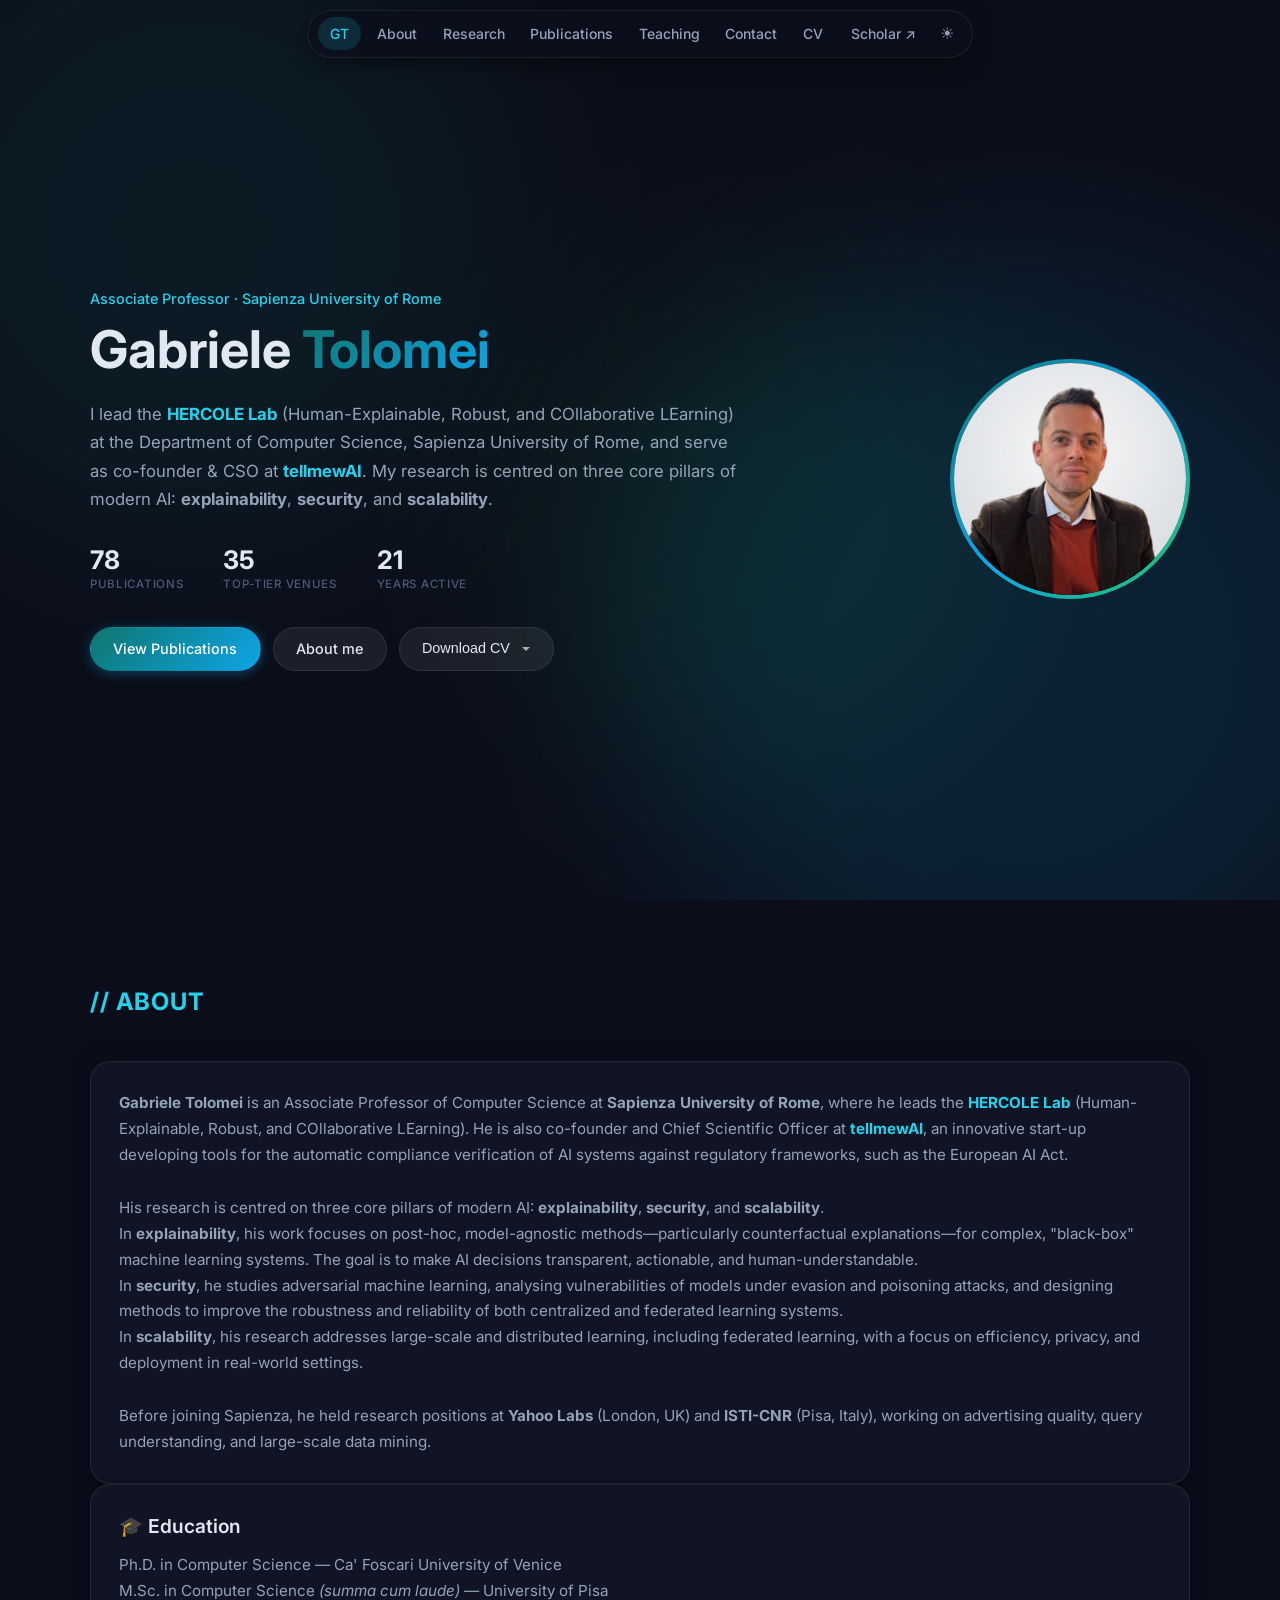
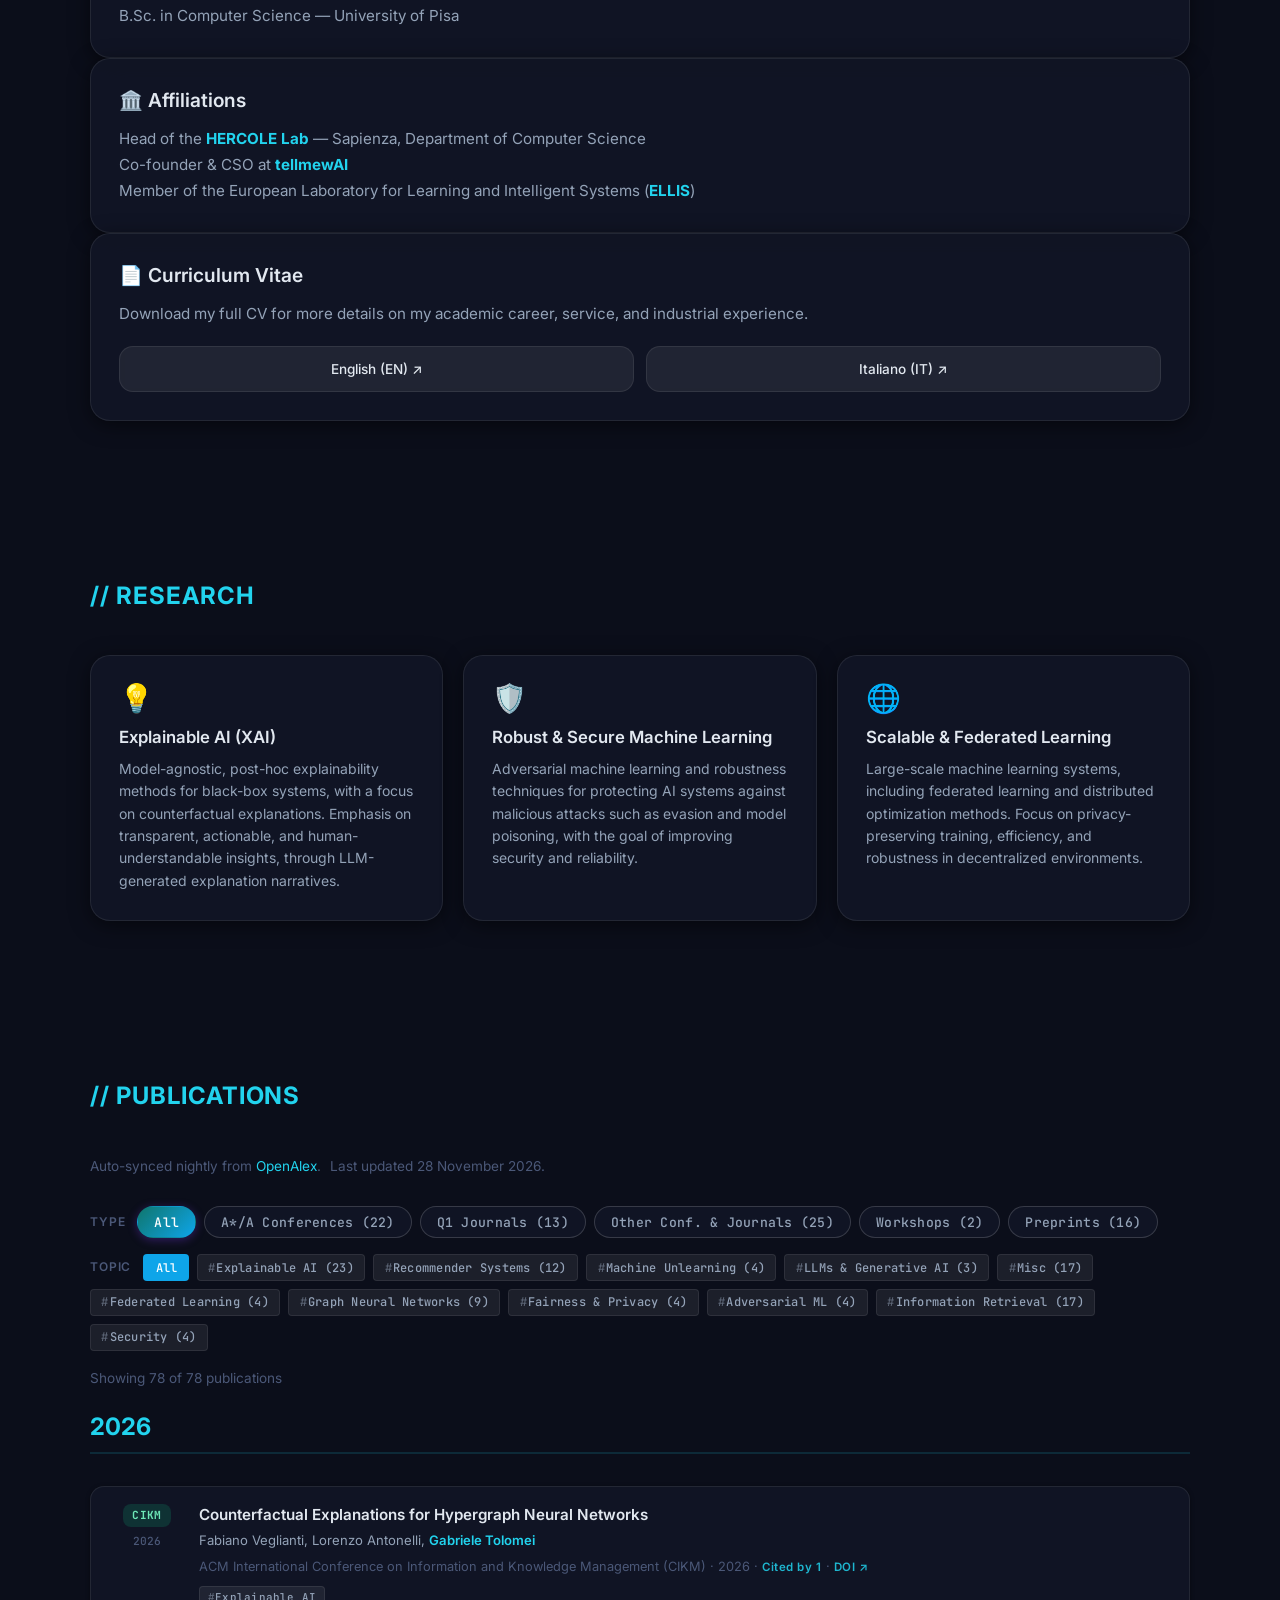
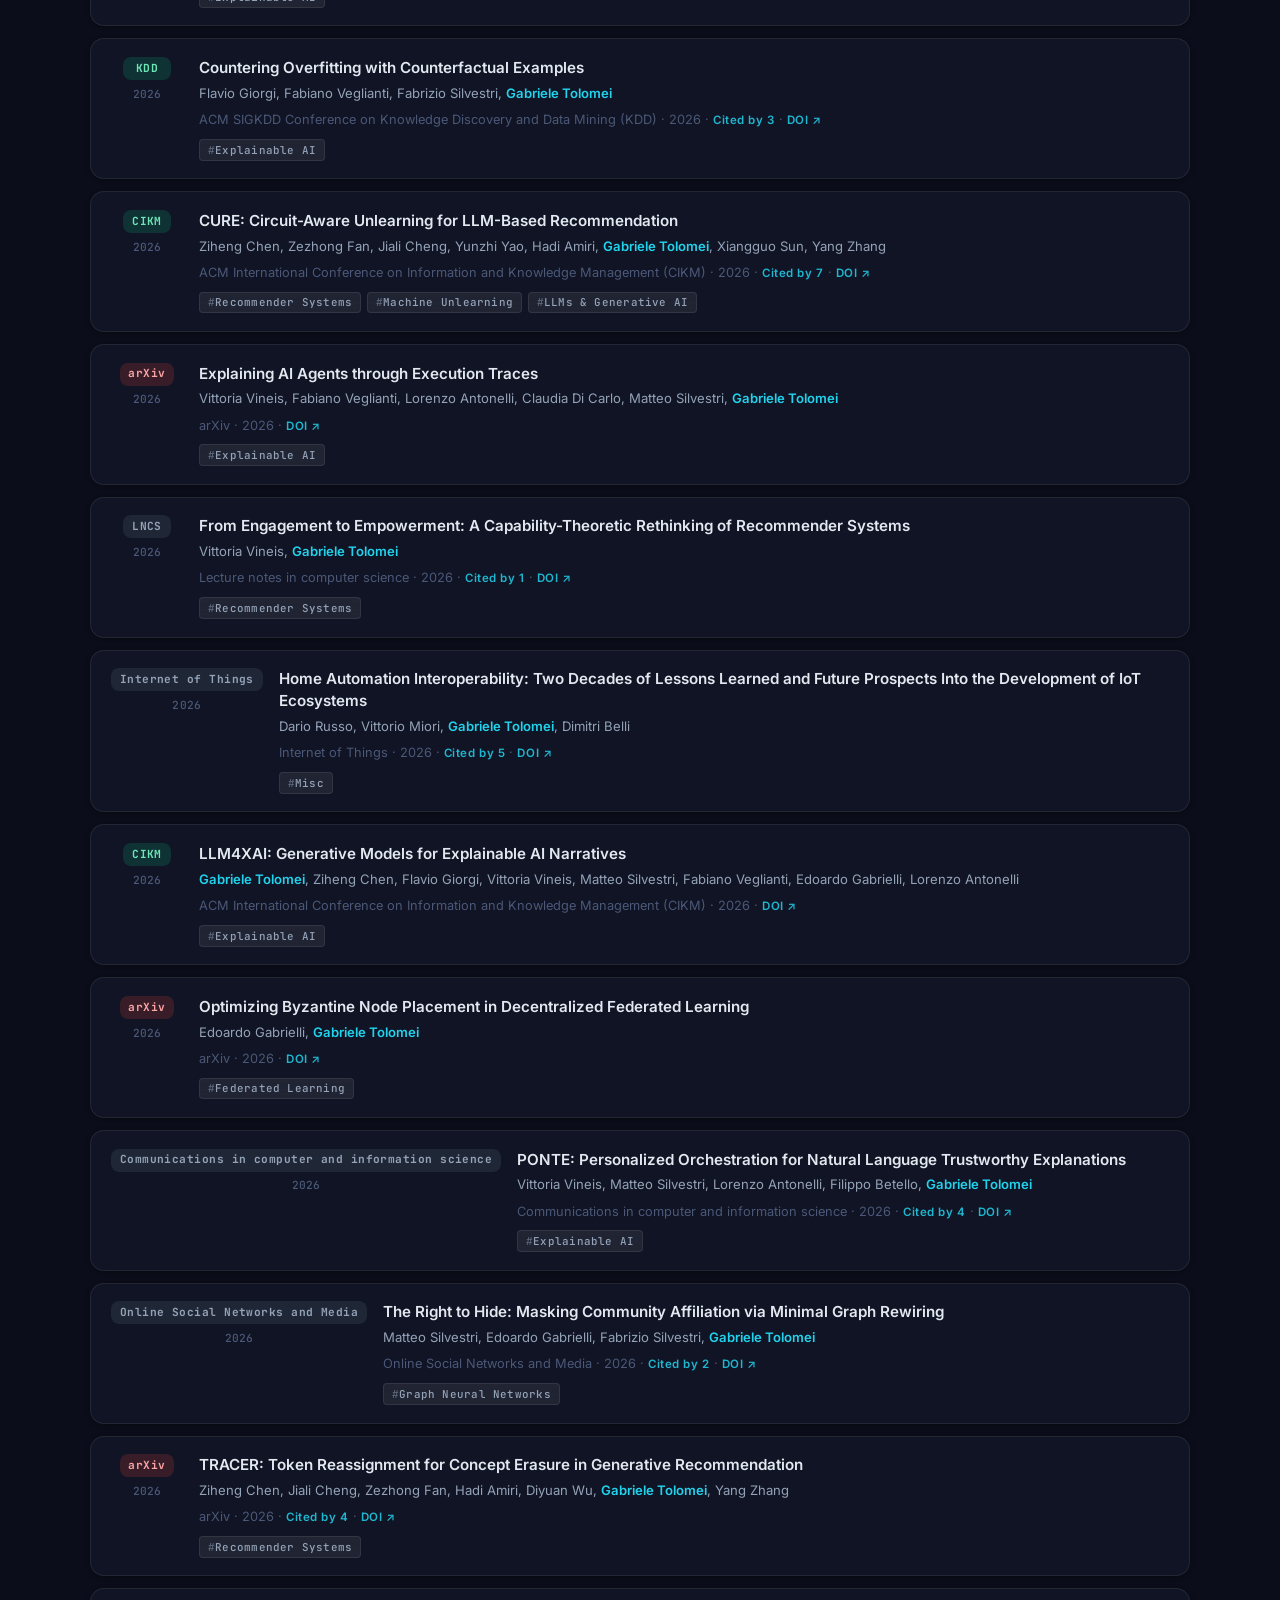
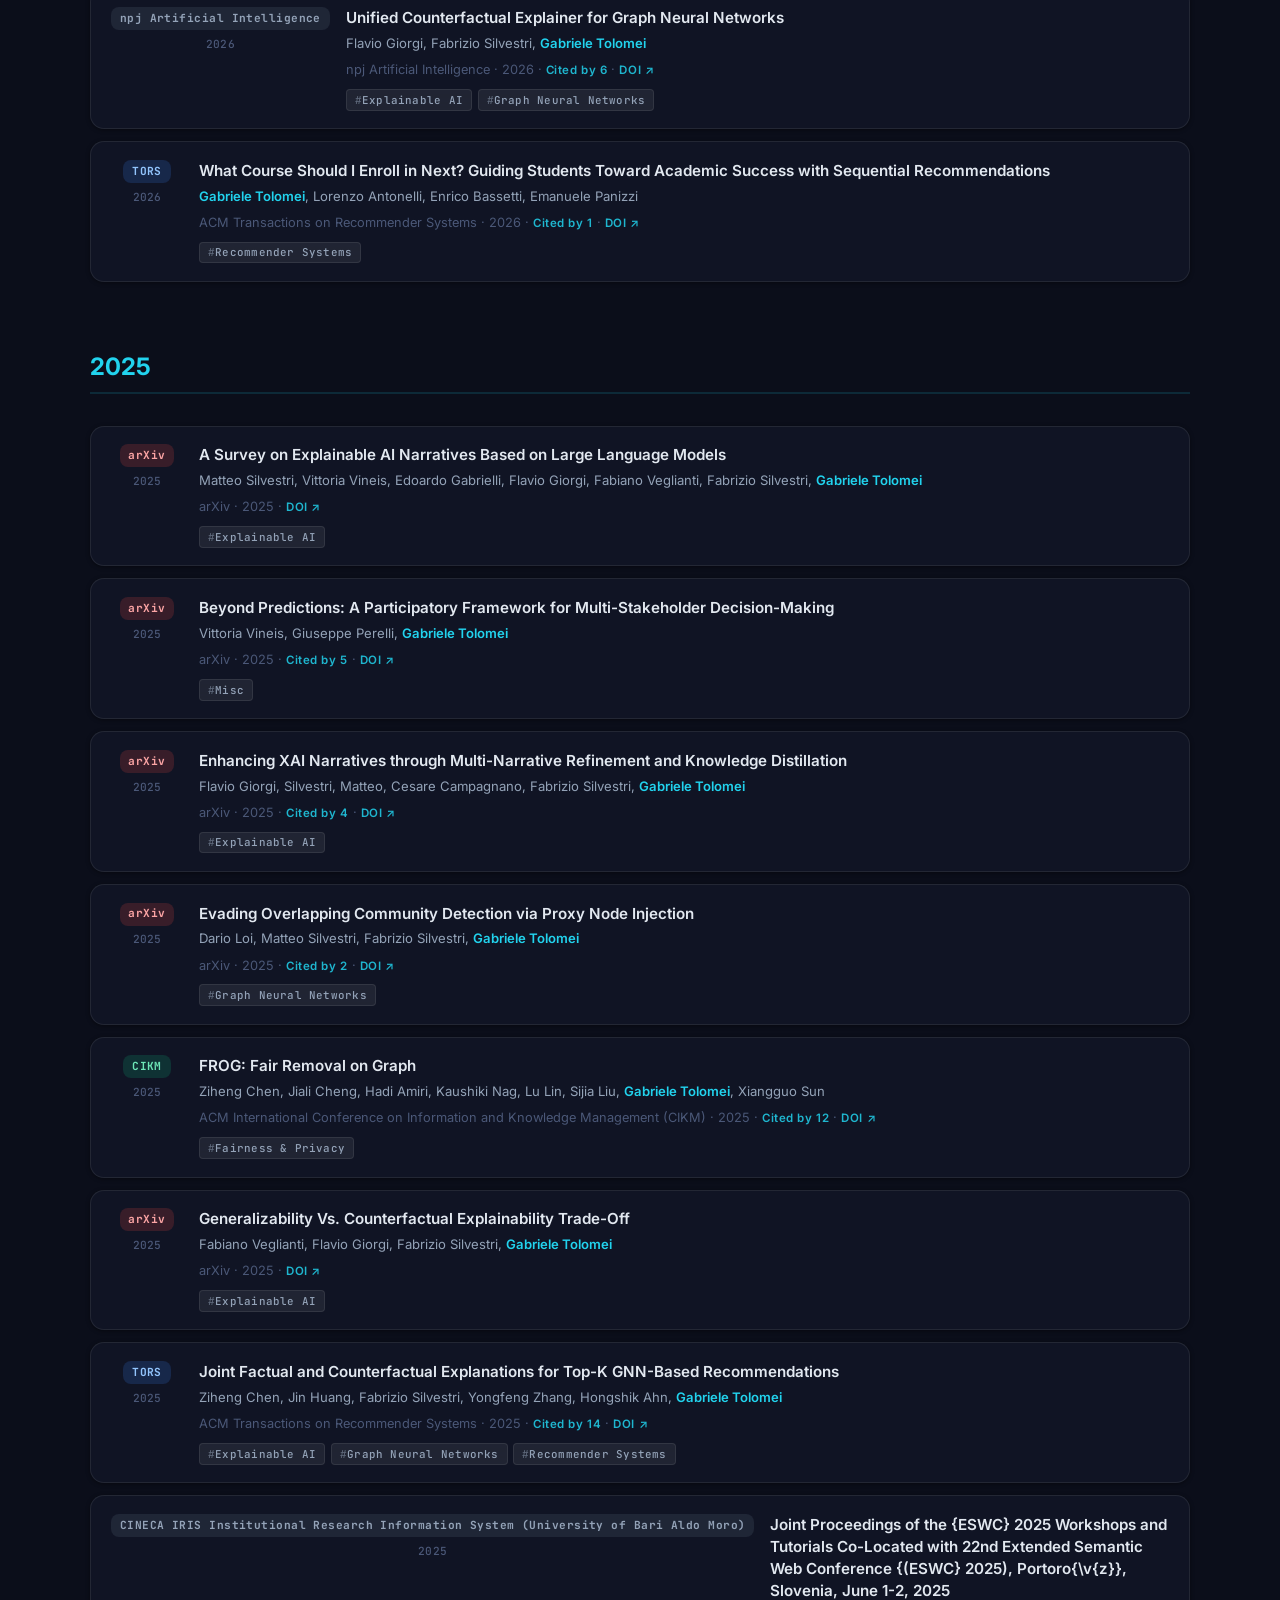
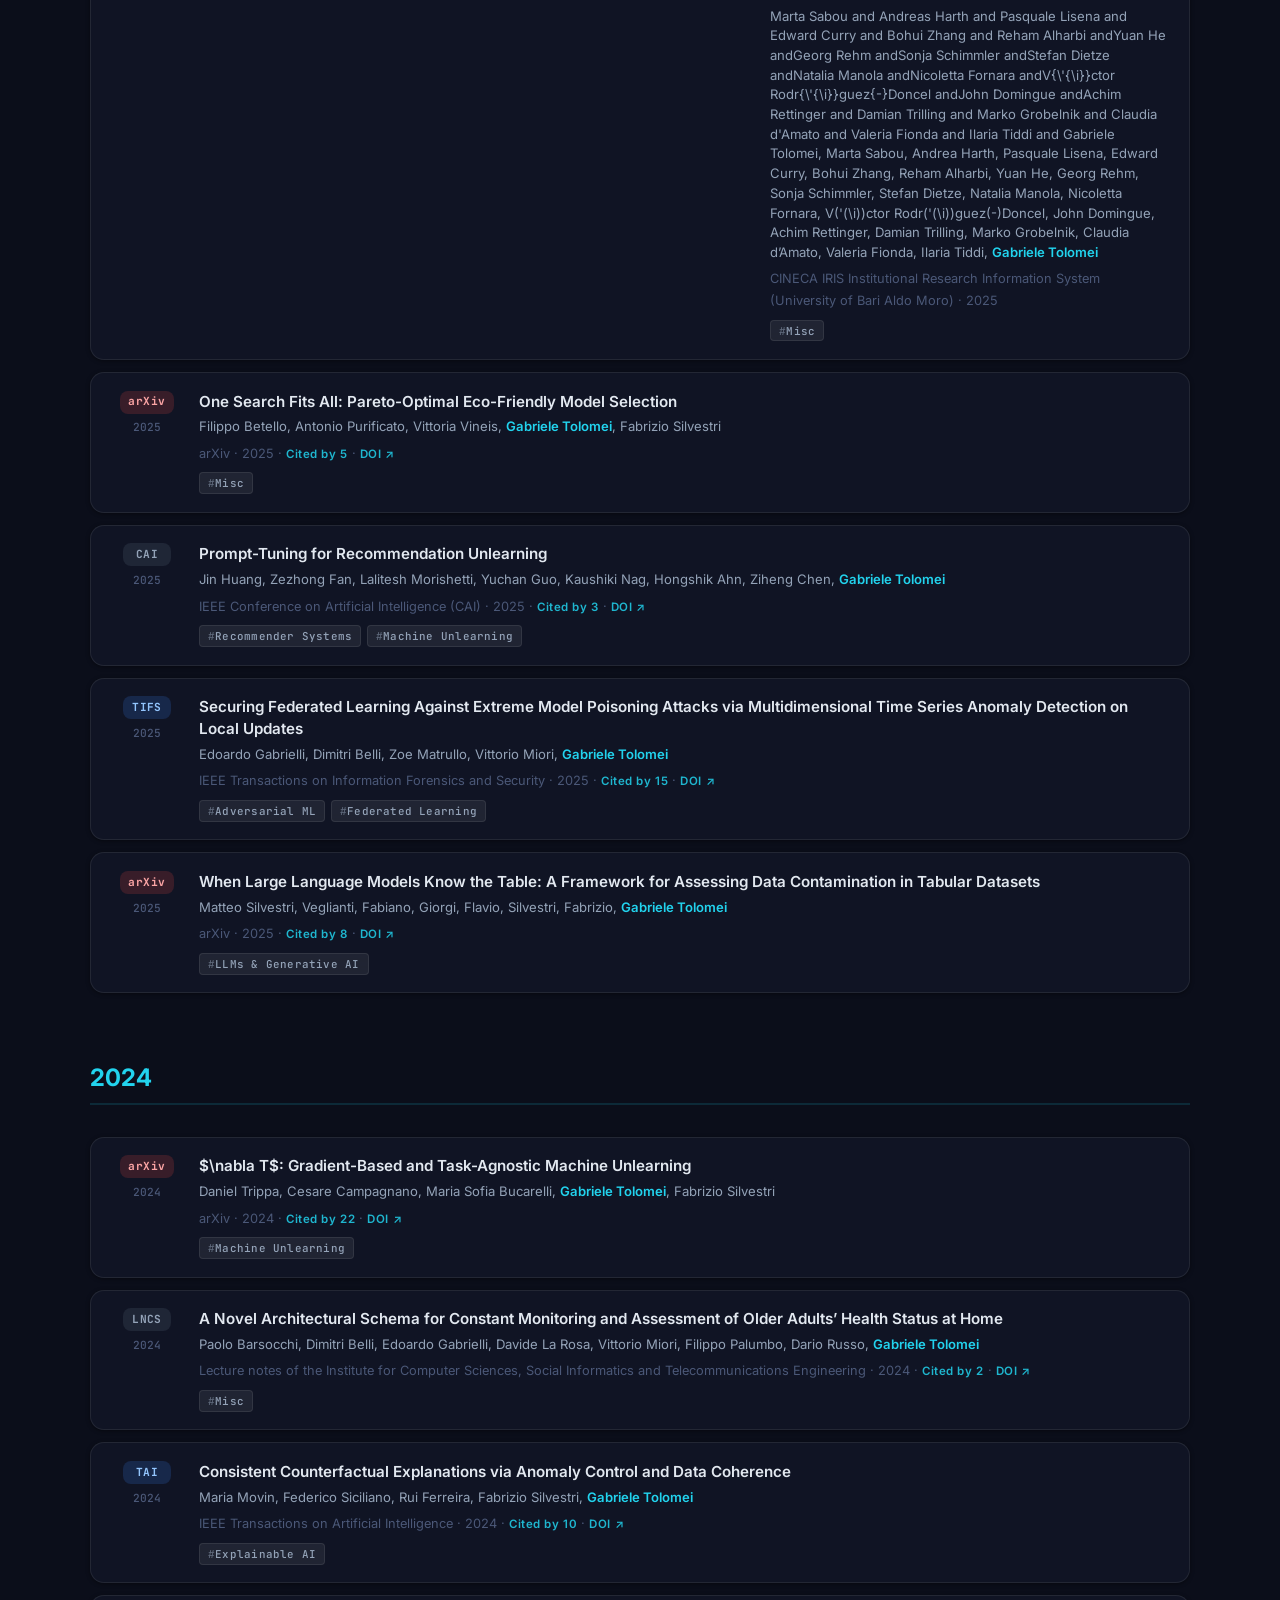
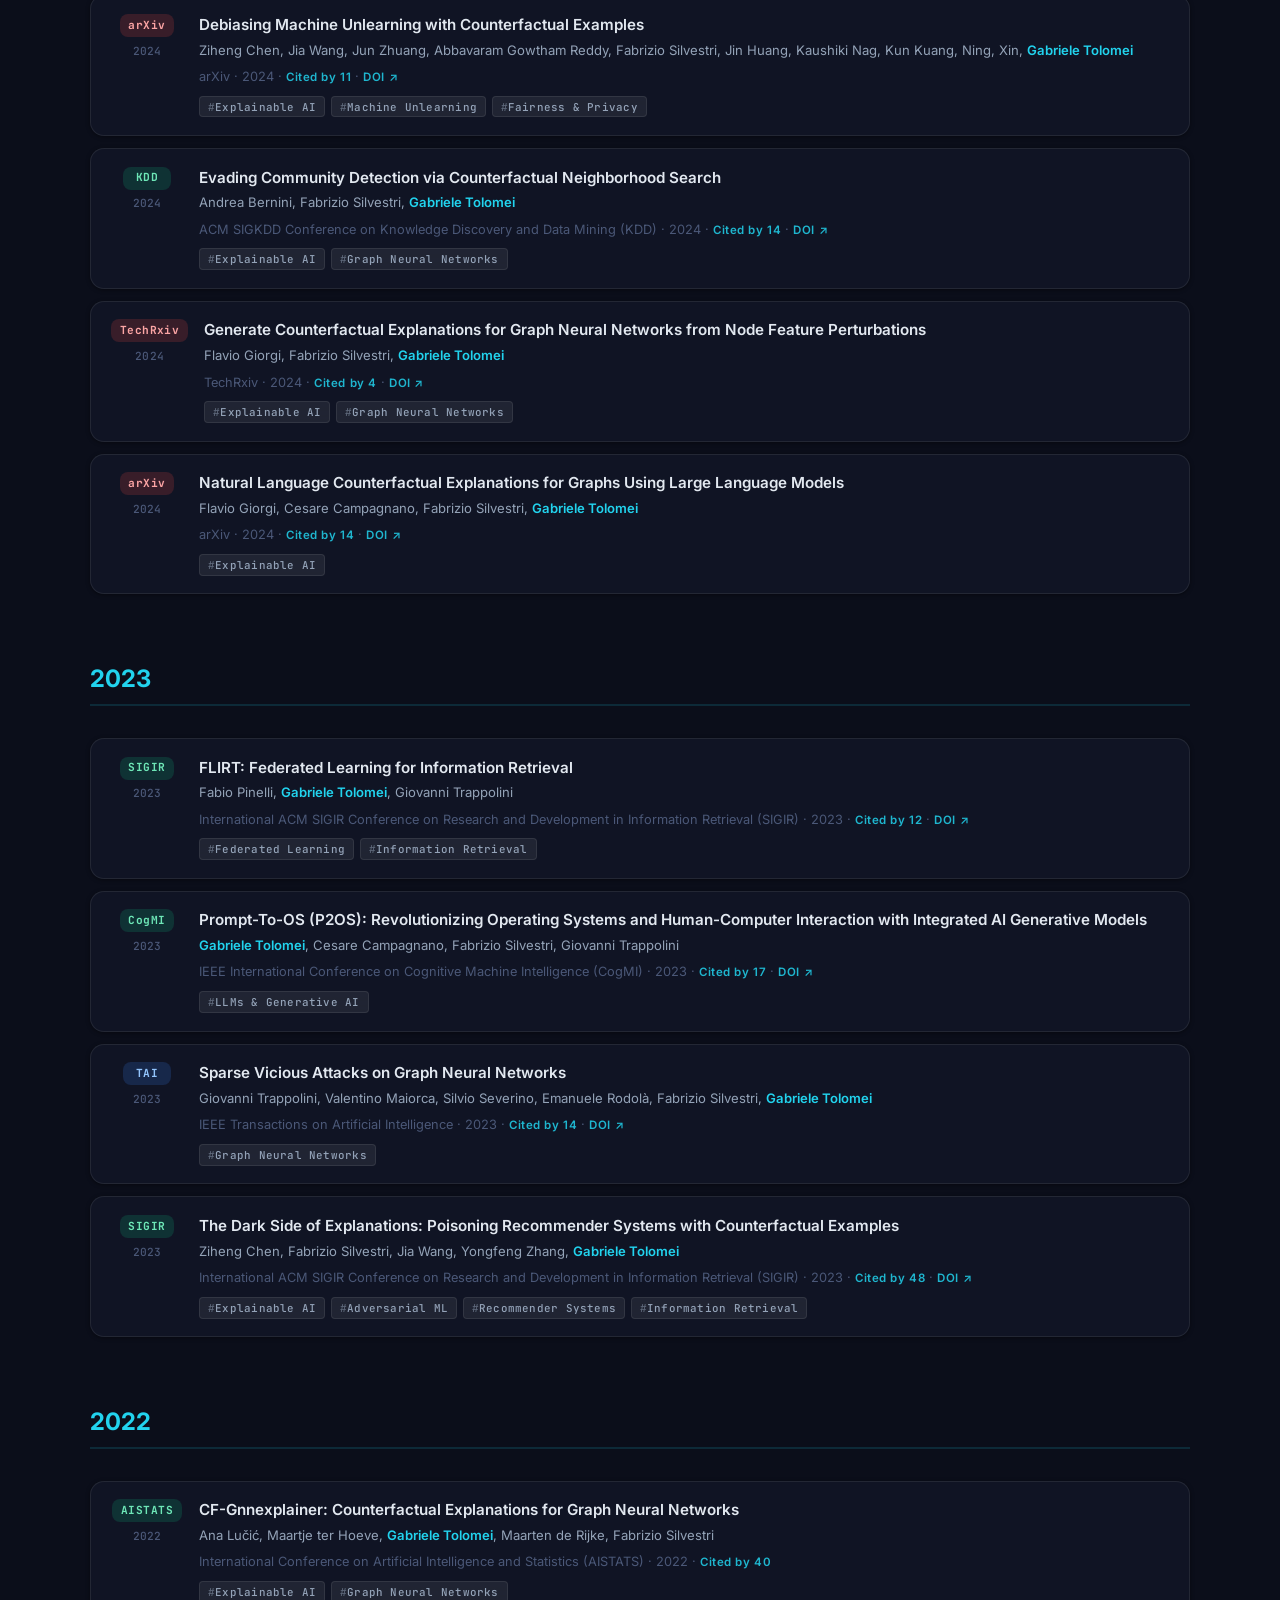
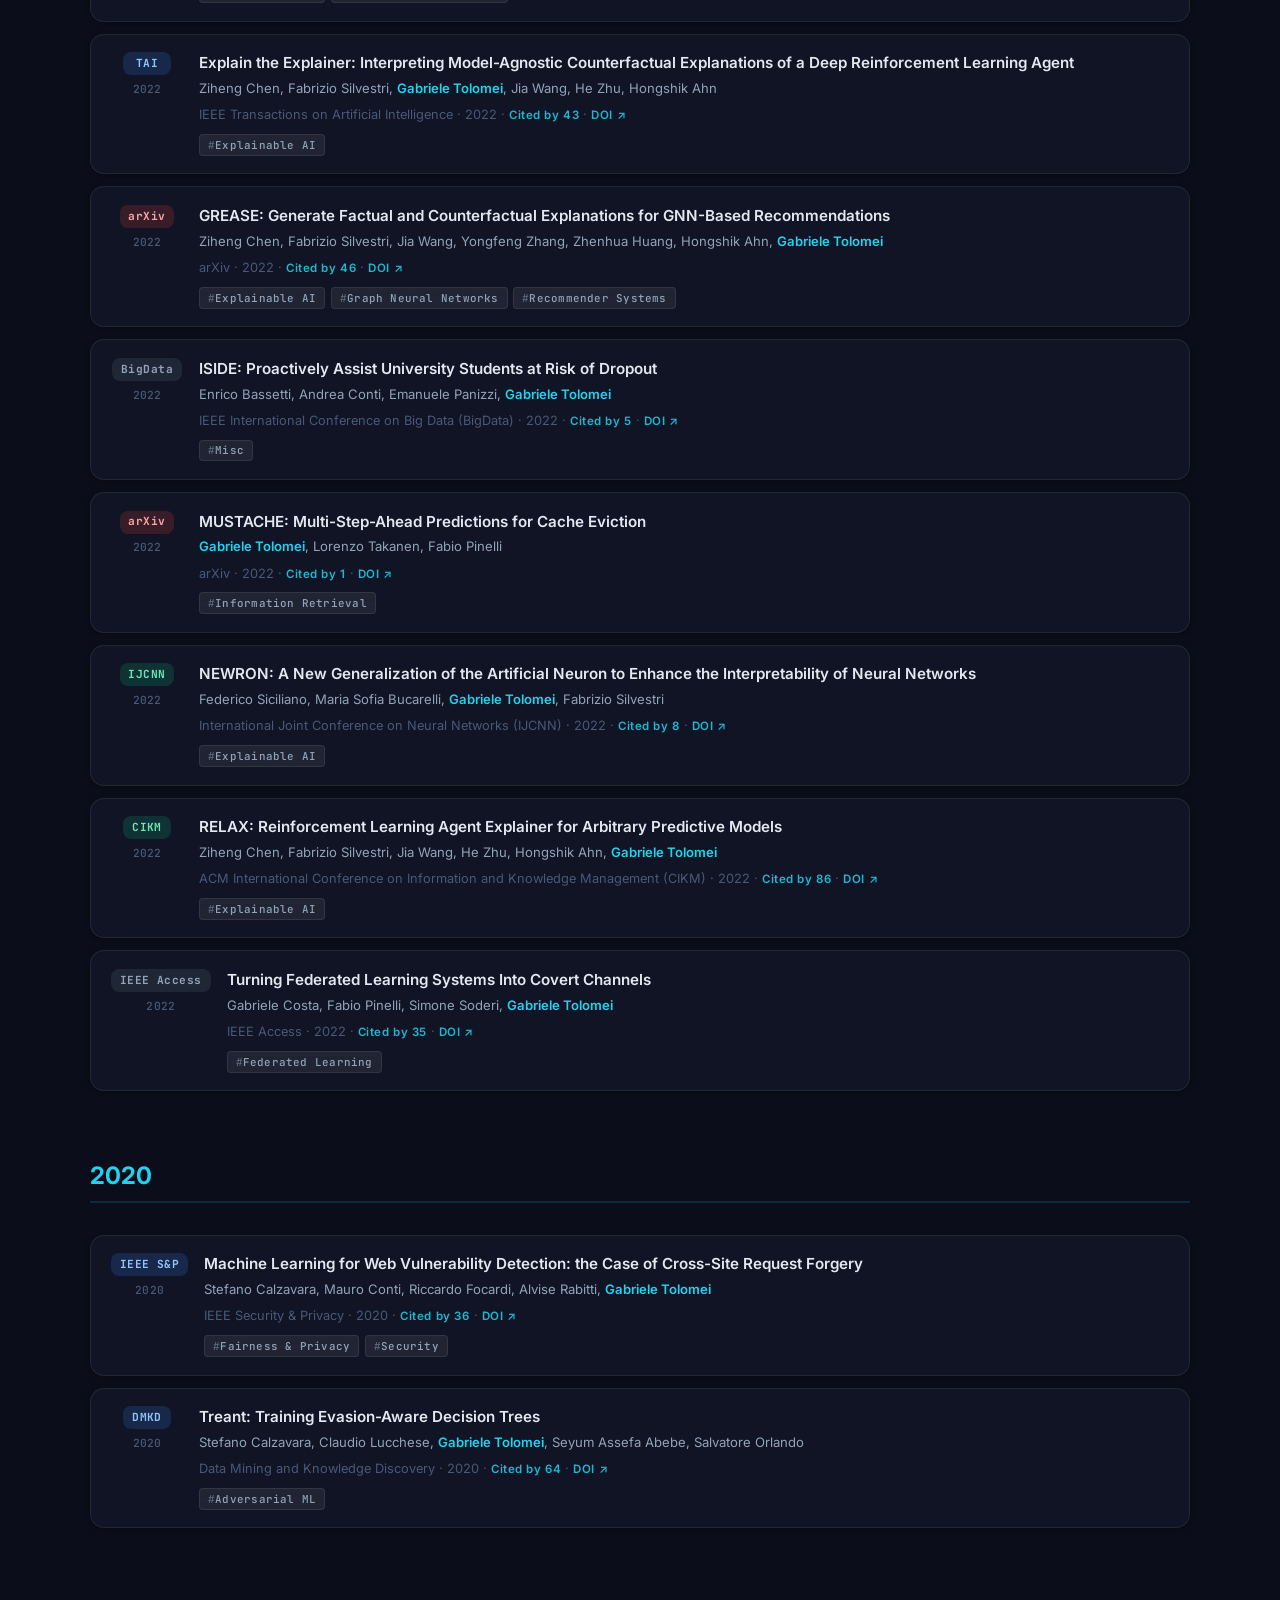
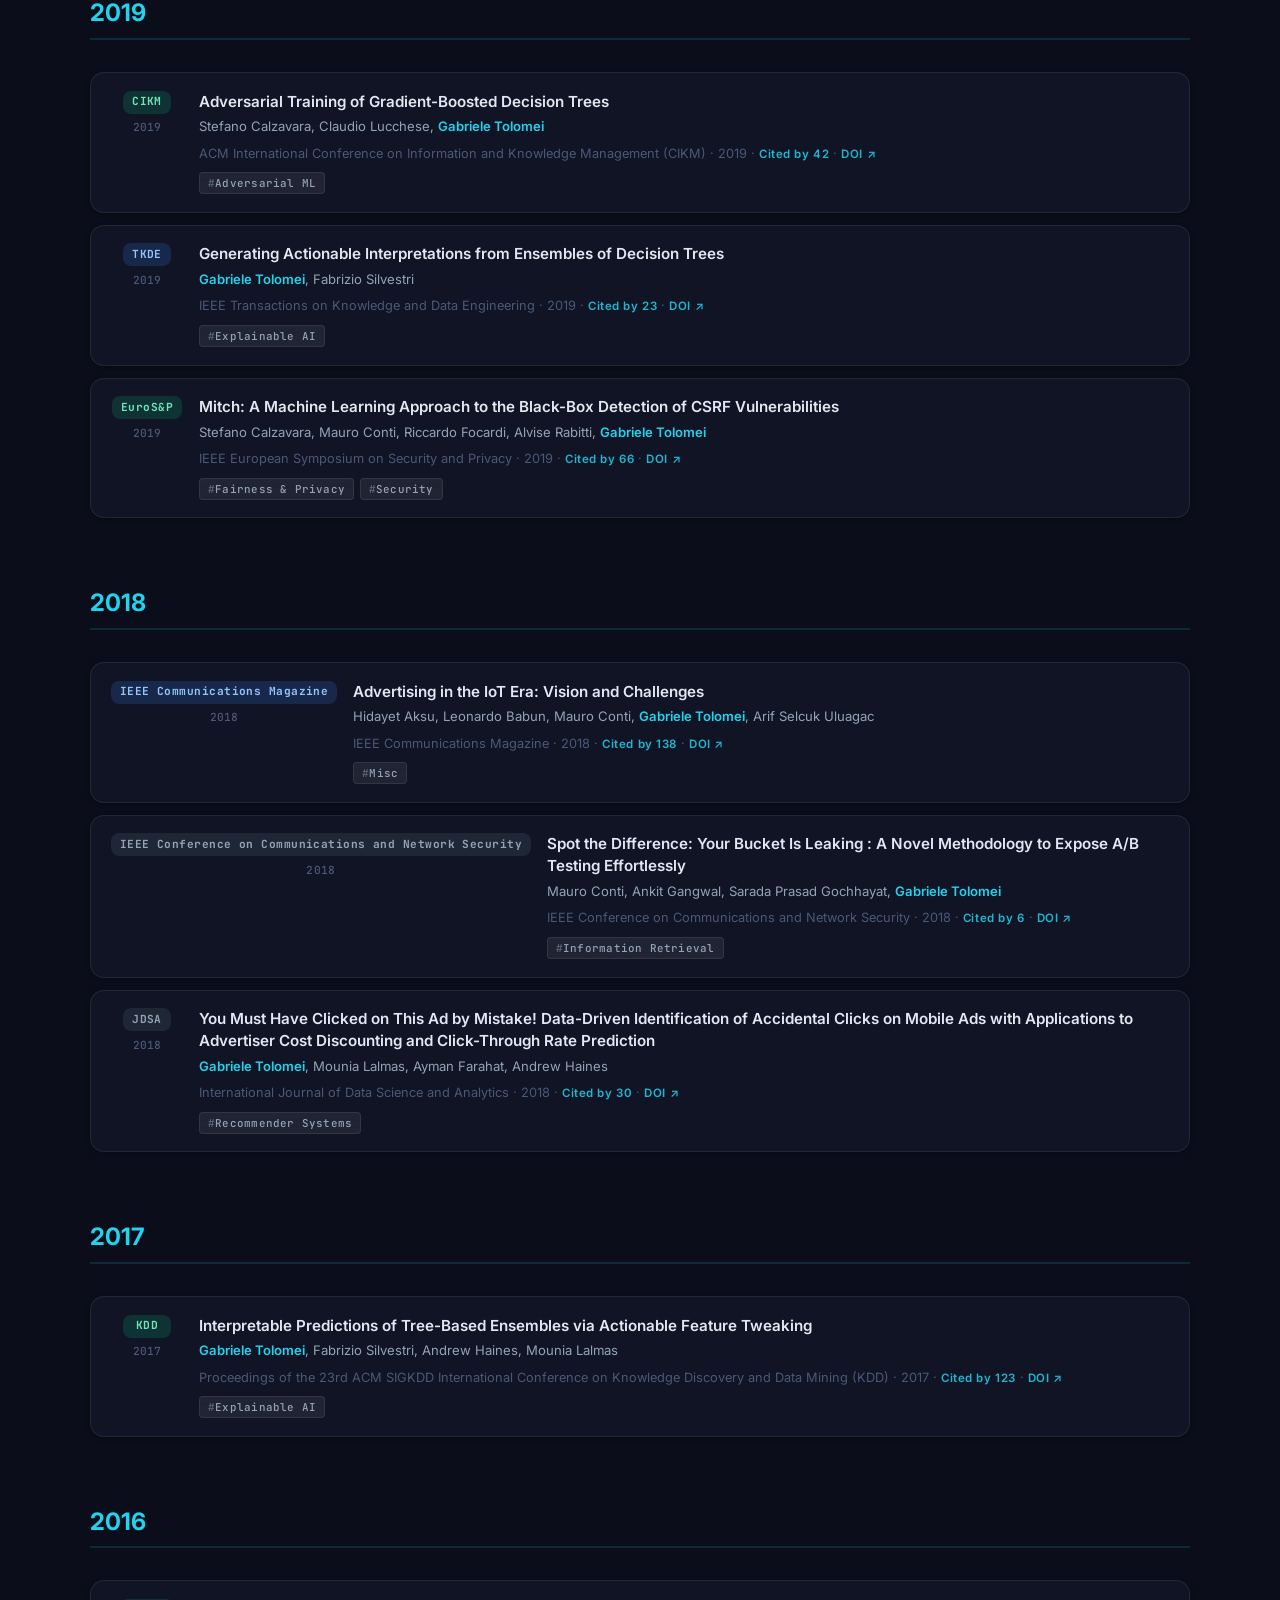
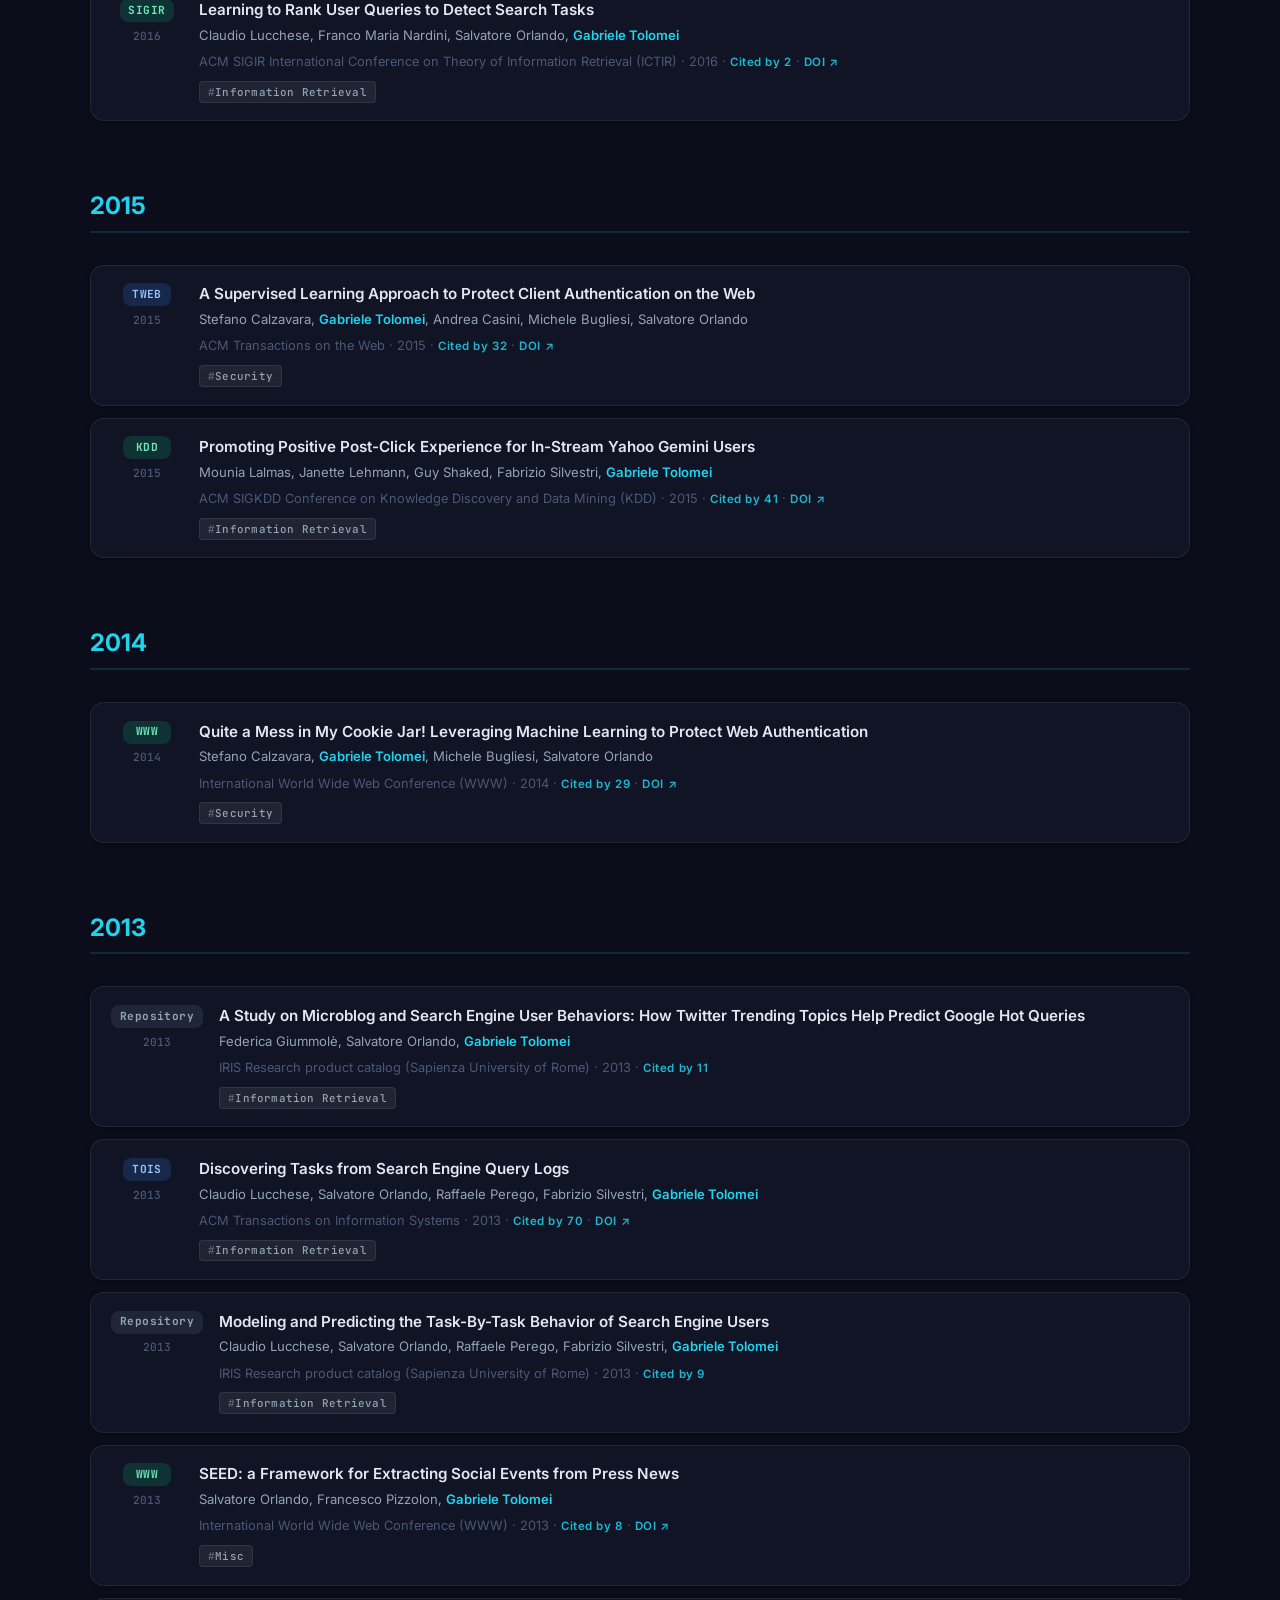
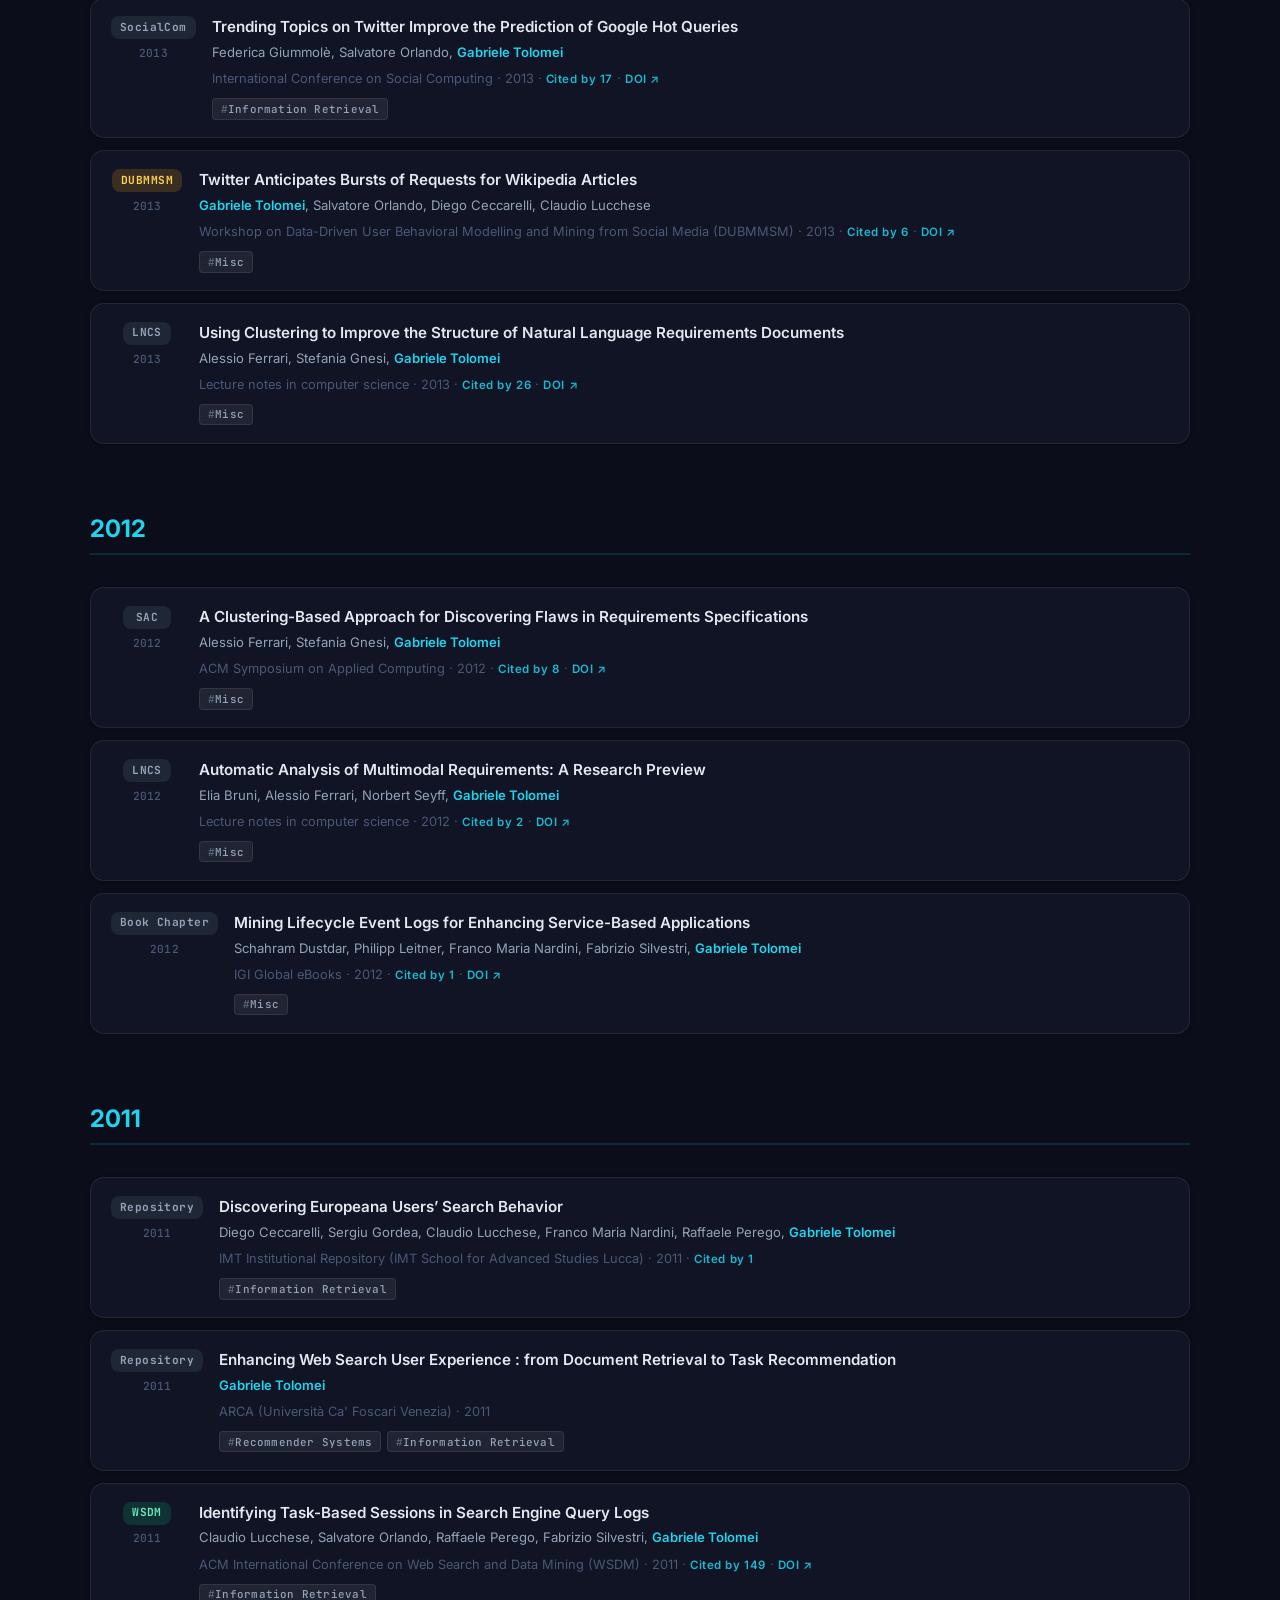
<file: index.html>
<!DOCTYPE html>
<html lang="en" data-theme="light">
<head>
  <meta charset="UTF-8">
  <meta name="viewport" content="width=device-width, initial-scale=1.0">

  <!-- Primary SEO ─────────────────────────────────────────────── -->
  <title>Gabriele Tolomei — Explainable AI · Adversarial ML · Federated Learning · Sapienza Rome</title>
  <meta name="description" content="Gabriele Tolomei is Associate Professor of Computer Science at Sapienza University of Rome, leading the HERCOLE Lab. Research spans explainable AI, adversarial machine learning, graph neural networks, federated learning, and recommender systems.">
  <meta name="keywords" content="Gabriele Tolomei, explainable AI, XAI, counterfactual explanations, adversarial machine learning, graph neural networks, federated learning, recommender systems, machine unlearning, Sapienza University, HERCOLE Lab, tellmewai, tellmewAI">
  <meta name="author" content="Gabriele Tolomei">
  <link rel="canonical" href="https://gtolomei.github.io/">

  <!-- Open Graph ──────────────────────────────────────────────── -->
  <meta property="og:type"        content="profile">
  <meta property="og:title"       content="Gabriele Tolomei — Explainable AI · Adversarial ML · Federated Learning">
  <meta property="og:description" content="Associate Professor at Sapienza University of Rome. Research on explainability, security, and scalability of machine learning systems.">
  <meta property="og:url"         content="https://gtolomei.github.io/">
  <meta property="og:image"       content="https://gtolomei.github.io/assets/img/profile.jpg">
  <meta property="og:site_name"   content="Gabriele Tolomei">
  <meta property="profile:first_name" content="Gabriele">
  <meta property="profile:last_name"  content="Tolomei">

  <!-- Twitter Card ────────────────────────────────────────────── -->
  <meta name="twitter:card"        content="summary">
  <meta name="twitter:site"        content="@gtolomei">
  <meta name="twitter:creator"     content="@gtolomei">
  <meta name="twitter:title"       content="Gabriele Tolomei — Explainable AI · Adversarial ML · Federated Learning">
  <meta name="twitter:description" content="Associate Professor at Sapienza University of Rome. Research on explainability, security, and scalability of ML systems.">
  <meta name="twitter:image"       content="https://gtolomei.github.io/assets/img/profile.jpg">

  <!-- Favicon ─────────────────────────────────────────────────── -->
  <link rel="icon" type="image/png" href="assets/img/favicon.png">
  <link rel="apple-touch-icon"      href="assets/img/favicon.png">

  <!-- Sitemap / robots ────────────────────────────────────────── -->
  <link rel="sitemap" type="application/xml" title="Sitemap" href="/sitemap.xml">

  <!-- Theme: set before first paint to avoid flash ────────────── -->
  <script>
    (function () {
      try {
        var stored = localStorage.getItem("theme-pref");
        if (stored) { document.documentElement.setAttribute("data-theme", stored); return; }
      } catch (_) {}
      var h = new Date().getUTCHours();
      document.documentElement.setAttribute("data-theme",
        (h >= 18 || h < 6) ? "dark" : "light");
    })();
  </script>

  <!-- Stylesheet ──────────────────────────────────────────────── -->
  <link rel="stylesheet" href="assets/css/style.css?v=1.0.1">

  <!-- Schema.org Person JSON-LD ───────────────────────────────── -->
  <script type="application/ld+json">
  {
    "@context": "https://schema.org",
    "@type": "Person",
    "name": "Gabriele Tolomei",
    "url": "https://gtolomei.github.io/",
    "image": "https://gtolomei.github.io/assets/img/profile.jpg",
    "email": "tolomei@di.uniroma1.it",
    "telephone": "+39 06 4925 5475",
    "jobTitle": "Associate Professor of Computer Science",
    "worksFor": {
      "@type": "Organization",
      "name": "Sapienza University of Rome",
      "url": "https://www.uniroma1.it"
    },
    "alumniOf": {
      "@type": "Organization",
      "name": "Sapienza University of Rome"
    },
    "sameAs": [
      "https://scholar.google.com/citations?user=Y2R2DXEAAAAJ",
      "https://orcid.org/0000-0001-7471-6659",
      "https://www.linkedin.com/in/gabrieletolomei/",
      "https://twitter.com/gtolomei",
      "https://www.researchgate.net/profile/Gabriele-Tolomei",
      "https://dblp.org/pid/72/7456.html"
    ],
    "knowsAbout": [
      "Explainable Artificial Intelligence",
      "Counterfactual Explanations",
      "Adversarial Machine Learning",
      "Graph Neural Networks",
      "Federated Learning",
      "Recommender Systems",
      "Machine Unlearning",
      "Information Retrieval",
      "Fairness in AI",
      "Large Language Models"
    ]
  }
  </script>
</head>

<body>

<!-- ── Background Orbs ── -->
<div class="bg-orbs" aria-hidden="true">
  <div class="orb orb-1"></div>
  <div class="orb orb-2"></div>
  <div class="orb orb-3"></div>
</div>


<!-- ════════════════════════════════════════════════════════════
     NAVIGATION
═════════════════════════════════════════════════════════════ -->
<nav id="navbar" aria-label="Primary navigation">
  <div class="nav-pill">
    <a class="nav-brand" href="#home" aria-label="Gabriele Tolomei — home">GT</a>
    <ul role="list">
      <li><a href="#about">About</a></li>
      <li><a href="#research">Research</a></li>
      <li><a href="#publications">Publications</a></li>
      <li><a href="#teaching">Teaching</a></li>
      <li><a href="#contact">Contact</a></li>
      <li class="nav-dropdown">
        <a href="#" class="nav-cv-trigger" aria-haspopup="true" aria-expanded="false">CV</a>
        <div class="nav-dropdown-content">
          <a href="assets/docs/Gabriele_Tolomei_CV_EN.pdf" target="_blank" rel="noopener">English (EN)</a>
          <a href="assets/docs/Gabriele_Tolomei_CV_IT.pdf" target="_blank" rel="noopener">Italiano (IT)</a>
        </div>
      </li>
    </ul>
    <a class="nav-scholar"
       href="https://scholar.google.com/citations?user=Y2R2DXEAAAAJ"
       target="_blank" rel="noopener" aria-label="Google Scholar profile">Scholar ↗</a>
    <button id="theme-toggle" aria-label="Toggle colour theme">🌙</button>
  </div>
</nav>


<!-- ════════════════════════════════════════════════════════════
     HERO
═════════════════════════════════════════════════════════════ -->
<section id="home" class="hero" aria-label="Introduction">
  <div class="hero-content">
    <div class="hero-text">
      <p class="hero-role">Associate Professor · Sapienza University of Rome</p>
      <h1 class="hero-name">Gabriele <span class="gradient-text">Tolomei</span></h1>
      <p class="hero-bio">
        I lead the <strong><a href="https://hercolelab.netlify.app/" target="_blank" rel="noopener">HERCOLE Lab</a></strong>
        (Human-Explainable, Robust, and COllaborative LEarning) at the
        Department of Computer Science, Sapienza University of Rome, and serve
        as co-founder &amp; CSO at <strong><a href="https://tellmewai.com" target="_blank" rel="noopener">tellmewAI</a></strong>. My research is centred on three core pillars of modern AI:
        <strong>explainability</strong>, <strong>security</strong>, and
        <strong>scalability</strong>.
      </p>

      <!-- Stats — values filled by publications.js; h-index &amp; citations are updated manually -->
      <div class="hero-stats" aria-label="Research metrics">
        <div class="stat">
          <span id="stat-total" class="stat-value">—</span>
          <span class="stat-label">Publications</span>
        </div>
        <div class="stat">
          <span id="stat-astar" class="stat-value">—</span>
          <span class="stat-label">Top-tier Venues</span>
        </div>
        <!-- <div class="stat">
          <span id="stat-q1" class="stat-value">—</span>
          <span class="stat-label">Q1 Journals</span>
        </div> -->
        <!-- Update h-index and citations from Google Scholar -->
        <!-- This is highly unreliable since the `scholarly` Python lib often ends up failing -->
        <!-- <div class="stat">
          <span id="stat-hindex" class="stat-value" title="Update from Google Scholar">—</span>
          <span class="stat-label">h-index</span>
        </div>
        <div class="stat">
          <span id="stat-citations" class="stat-value" title="Update from Google Scholar">-</span>
          <span class="stat-label">Citations</span>
        </div> -->
        <div class="stat">
          <span id="stat-years" class="stat-value">—</span>
          <span class="stat-label">Years active</span>
        </div>
      </div>

      <div class="hero-links">
        <a href="#publications" class="btn btn-primary">View Publications</a>
        <a href="#about"        class="btn btn-ghost">About me</a>
        <div class="dropdown">
          <button class="btn btn-ghost dropdown-trigger" aria-haspopup="true" aria-expanded="false">
            <span>Download CV</span>
            <span class="dropdown-arrow"></span>
          </button>
          <div class="dropdown-content">
            <a href="assets/docs/Gabriele_Tolomei_CV_EN.pdf" target="_blank" rel="noopener">English (PDF)</a>
            <a href="assets/docs/Gabriele_Tolomei_CV_IT.pdf" target="_blank" rel="noopener">Italiano (PDF)</a>
          </div>
        </div>
      </div>
    </div>

    <div class="hero-photo">
      <div class="photo-ring">
        <img src="assets/img/profile.jpg"
             alt="Portrait of Gabriele Tolomei"
             width="240" height="240"
             loading="eager">
      </div>
    </div>
  </div>
</section>


<!-- ════════════════════════════════════════════════════════════
     ABOUT
═════════════════════════════════════════════════════════════ -->
<section id="about" class="section" aria-labelledby="about-title">
  <div class="container">
    <h2 class="section-label" id="about-title">// About</h2>

      <div class="about-card about-full">
        <p>
          <strong>Gabriele Tolomei</strong> is an Associate Professor of Computer Science
          at <strong>Sapienza University of Rome</strong>, where he leads the
          <strong><a href="https://hercolelab.netlify.app/" target="_blank" rel="noopener">HERCOLE Lab</a></strong>
          (Human-Explainable, Robust, and COllaborative LEarning). 
          He is also co-founder and Chief Scientific Officer at <strong><a href="https://tellmewai.com" target="_blank" rel="noopener">tellmewAI</a></strong>, an innovative start-up developing tools for the automatic compliance verification of AI systems against regulatory frameworks, such as the European AI Act.
        </p>
        <br>
        <p>  
          His research is centred on three core pillars of modern AI: <strong>explainability</strong>,
          <strong>security</strong>, and <strong>scalability</strong>.
        </p>
        <p>
          In <strong>explainability</strong>, his work focuses on post-hoc,
          model-agnostic methods—particularly counterfactual explanations—for complex, "black-box"
          machine learning systems.
          The goal is to make AI decisions transparent, actionable, and human-understandable.
        </p>
        <p>
          In <strong>security</strong>, he studies adversarial machine learning,
          analysing vulnerabilities of models under evasion and poisoning attacks,
          and designing methods to improve the robustness and reliability of both
          centralized and federated learning systems.
        </p>
        <p>
          In <strong>scalability</strong>, his research addresses large-scale and
          distributed learning, including federated learning, with a focus on efficiency, privacy, and deployment
          in real-world settings.
        </p>
        <br>
        <p>Before joining Sapienza, he held research positions at <strong>Yahoo Labs</strong> (London, UK) and 
          <strong>ISTI-CNR</strong> (Pisa, Italy), working on advertising quality, query understanding, and large-scale data mining.
        </p>
      </div>
      <div class="about-card">
        <h3>🎓 Education</h3>
        <p>
          Ph.D. in Computer Science — Ca' Foscari University of Venice<br>
          M.Sc. in Computer Science <em>(summa cum laude)</em> — University of Pisa<br>
          B.Sc. in Computer Science — University of Pisa
        </p>
      </div>

      <div class="about-card">
        <h3>🏛️ Affiliations</h3>
        <p>
          Head of the <strong><a href="https://hercolelab.netlify.app/" target="_blank" rel="noopener">HERCOLE Lab</a></strong> — Sapienza, Department of Computer Science<br>
          Co-founder &amp; CSO at <strong><a href="https://tellmewai.com" target="_blank" rel="noopener">tellmewAI</a></strong><br>
          Member of the European Laboratory for Learning and Intelligent Systems (<strong><a href="https://ellis.eu/person/gabriele-tolomei" target="_blank" rel="noopener">ELLIS</a></strong>)
        </p>
      </div>

      <div class="about-card cv-card">
        <h3>📄 Curriculum Vitae</h3>
        <p>Download my full CV for more details on my academic career, service, and industrial experience.</p>
        <div class="cv-links">
          <a href="assets/docs/Gabriele_Tolomei_CV_EN.pdf" target="_blank" rel="noopener" class="btn-cv">English (EN) ↗</a>
          <a href="assets/docs/Gabriele_Tolomei_CV_IT.pdf" target="_blank" rel="noopener" class="btn-cv">Italiano (IT) ↗</a>
        </div>
      </div>
    </div>
  </div>
</section>


<!-- ════════════════════════════════════════════════════════════
     RESEARCH
═════════════════════════════════════════════════════════════ -->
<section id="research" class="section" aria-labelledby="research-title">
  <div class="container">
    <h2 class="section-label" id="research-title">// Research</h2>

  <div class="research-grid">

    <div class="research-card">
      <div class="research-icon">💡</div>
      <h3>Explainable AI (XAI)</h3>
      <p>
        Model-agnostic, post-hoc explainability methods for black-box systems, with a focus on counterfactual explanations. Emphasis on transparent, actionable, and human-understandable insights, through LLM-generated explanation narratives.
      </p>
    </div>

    <div class="research-card">
      <div class="research-icon">🛡️</div>
      <h3>Robust &amp; Secure Machine Learning</h3>
      <p>
        Adversarial machine learning and robustness techniques for protecting AI systems against malicious attacks such as evasion and model poisoning, with the goal of improving security and reliability.
      </p>
    </div>

    <div class="research-card">
      <div class="research-icon">🌐</div>
      <h3>Scalable &amp; Federated Learning</h3>
      <p>
        Large-scale machine learning systems, including federated learning and distributed optimization methods. Focus on privacy-preserving training, efficiency, and robustness in decentralized environments.
      </p>
    </div>

    </div>
  </div>
</section>


<!-- ════════════════════════════════════════════════════════════
     PUBLICATIONS
═════════════════════════════════════════════════════════════ -->
<section id="publications" class="section" aria-labelledby="pub-title">
  <div class="container">
    <h2 class="section-label" id="pub-title">// Publications</h2>

    <p class="pub-meta">
      Auto-synced nightly from
      <a href="https://openalex.org/" target="_blank" rel="noopener">OpenAlex</a>.
      <span id="pub-last-updated"></span>
    </p>

    <!-- Type filter -->
    <div id="type-filter"
         class="filter-row"
         role="group"
         aria-label="Filter by publication type">
    </div>

    <!-- Topic filter -->
    <div id="topic-filter"
         class="filter-row"
         role="group"
         aria-label="Filter by research topic">
    </div>

    <p id="pub-count" class="pub-count" aria-live="polite"></p>

    <!-- Publication cards injected here by publications.js -->
    <div id="pub-list" role="list" aria-label="Publications list">
      <p class="pub-empty">Loading publications…</p>
    </div>
  </div>
</section>


<!-- ════════════════════════════════════════════════════════════
     TEACHING
═════════════════════════════════════════════════════════════ -->
<section id="teaching" class="section" aria-labelledby="teaching-title">
  <div class="container">
    <h2 class="section-label" id="teaching-title">// Teaching</h2>

    <p style="color:var(--text-muted);margin-bottom:2rem;max-width:120ch">
      I currently teach the following courses at Sapienza University of Rome.
      I am the advisor of six Ph.D. candidates, and I also supervise B.Sc. and M.Sc. theses on topics including explainable AI,
      adversarial robustness, and federated learning.
      Prospective students are welcome to reach out!
    </p>

    <div class="teaching-grid">

      <div class="teaching-card">
        <span class="badge-lang">IT</span>
        <h3>Sistemi Operativi (Operating Systems)</h3>
        <p>
          Bachelor's Degree in Computer Science
          (Laurea Triennale in Informatica).
          Covers process management, memory, file systems, and concurrency.
        </p>
        <a class="teaching-link"
           href="teaching/os.html">Course page</a>
      </div>

      <div class="teaching-card">
        <span class="badge-lang">EN</span>
        <h3>Big Data Computing</h3>
        <p>
          Master's Degree in Computer Science
          (Laurea Magistrale in Informatica).
          Large-scale data processing, distributed computing frameworks,
          and scalable ML pipelines.
        </p>
        <a class="teaching-link"
           href="teaching/bdc.html">Course page</a>
      </div>

    </div>
  </div>
</section>


<!-- ════════════════════════════════════════════════════════════
     CONTACT
═════════════════════════════════════════════════════════════ -->
<section id="contact" class="section" aria-labelledby="contact-title">
  <div class="container">
    <h2 class="section-label" id="contact-title">// Contact</h2>

    <div class="contact-grid">

      <div class="contact-block">
        <h3>Office</h3>
        <address>
          Department of Computer Science<br>
          Sapienza University of Rome<br>
          Viale Regina Elena, 295<br>
          Building E — 1st Floor — Room 106<br>
          00161 Rome, Italy
        </address>
      </div>

      <div class="contact-block">
        <h3>Reach me</h3>
        <p>
          <a href="mailto:tolomei@di.uniroma1.it">tolomei@di.uniroma1.it</a><br>
          <a href="tel:+390649255475">+39 06 4925 5475</a>
        </p>

        <div class="social-links" aria-label="External profiles">
          <a class="social-link"
             href="https://dblp.org/pid/72/7456.html"
             target="_blank" rel="noopener">DBLP</a>
          <a class="social-link"
             href="https://scholar.google.com/citations?user=Y2R2DXEAAAAJ"
             target="_blank" rel="noopener">Scholar</a>
          <a class="social-link"
             href="https://orcid.org/0000-0001-7471-6659"
             target="_blank" rel="noopener">ORCID</a>
          <a class="social-link"
             href="https://www.linkedin.com/in/gabrieletolomei/"
             target="_blank" rel="noopener">LinkedIn</a>
          <a class="social-link"
             href="https://twitter.com/gtolomei"
             target="_blank" rel="noopener">X / Twitter</a>
          <a class="social-link"
             href="https://www.researchgate.net/profile/Gabriele-Tolomei"
             target="_blank" rel="noopener">ResearchGate</a>
          <a class="social-link"
             href="https://github.com/gtolomei"
             target="_blank" rel="noopener">GitHub</a>
        </div>
      </div>

    </div>
  </div>
</section>


<!-- ════════════════════════════════════════════════════════════
     FOOTER
═════════════════════════════════════════════════════════════ -->
<footer>
  <p>
    © <span id="footer-year"></span> Gabriele Tolomei ·
    Built with static HTML &amp; auto-synced via GitHub Actions ·
    <a href="https://github.com/gtolomei/gtolomei.github.io" target="_blank" rel="noopener">Source</a>
  </p>
  <script>document.getElementById("footer-year").textContent = new Date().getFullYear();</script>
</footer>


<!-- ════════════════════════════════════════════════════════════
     SCRIPTS
═════════════════════════════════════════════════════════════ -->
<!-- publications-data.js is AUTO-GENERATED by scripts/fetch_publications.py -->
<script src="assets/js/publications-data.js"></script>
<script src="assets/js/topic-labels.js"></script>
<script src="assets/js/publications.js"></script>
<!--<script src="assets/js/scholar.js"></script>-->

</body>
</html>
</file>
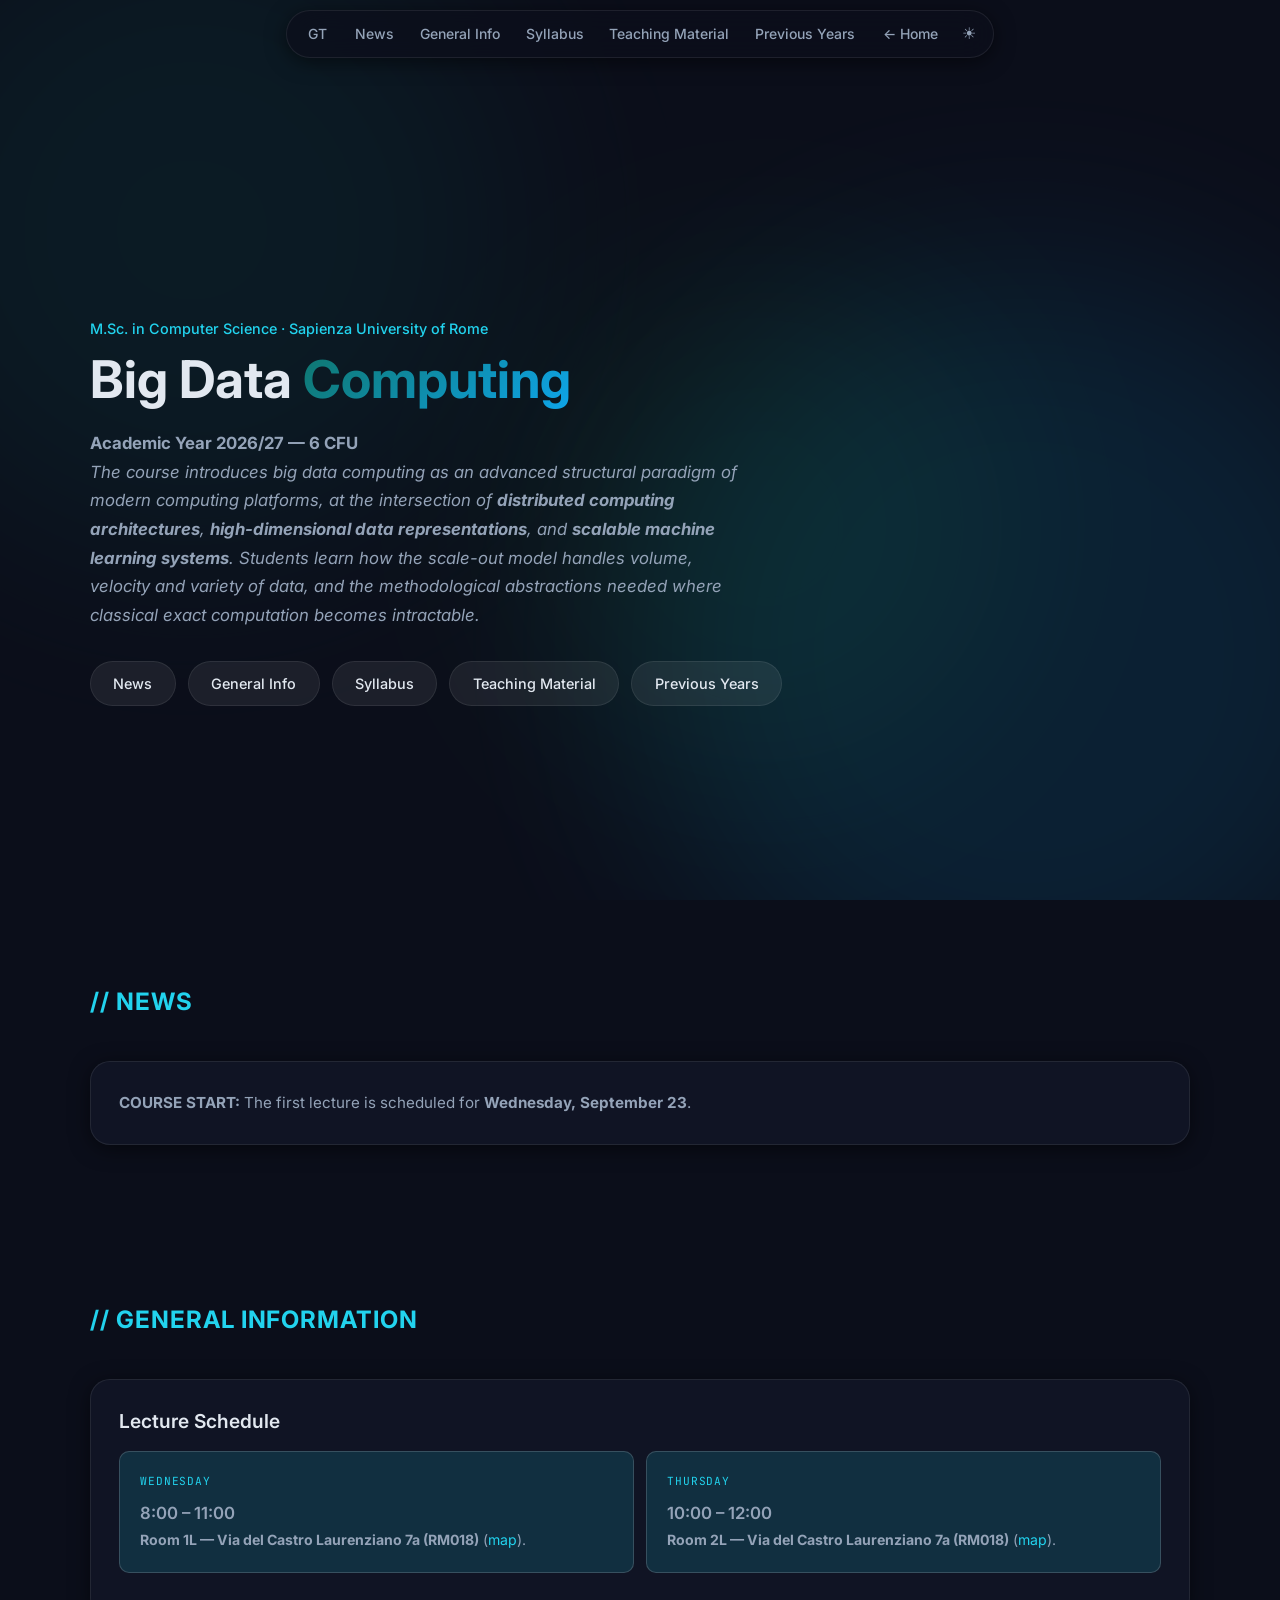
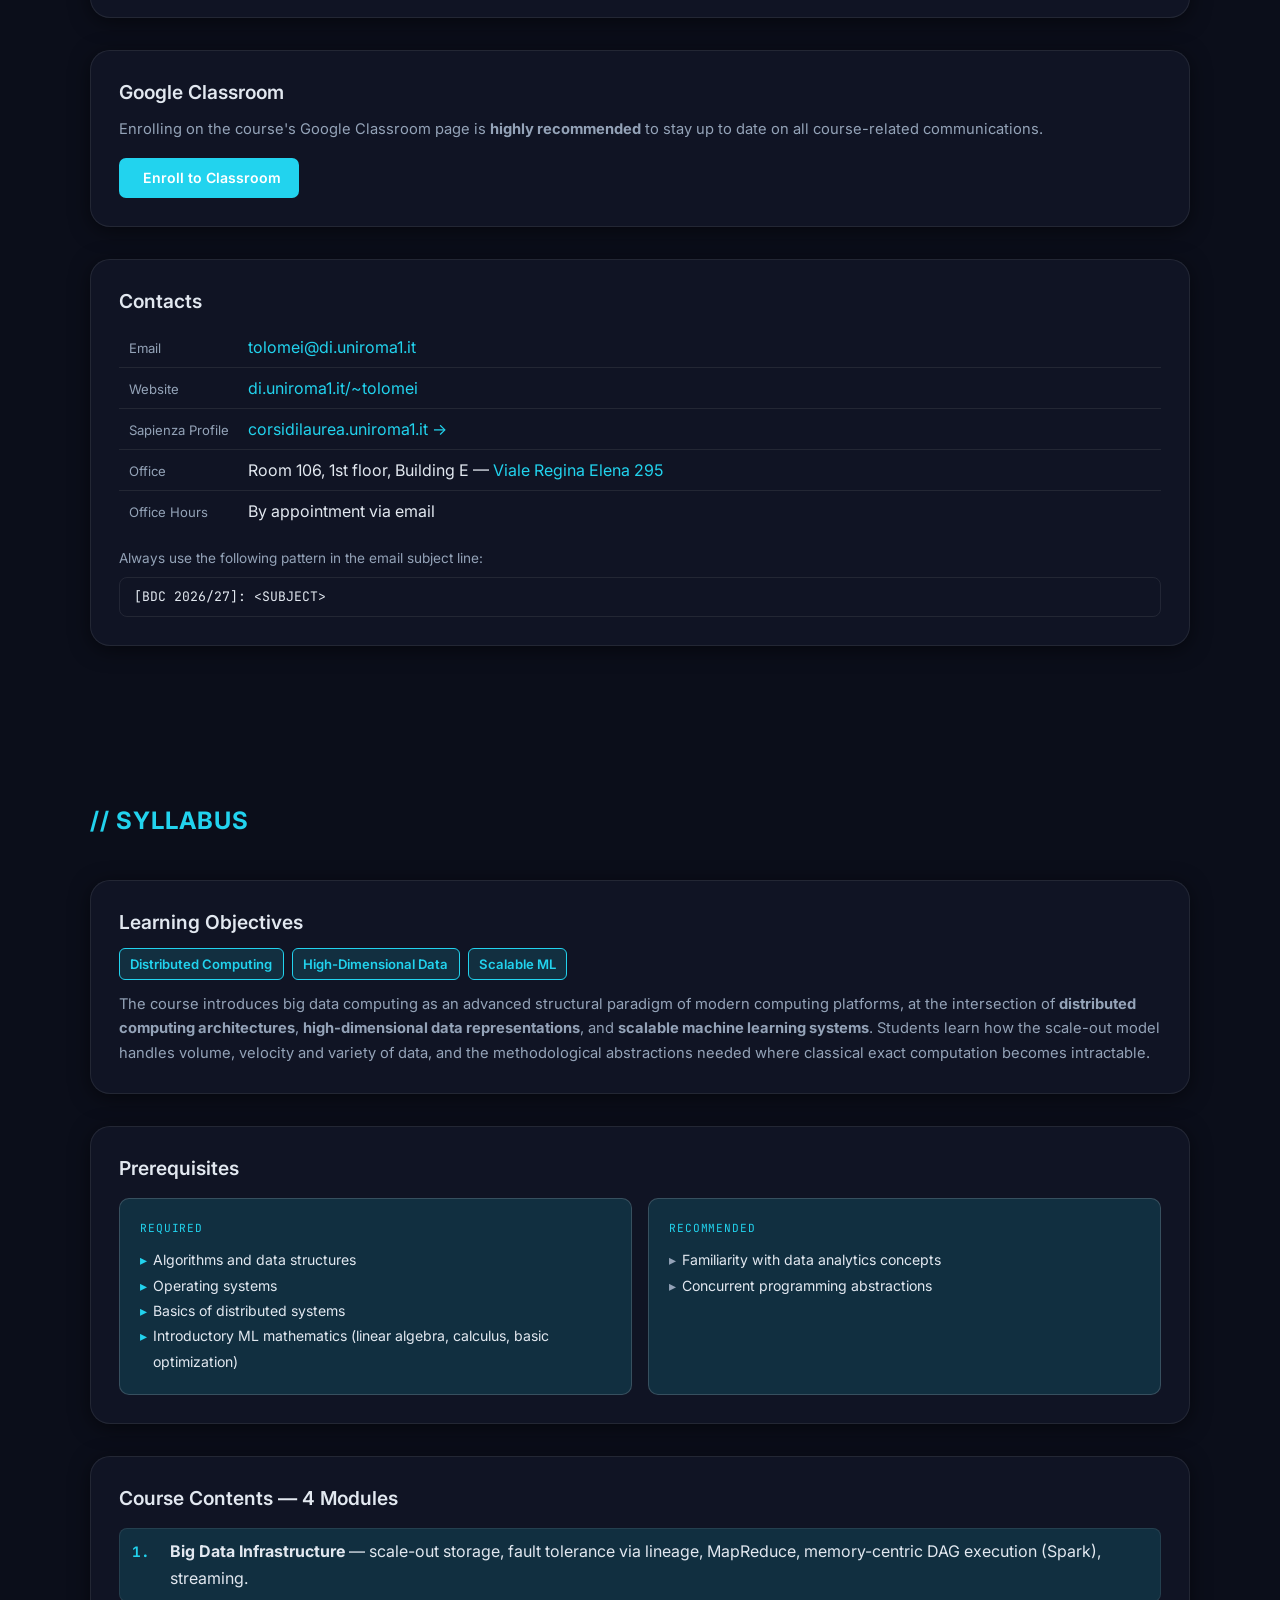
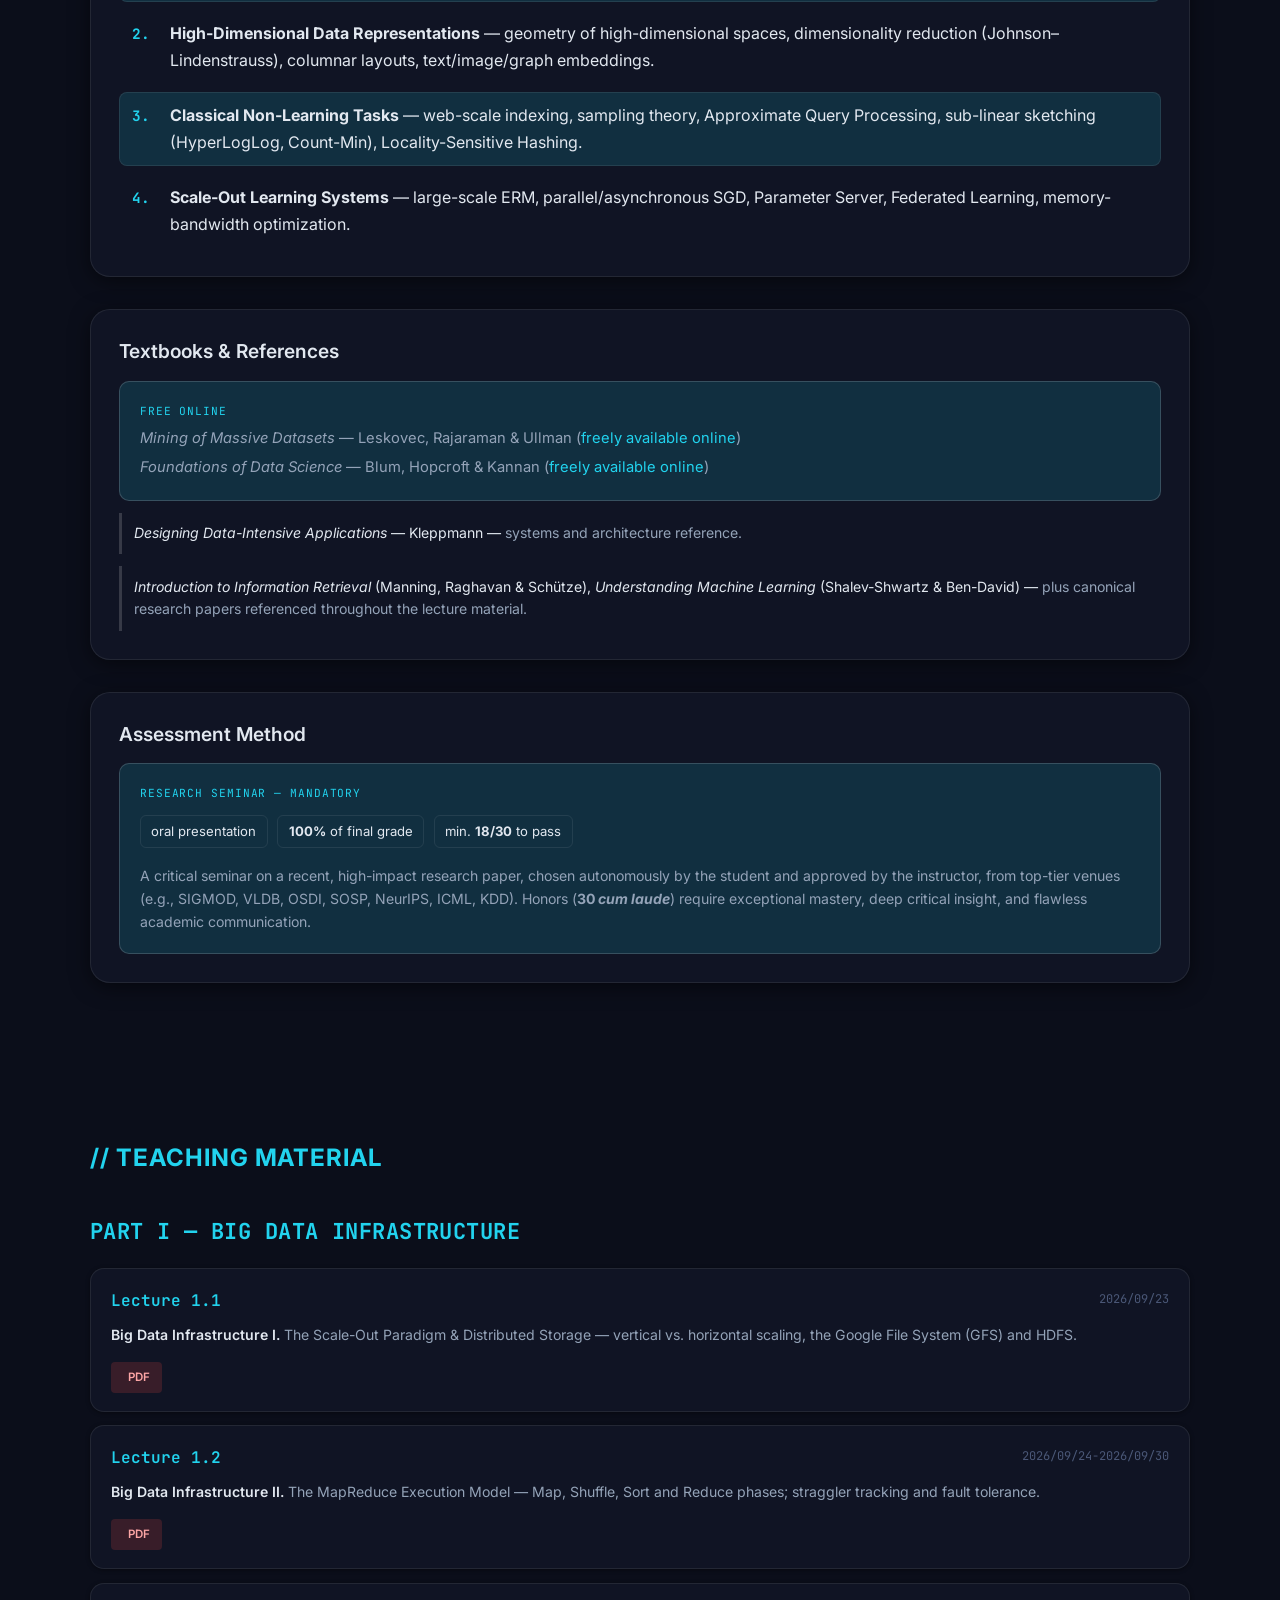
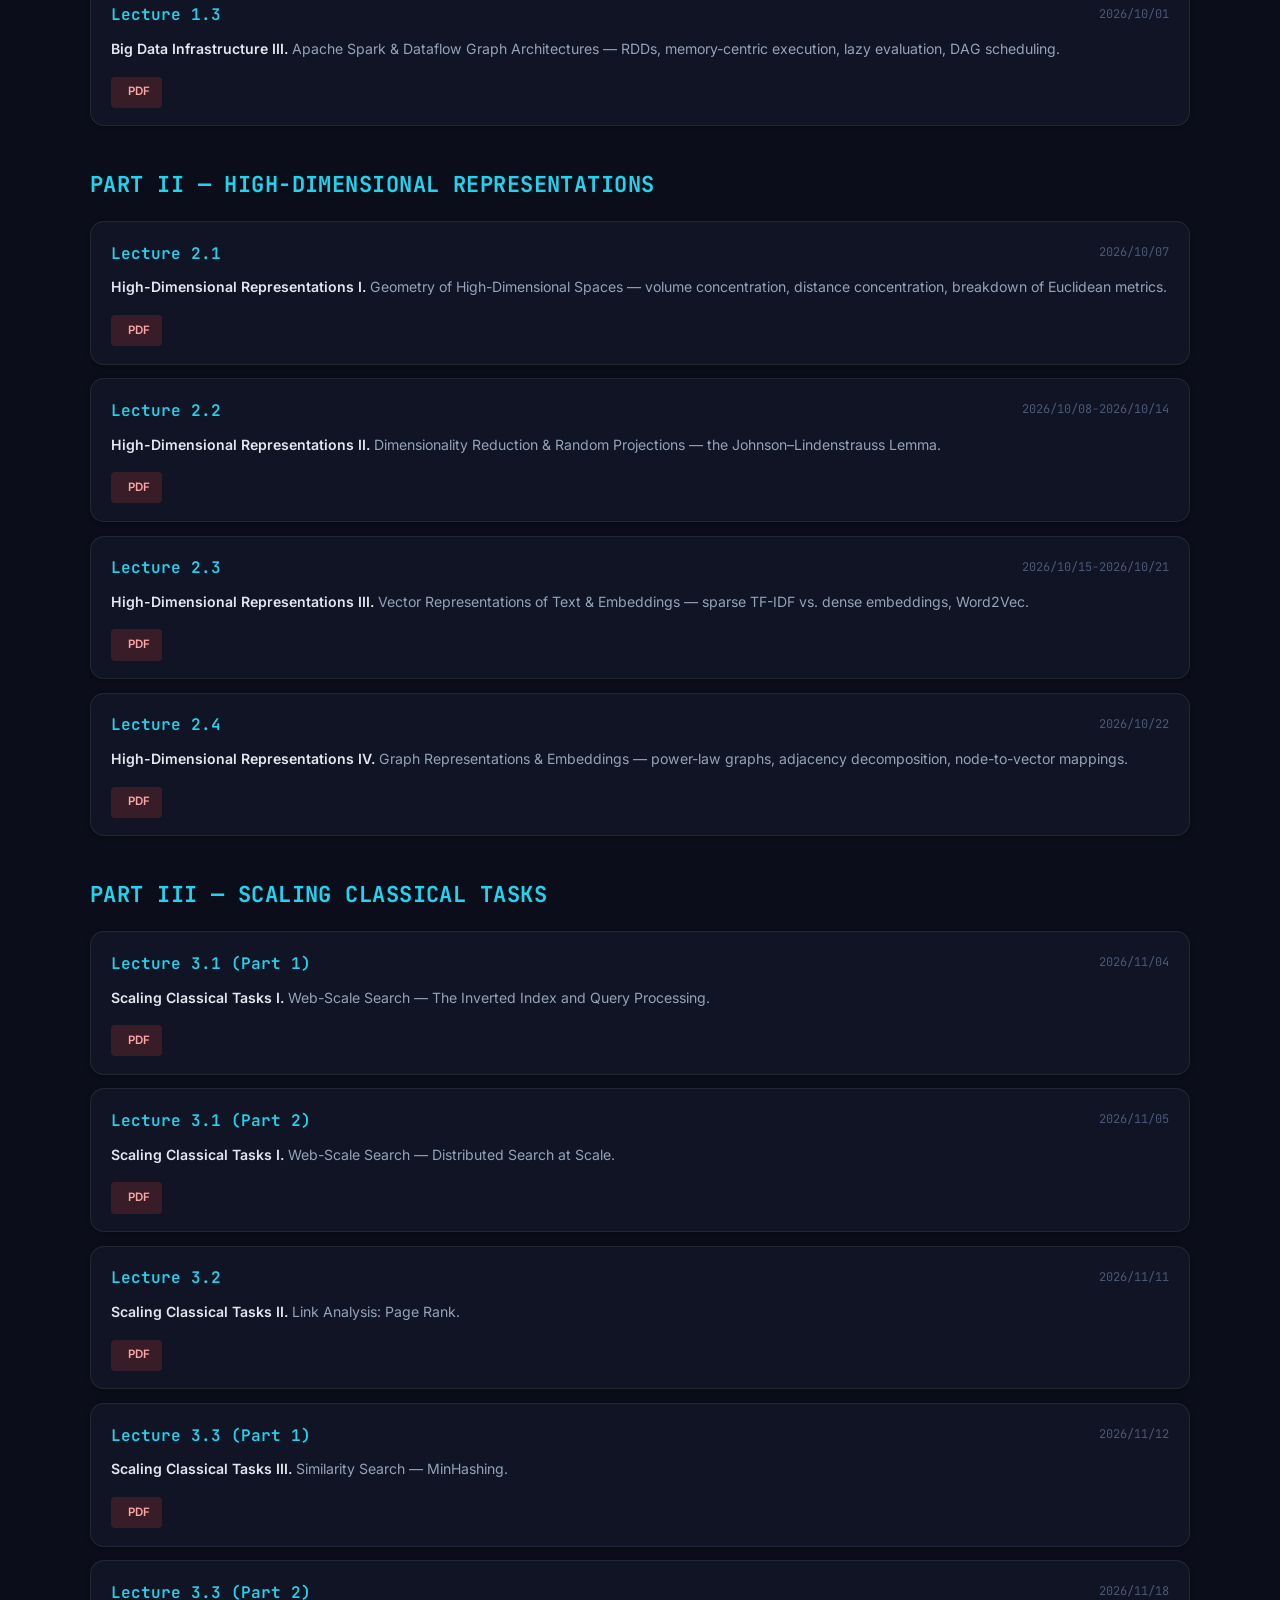
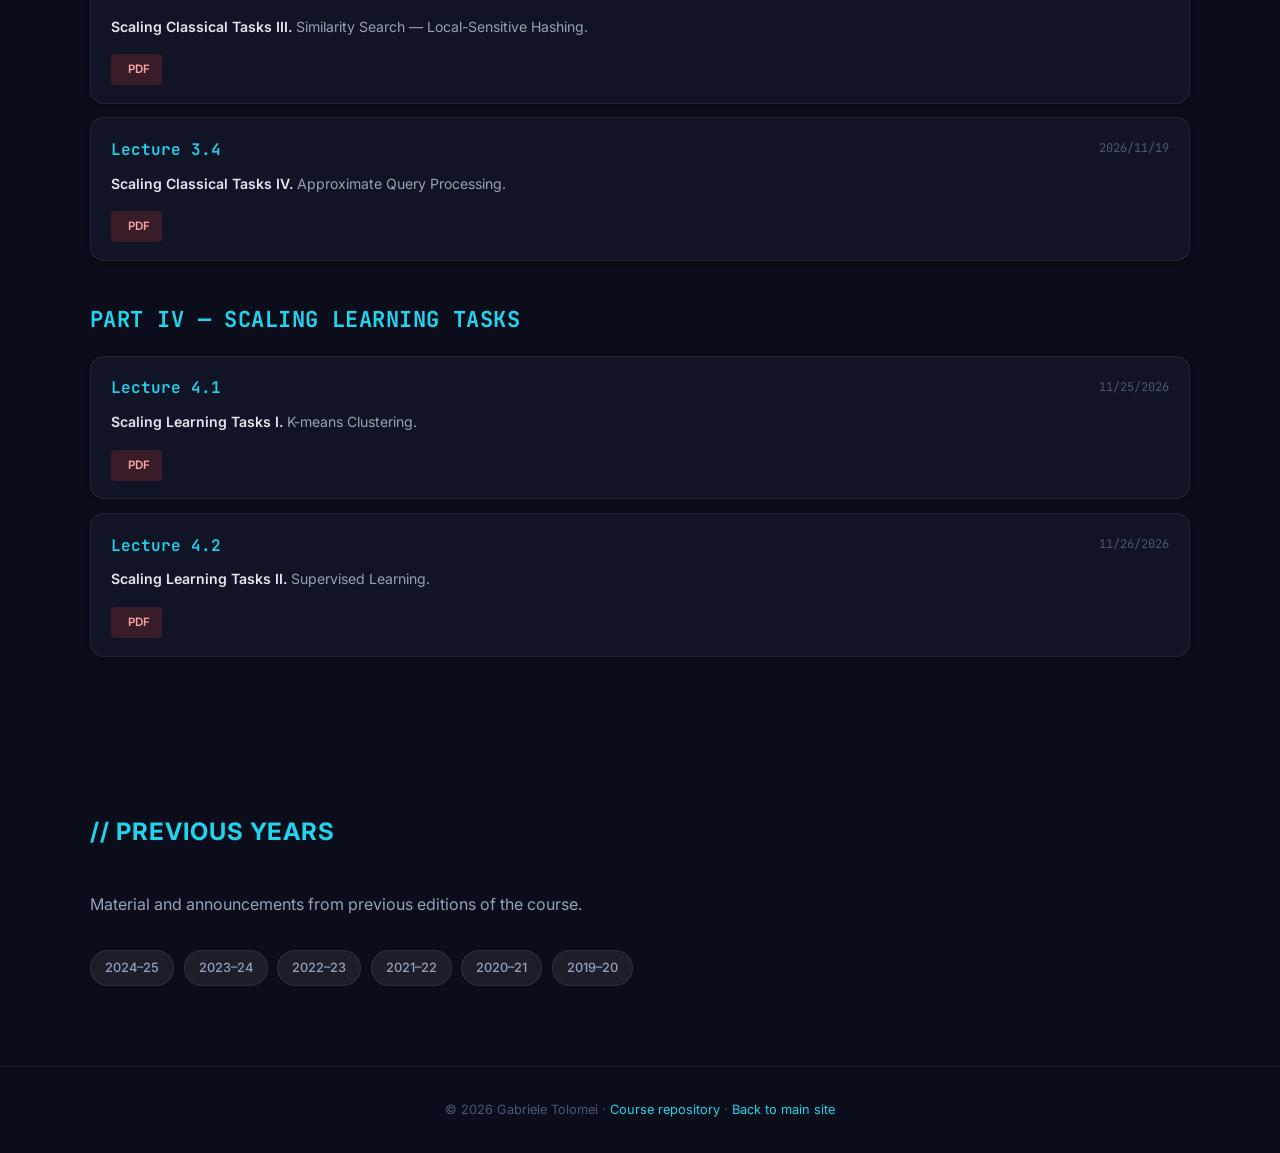
<file: teaching/bdc.html>
<!DOCTYPE html>
<html lang="en" data-theme="light">
<head>
  <meta charset="UTF-8">
  <meta name="viewport" content="width=device-width, initial-scale=1.0">

  <!-- Primary SEO ─────────────────────────────────────────────── -->
  <title>Big Data Computing — 2026/27 · Gabriele Tolomei · Sapienza</title>
  <meta name="description" content="Course page for Big Data Computing (M.Sc. in Computer Science, Sapienza University of Rome), taught by Gabriele Tolomei — A.Y. 2026/27. News, general information, syllabus and teaching material.">
  <meta name="author" content="Gabriele Tolomei">
  <link rel="canonical" href="https://gtolomei.github.io/teaching/bdc.html">

  <!-- Open Graph ──────────────────────────────────────────────── -->
  <meta property="og:type"        content="website">
  <meta property="og:title"       content="Big Data Computing — 2026/27 · Gabriele Tolomei">
  <meta property="og:description" content="Course page for Big Data Computing, Sapienza University of Rome — A.Y. 2026/27.">
  <meta property="og:url"         content="https://gtolomei.github.io/teaching/bdc.html">
  <meta property="og:image"       content="https://gtolomei.github.io/assets/img/profile.jpg">
  <meta property="og:site_name"   content="Gabriele Tolomei">

  <!-- Favicon ─────────────────────────────────────────────────── -->
  <link rel="icon" type="image/png" href="../assets/img/favicon.png">
  <link rel="apple-touch-icon"      href="../assets/img/favicon.png">

  <!-- Theme: set before first paint to avoid flash ────────────── -->
  <script>
    (function () {
      try {
        var stored = localStorage.getItem("theme-pref");
        if (stored) { document.documentElement.setAttribute("data-theme", stored); return; }
      } catch (_) {}
      var h = new Date().getUTCHours();
      document.documentElement.setAttribute("data-theme",
        (h >= 18 || h < 6) ? "dark" : "light");
    })();
  </script>

  <!-- Stylesheet ──────────────────────────────────────────────── -->
  <link rel="stylesheet" href="../assets/css/style.css?v=1.0.1">
</head>

<body>

<!-- ── Background Orbs ── -->
<div class="bg-orbs" aria-hidden="true">
  <div class="orb orb-1"></div>
  <div class="orb orb-2"></div>
  <div class="orb orb-3"></div>
</div>


<!-- ════════════════════════════════════════════════════════════
     NAVIGATION
═════════════════════════════════════════════════════════════ -->
<nav id="navbar" aria-label="Primary navigation">
  <div class="nav-pill">
    <a class="nav-brand" href="../index.html#teaching" aria-label="Back to home">GT</a>
    <ul role="list">
      <li><a href="#news">News</a></li>
      <li><a href="#info">General Info</a></li>
      <li><a href="#syllabus">Syllabus</a></li>
      <li><a href="#material">Teaching Material</a></li>
      <li><a href="#previous-years">Previous Years</a></li>
    </ul>
    <a class="nav-scholar"
       href="../index.html"
       aria-label="Back to main site">← Home</a>
    <button id="theme-toggle" aria-label="Toggle colour theme">🌙</button>
  </div>
</nav>


<!-- ════════════════════════════════════════════════════════════
     PAGE HEADER
═════════════════════════════════════════════════════════════ -->
<section id="course-home" class="hero" aria-label="Course header" style="padding-block:6rem 3rem;">
  <div class="hero-content">
    <div class="hero-text">
      <p class="hero-role">M.Sc. in Computer Science · Sapienza University of Rome</p>
      <h1 class="hero-name">Big Data <span class="gradient-text">Computing</span></h1>
      <p class="hero-bio">
        <strong>Academic Year 2026/27 — 6 CFU</strong><br>
        <em>The course introduces big data computing as an advanced structural paradigm of modern computing platforms,
        at the intersection of <strong>distributed computing architectures</strong>, <strong>high-dimensional data
        representations</strong>, and <strong>scalable machine learning systems</strong>. Students learn how the
        scale-out model handles volume, velocity and variety of data, and the methodological abstractions needed
        where classical exact computation becomes intractable.</em>
      </p>
      <div class="hero-links">
        <a class="btn btn-ghost" href="#news">News</a>
        <a class="btn btn-ghost" href="#info">General Info</a>
        <a class="btn btn-ghost" href="#syllabus">Syllabus</a>
        <a class="btn btn-ghost" href="#material">Teaching Material</a>
        <a class="btn btn-ghost" href="#previous-years">Previous Years</a>
      </div>
    </div>
  </div>
</section>


<!-- ════════════════════════════════════════════════════════════
     NEWS
═════════════════════════════════════════════════════════════ -->
<section id="news" class="section" aria-labelledby="news-title">
  <div class="container">
    <h2 class="section-label" id="news-title">// News</h2>

    <div class="about-grid">
      <div class="about-card about-full">
        <p style="color:var(--text-muted);">
          <strong>COURSE START:</strong> The first lecture is scheduled for <strong>Wednesday, September 23</strong>.
        </p>
      </div>
    </div>
  </div>
</section>


<!-- ════════════════════════════════════════════════════════════
     GENERAL INFORMATION
═════════════════════════════════════════════════════════════ -->
<section id="info" class="section" aria-labelledby="info-title">
  <div class="container">
    <h2 class="section-label" id="info-title">// General Information</h2>

    <div class="about-grid">
      <div class="about-card about-full">
        <h3>Lecture Schedule</h3>

        <div style="display:flex;flex-wrap:wrap;gap:.75rem;margin:1rem 0;">
          <div style="background:var(--accent-bg);border:1px solid var(--border-strong);border-radius:10px;padding:1.25rem;flex:1;min-width:160px;">
            <p style="font-family:'JetBrains Mono',monospace;font-size:.7rem;text-transform:uppercase;letter-spacing:.08em;color:var(--accent);margin-bottom:.5rem;">Wednesday</p>
            <p style="font-size:1.05rem;font-weight:600;">8:00 – 11:00</p>
            <p style="font-size:.88rem;color:var(--text-muted);display:flex;align-items:center;gap:.4rem;">
            <span><strong>Room 1L — Via del Castro Laurenziano 7a (RM018)</strong> (<a href="https://maps.app.goo.gl/i8KBFnCxPJrnbWhq8" target="_blank">map</a>).</span>
            </p>
          </div>
          <div style="background:var(--accent-bg);border:1px solid var(--border-strong);border-radius:10px;padding:1.25rem;flex:1;min-width:160px;">
            <p style="font-family:'JetBrains Mono',monospace;font-size:.7rem;text-transform:uppercase;letter-spacing:.08em;color:var(--accent);margin-bottom:.5rem;">Thursday</p>
            <p style="font-size:1.05rem;font-weight:600;">10:00 – 12:00</p>
            <p style="font-size:.88rem;color:var(--text-muted);display:flex;align-items:center;gap:.4rem;">
            <span><strong>Room 2L — Via del Castro Laurenziano 7a (RM018)</strong> (<a href="https://maps.app.goo.gl/i8KBFnCxPJrnbWhq8" target="_blank">map</a>).</span>
            </p>
          </div>
        </div>
      </div>

      <div class="about-card about-full">
        <h3>Google Classroom</h3>

        <p style="margin:.75rem 0 1rem;font-size:.92rem;">
          Enrolling on the course's Google Classroom page is <strong>highly recommended</strong> to stay up to date on all course-related communications.
        </p>
        <a href="https://classroom.google.com/c/ODg1MjE5NjA1OTkw?cjc=pwjvjnqg"
           target="_blank"
           style="display:inline-flex;align-items:center;gap:.4rem;background:var(--accent);color:#fff;padding:.5rem 1.1rem;border-radius:7px;font-size:.88rem;font-weight:600;text-decoration:none;">
          <i class="ti ti-external-link" aria-hidden="true"></i>
          Enroll to Classroom
        </a>
      </div>

      <div class="about-card about-full">
        <h3>Contacts</h3>

        <div style="margin-top:.75rem;">

          <div style="display:flex;align-items:baseline;gap:.6rem;padding:.4rem 0;border-bottom:1px solid var(--border);">
            <i class="ti ti-mail" aria-hidden="true" style="color:var(--accent);flex-shrink:0;"></i>
            <span style="min-width:110px;font-size:.82rem;color:var(--text-muted);">Email</span>
            <a href="mailto:tolomei@di.uniroma1.it">tolomei@di.uniroma1.it</a>
          </div>

          <div style="display:flex;align-items:baseline;gap:.6rem;padding:.4rem 0;border-bottom:1px solid var(--border);">
            <i class="ti ti-world" aria-hidden="true" style="color:var(--accent);flex-shrink:0;"></i>
            <span style="min-width:110px;font-size:.82rem;color:var(--text-muted);">Website</span>
            <a href="https://www.di.uniroma1.it/~tolomei" target="_blank" rel="noopener">di.uniroma1.it/~tolomei</a>
          </div>

          <div style="display:flex;align-items:baseline;gap:.6rem;padding:.4rem 0;border-bottom:1px solid var(--border);">
            <i class="ti ti-school" aria-hidden="true" style="color:var(--accent);flex-shrink:0;"></i>
            <span style="min-width:110px;font-size:.82rem;color:var(--text-muted);">Sapienza Profile</span>
            <a href="https://corsidilaurea.uniroma1.it/it/users/gabrieletolomeiuniroma1it" target="_blank" rel="noopener">corsidilaurea.uniroma1.it &rarr;</a>
          </div>

          <div style="display:flex;align-items:baseline;gap:.6rem;padding:.4rem 0;border-bottom:1px solid var(--border);">
            <i class="ti ti-building" aria-hidden="true" style="color:var(--accent);flex-shrink:0;"></i>
            <span style="min-width:110px;font-size:.82rem;color:var(--text-muted);">Office</span>
            <span>Room 106, 1st floor, Building E &mdash;
              <a href="https://goo.gl/maps/5dSuQbvaeqXePV9y6" target="_blank">Viale Regina Elena 295</a>
            </span>
          </div>

          <div style="display:flex;align-items:baseline;gap:.6rem;padding:.4rem 0;">
            <i class="ti ti-calendar-time" aria-hidden="true" style="color:var(--accent);flex-shrink:0;"></i>
            <span style="min-width:110px;font-size:.82rem;color:var(--text-muted);">Office Hours</span>
            <span>By appointment via email</span>
          </div>

        </div>

        <p style="margin-top:1rem;font-size:.85rem;color:var(--text-muted);">
          Always use the following pattern in the email subject line:
        </p>
        <div style="background:var(--surface-2,var(--surface));border:1px solid var(--border);border-radius:8px;padding:.5rem .9rem;margin-top:.4rem;font-family:'JetBrains Mono',monospace;font-size:.82rem;">
          [BDC 2026/27]: &lt;SUBJECT&gt;
        </div>
      </div>
    </div>
  </div>
</section>


<!-- ════════════════════════════════════════════════════════════
     SYLLABUS
═════════════════════════════════════════════════════════════ -->
<section id="syllabus" class="section" aria-labelledby="syllabus-title">
  <div class="container">
    <h2 class="section-label" id="syllabus-title">// Syllabus</h2>
    <!-- <p style="color:var(--text-muted);margin-bottom:2rem;max-width:120ch">
      6 CFU — M.Sc. in Computer Science, Sapienza University of Rome. Summary of the official course syllabus (A.Y. 2026/27);
      the complete document, including all details, is available upon request.
    </p> -->

    <div class="about-grid">
      <div class="about-card about-full">
        <h3>Learning Objectives</h3>

        <div style="display:flex;gap:.5rem;flex-wrap:wrap;margin:.75rem 0;">
          <span style="border-radius:6px;padding:.25rem .65rem;font-size:.82rem;background:var(--accent-bg);border:1px solid var(--accent);color:var(--accent);font-weight:600;">Distributed Computing</span>
          <span style="border-radius:6px;padding:.25rem .65rem;font-size:.82rem;background:var(--accent-bg);border:1px solid var(--accent);color:var(--accent);font-weight:600;">High-Dimensional Data</span>
          <span style="border-radius:6px;padding:.25rem .65rem;font-size:.82rem;background:var(--accent-bg);border:1px solid var(--accent);color:var(--accent);font-weight:600;">Scalable ML</span>
        </div>

        <p style="font-size:.92rem;line-height:1.65;">
          The course introduces big data computing as an advanced structural paradigm of modern computing platforms,
          at the intersection of <strong>distributed computing architectures</strong>, <strong>high-dimensional data
          representations</strong>, and <strong>scalable machine learning systems</strong>. Students learn how the
          scale-out model handles volume, velocity and variety of data, and the methodological abstractions needed
          where classical exact computation becomes intractable.
        </p>
      </div>

      <div class="about-card about-full">
        <h3>Prerequisites</h3>

        <div style="display:grid;grid-template-columns:1fr 1fr;gap:1rem;margin-top:1rem;">
          <div style="background:var(--accent-bg);border:1px solid var(--border-strong);border-radius:10px;padding:1.25rem;">
            <p style="font-family:'JetBrains Mono',monospace;font-size:.7rem;text-transform:uppercase;letter-spacing:.08em;color:var(--accent);margin-bottom:.6rem;">Required</p>
            <ul style="list-style:none;padding:0;margin:0;font-size:.88rem;line-height:1.8;">
              <li style="display:flex;gap:.4rem;"><span style="color:var(--accent);">▸</span> Algorithms and data structures</li>
              <li style="display:flex;gap:.4rem;"><span style="color:var(--accent);">▸</span> Operating systems</li>
              <li style="display:flex;gap:.4rem;"><span style="color:var(--accent);">▸</span> Basics of distributed systems</li>
              <li style="display:flex;gap:.4rem;"><span style="color:var(--accent);">▸</span> Introductory ML mathematics (linear algebra, calculus, basic optimization)</li>
            </ul>
          </div>
          <div style="background:var(--accent-bg);border:1px solid var(--border-strong);border-radius:10px;padding:1.25rem;">
            <p style="font-family:'JetBrains Mono',monospace;font-size:.7rem;text-transform:uppercase;letter-spacing:.08em;color:var(--accent);margin-bottom:.6rem;">Recommended</p>
            <ul style="list-style:none;padding:0;margin:0;font-size:.88rem;line-height:1.8;">
              <li style="display:flex;gap:.4rem;"><span style="color:var(--text-muted);">▸</span> Familiarity with data analytics concepts</li>
              <li style="display:flex;gap:.4rem;"><span style="color:var(--text-muted);">▸</span> Concurrent programming abstractions</li>
            </ul>
          </div>
        </div>
      </div>

      <div class="about-card about-full">
        <h3>Course Contents &mdash; 4 Modules</h3>

        <div style="margin-top:1rem;display:flex;flex-direction:column;gap:.5rem;">

          <div style="display:flex;gap:1rem;align-items:baseline;padding:.55rem .75rem;border-radius:8px;background:var(--accent-bg);border:1px solid var(--border);">
            <span style="font-family:'JetBrains Mono',monospace;font-size:.9rem;font-weight:700;color:var(--accent);min-width:1.4rem;">1.</span>
            <span><strong>Big Data Infrastructure</strong> &mdash; scale-out storage, fault tolerance via lineage, MapReduce, memory-centric DAG execution (Spark), streaming.</span>
          </div>

          <div style="display:flex;gap:1rem;align-items:baseline;padding:.55rem .75rem;border-radius:8px;border:1px solid transparent;">
            <span style="font-family:'JetBrains Mono',monospace;font-size:.9rem;font-weight:700;color:var(--accent);min-width:1.4rem;">2.</span>
            <span><strong>High-Dimensional Data Representations</strong> &mdash; geometry of high-dimensional spaces, dimensionality reduction (Johnson&ndash;Lindenstrauss), columnar layouts, text/image/graph embeddings.</span>
          </div>

          <div style="display:flex;gap:1rem;align-items:baseline;padding:.55rem .75rem;border-radius:8px;background:var(--accent-bg);border:1px solid var(--border);">
            <span style="font-family:'JetBrains Mono',monospace;font-size:.9rem;font-weight:700;color:var(--accent);min-width:1.4rem;">3.</span>
            <span><strong>Classical Non-Learning Tasks</strong> &mdash; web-scale indexing, sampling theory, Approximate Query Processing, sub-linear sketching (HyperLogLog, Count-Min), Locality-Sensitive Hashing.</span>
          </div>

          <div style="display:flex;gap:1rem;align-items:baseline;padding:.55rem .75rem;border-radius:8px;border:1px solid transparent;">
            <span style="font-family:'JetBrains Mono',monospace;font-size:.9rem;font-weight:700;color:var(--accent);min-width:1.4rem;">4.</span>
            <span><strong>Scale-Out Learning Systems</strong> &mdash; large-scale ERM, parallel/asynchronous SGD, Parameter Server, Federated Learning, memory-bandwidth optimization.</span>
          </div>

        </div>
      </div>

      <div class="about-card about-full">
        <h3>Textbooks &amp; References</h3>

        <div style="margin-top:1rem;display:flex;flex-direction:column;gap:.75rem;">

          <div style="background:var(--accent-bg);border:1px solid var(--border-strong);border-radius:10px;padding:1.25rem;">
            <p style="font-family:'JetBrains Mono',monospace;font-size:.7rem;text-transform:uppercase;letter-spacing:.08em;color:var(--accent);margin-bottom:.3rem;">Free online</p>
            <p style="font-size:.92rem;"><em>Mining of Massive Datasets</em> &mdash; Leskovec, Rajaraman &amp; Ullman (<a href="http://www.mmds.org/" target="_blank" rel="noopener">freely available online</a>)</p> 
            <p style="font-size:.92rem;margin-top:.25rem;"><em>Foundations of Data Science</em> &mdash; Blum, Hopcroft &amp; Kannan (<a href="https://www.cs.cornell.edu/jeh/book.pdf" target="_blank" rel="noopener">freely available online</a>)</p>
          </div>

          <div style="padding:.6rem .75rem;border-left:3px solid var(--border-strong);font-size:.88rem;line-height:1.6;">
            <em>Designing Data-Intensive Applications</em> &mdash; Kleppmann &mdash;
            <span style="color:var(--text-muted);">systems and architecture reference.</span>
          </div>

          <div style="padding:.6rem .75rem;border-left:3px solid var(--border-strong);font-size:.88rem;line-height:1.6;">
            <em>Introduction to Information Retrieval</em> (Manning, Raghavan &amp; Schütze),
            <em>Understanding Machine Learning</em> (Shalev-Shwartz &amp; Ben-David) &mdash;
            <span style="color:var(--text-muted);">plus canonical research papers referenced throughout the lecture material.</span>
          </div>

        </div>
      </div>

      <div class="about-card about-full">
        <h3>Assessment Method</h3>

        <div style="background:var(--accent-bg);border:1px solid var(--border-strong);border-radius:10px;padding:1.25rem;margin-top:1rem;">
          <p style="font-family:'JetBrains Mono',monospace;font-size:.7rem;text-transform:uppercase;letter-spacing:.08em;color:var(--accent);margin-bottom:.75rem;">Research Seminar &mdash; mandatory</p>

          <div style="display:flex;gap:.6rem;flex-wrap:wrap;margin-bottom:1rem;">
            <span style="background:var(--surface-2,var(--surface));border:1px solid var(--border);border-radius:6px;padding:.25rem .65rem;font-size:.82rem;">oral presentation</span>
            <span style="background:var(--surface-2,var(--surface));border:1px solid var(--border);border-radius:6px;padding:.25rem .65rem;font-size:.82rem;"><strong>100%</strong> of final grade</span>
            <span style="background:var(--surface-2,var(--surface));border:1px solid var(--border);border-radius:6px;padding:.25rem .65rem;font-size:.82rem;">min. <strong>18/30</strong> to pass</span>
          </div>

          <p style="font-size:.88rem;line-height:1.65;">
            A critical seminar on a recent, high-impact research paper, chosen autonomously by the student and
            approved by the instructor, from top-tier venues (e.g., SIGMOD, VLDB, OSDI, SOSP, NeurIPS, ICML, KDD).
            Honors (<strong>30 <em>cum laude</em></strong>) require exceptional mastery, deep critical insight, and
            flawless academic communication.
          </p>
        </div>
      </div>

      <!-- <div class="about-card about-full">
        <h3>Teaching Delivery &amp; Attendance</h3>
        <p style="font-size:.92rem;line-height:1.65;">
          Purely theoretical and methodological <strong>lectures</strong> covering architectural design, mathematical proofs,
          and platform mechanics. <strong>No</strong> practical lab sessions, programming assignments, or supervised exercises.
          Attendance is highly recommended.
        </p>
      </div> -->
    </div>
  </div>
</section>


<!-- ════════════════════════════════════════════════════════════
     TEACHING MATERIAL
═════════════════════════════════════════════════════════════ -->
<section id="material" class="section" aria-labelledby="material-title">
  <div class="container">
    <h2 class="section-label" id="material-title">// Teaching Material</h2>

    <div class="materiale-part" id="part-1">
      <h3 class="materiale-part-title">Part I — BIG DATA INFRASTRUCTURE</h3>
      <div class="lecture-cards">
        <article class="lecture-card">
          <div class="lecture-card-head">
            <span class="lecture-card-id">Lecture 1.1</span>
            <span class="lecture-card-date"><i class="ti ti-calendar" aria-hidden="true"></i>2026/09/23</span>
          </div>
          <p class="lecture-card-desc"><strong style="color:var(--text);font-weight:600;">Big Data Infrastructure I.</strong> The Scale-Out Paradigm &amp; Distributed Storage — vertical vs. horizontal scaling, the Google File System (GFS) and HDFS.</p>
          <div class="lecture-card-links">
            <a class="lecture-tag lecture-tag-pdf" href="../assets/docs/bdc/slides/pdf/Lecture_1_1_Scaling_Out.pdf" target="_blank" rel="noopener"><i class="ti ti-file-type-pdf" aria-hidden="true"></i>PDF</a>
            <!-- <a class="lecture-tag lecture-tag-html" href="../assets/docs/bdc/slides/html/Lecture_1_1_Scaling_Out.html" target="_blank" rel="noopener"><i class="ti ti-code" aria-hidden="true"></i>HTML</a> -->
          </div>
        </article>
        <article class="lecture-card">
          <div class="lecture-card-head">
            <span class="lecture-card-id">Lecture 1.2</span>
            <span class="lecture-card-date"><i class="ti ti-calendar" aria-hidden="true"></i>2026/09/24-2026/09/30</span>
          </div>
          <p class="lecture-card-desc"><strong style="color:var(--text);font-weight:600;">Big Data Infrastructure II.</strong> The MapReduce Execution Model — Map, Shuffle, Sort and Reduce phases; straggler tracking and fault tolerance.</p>
          <div class="lecture-card-links">
            <a class="lecture-tag lecture-tag-pdf" href="../assets/docs/bdc/slides/pdf/Lecture_1_2_MapReduce.pdf" target="_blank" rel="noopener"><i class="ti ti-file-type-pdf" aria-hidden="true"></i>PDF</a>
            <!-- <a class="lecture-tag lecture-tag-html" href="../assets/docs/bdc/slides/html/Lecture_1_2_MapReduce.html" target="_blank" rel="noopener"><i class="ti ti-code" aria-hidden="true"></i>HTML</a> -->
          </div>
        </article>
        <article class="lecture-card">
          <div class="lecture-card-head">
            <span class="lecture-card-id">Lecture 1.3</span>
            <span class="lecture-card-date"><i class="ti ti-calendar" aria-hidden="true"></i>2026/10/01</span>
          </div>
          <p class="lecture-card-desc"><strong style="color:var(--text);font-weight:600;">Big Data Infrastructure III.</strong> Apache Spark &amp; Dataflow Graph Architectures — RDDs, memory-centric execution, lazy evaluation, DAG scheduling.</p>
          <div class="lecture-card-links">
            <a class="lecture-tag lecture-tag-pdf" href="../assets/docs/bdc/slides/pdf/Lecture_1_3_Spark.pdf" target="_blank" rel="noopener"><i class="ti ti-file-type-pdf" aria-hidden="true"></i>PDF</a>
            <!-- <a class="lecture-tag lecture-tag-html" href="../assets/docs/bdc/slides/html/Lecture_1_3_Spark.html" target="_blank" rel="noopener"><i class="ti ti-code" aria-hidden="true"></i>HTML</a> -->
          </div>
        <!-- </article>
        <article class="lecture-card">
          <div class="lecture-card-head">
            <span class="lecture-card-id">Lecture 1.4</span>
            <span class="lecture-card-date"><i class="ti ti-calendar" aria-hidden="true"></i>Date TBD</span>
          </div>
          <p class="lecture-card-desc"><strong style="color:var(--text);font-weight:600;">Big Data Infrastructure IV.</strong> Modern Data Infrastructure &amp; Streaming Frameworks — Apache Flink, Ray, and Lakehouse storage (Delta Lake).</p>
          <div class="lecture-card-links">
            <a class="lecture-tag lecture-tag-pdf" href="../assets/docs/bdc/slides/pdf/Lecture_1_4_Streaming_Frameworks.pdf" target="_blank" rel="noopener"><i class="ti ti-file-type-pdf" aria-hidden="true"></i>PDF</a>
            <a class="lecture-tag lecture-tag-html" href="../assets/docs/bdc/slides/html/Lecture_1_4_Streaming_Frameworks.html" target="_blank" rel="noopener"><i class="ti ti-code" aria-hidden="true"></i>HTML</a>
          </div>
        </article> -->
      </div>
    </div>

    <div class="materiale-part" id="part-2">
      <h3 class="materiale-part-title">Part II — HIGH-DIMENSIONAL REPRESENTATIONS</h3>
      <div class="lecture-cards">
        <article class="lecture-card">
          <div class="lecture-card-head">
            <span class="lecture-card-id">Lecture 2.1</span>
            <span class="lecture-card-date"><i class="ti ti-calendar" aria-hidden="true"></i>2026/10/07</span>
          </div>
          <p class="lecture-card-desc"><strong style="color:var(--text);font-weight:600;">High-Dimensional Representations I.</strong> Geometry of High-Dimensional Spaces — volume concentration, distance concentration, breakdown of Euclidean metrics.</p>
          <div class="lecture-card-links">
            <a class="lecture-tag lecture-tag-pdf" href="../assets/docs/bdc/slides/pdf/Lecture_2_1_High_Dimensional_Geometry.pdf" target="_blank" rel="noopener"><i class="ti ti-file-type-pdf" aria-hidden="true"></i>PDF</a>
            <!-- <a class="lecture-tag lecture-tag-html" href="../assets/docs/bdc/slides/html/Lecture_2_1_High_Dimensional_Geometry.html" target="_blank" rel="noopener"><i class="ti ti-code" aria-hidden="true"></i>HTML</a> -->
          </div>
        </article>
        <article class="lecture-card">
          <div class="lecture-card-head">
            <span class="lecture-card-id">Lecture 2.2</span>
            <span class="lecture-card-date"><i class="ti ti-calendar" aria-hidden="true"></i>2026/10/08-2026/10/14</span>
          </div>
          <p class="lecture-card-desc"><strong style="color:var(--text);font-weight:600;">High-Dimensional Representations II.</strong> Dimensionality Reduction &amp; Random Projections — the Johnson–Lindenstrauss Lemma.</p>
          <div class="lecture-card-links">
            <a class="lecture-tag lecture-tag-pdf" href="../assets/docs/bdc/slides/pdf/Lecture_2_2_Dimensionality_Reduction.pdf" target="_blank" rel="noopener"><i class="ti ti-file-type-pdf" aria-hidden="true"></i>PDF</a>
            <!-- <a class="lecture-tag lecture-tag-html" href="../assets/docs/bdc/slides/html/Lecture_2_2_Dimensionality_Reduction.html" target="_blank" rel="noopener"><i class="ti ti-code" aria-hidden="true"></i>HTML</a> -->
          </div>
        </article>
        <!--<article class="lecture-card">
          <div class="lecture-card-head">
            <span class="lecture-card-id">Lecture 2.3</span>
            <span class="lecture-card-date"><i class="ti ti-calendar" aria-hidden="true"></i>Date TBD</span>
          </div>
          <p class="lecture-card-desc"><strong style="color:var(--text);font-weight:600;">High-Dimensional Representations III.</strong> Scalable Tabular &amp; Columnar Representations — row- vs. column-major layouts, Parquet/ORC internals.</p>
          <div class="lecture-card-links">
            <a class="lecture-tag lecture-tag-pdf" href="../assets/docs/bdc/slides/pdf/Lecture_2_3_Columnar_Representations.pdf" target="_blank" rel="noopener"><i class="ti ti-file-type-pdf" aria-hidden="true"></i>PDF</a>
            <a class="lecture-tag lecture-tag-html" href="../assets/docs/bdc/slides/html/Lecture_2_3_Columnar_Representations.html" target="_blank" rel="noopener"><i class="ti ti-code" aria-hidden="true"></i>HTML</a>
          </div>
        </article>
      -->
        <article class="lecture-card">
          <div class="lecture-card-head">
            <span class="lecture-card-id">Lecture 2.3</span>
            <span class="lecture-card-date"><i class="ti ti-calendar" aria-hidden="true"></i>2026/10/15-2026/10/21</span>
          </div>
          <p class="lecture-card-desc"><strong style="color:var(--text);font-weight:600;">High-Dimensional Representations III.</strong> Vector Representations of Text &amp; Embeddings — sparse TF-IDF vs. dense embeddings, Word2Vec.</p>
          <div class="lecture-card-links">
            <a class="lecture-tag lecture-tag-pdf" href="../assets/docs/bdc/slides/pdf/Lecture_2_3_Text_Embeddings.pdf" target="_blank" rel="noopener"><i class="ti ti-file-type-pdf" aria-hidden="true"></i>PDF</a>
            <!-- <a class="lecture-tag lecture-tag-html" href="../assets/docs/bdc/slides/html/Lecture_2_4_Text_Embeddings.html" target="_blank" rel="noopener"><i class="ti ti-code" aria-hidden="true"></i>HTML</a> -->
          </div>
        </article>
        <!--
        <article class="lecture-card">
          <div class="lecture-card-head">
            <span class="lecture-card-id">Lecture 2.5</span>
            <span class="lecture-card-date"><i class="ti ti-calendar" aria-hidden="true"></i>Date TBD</span>
          </div>
          <p class="lecture-card-desc"><strong style="color:var(--text);font-weight:600;">High-Dimensional Representations V.</strong> High-Dimensional Image Latent Spaces — CNNs and vision transformers mapping pixels to semantic embeddings.</p>
          <div class="lecture-card-links">
            <a class="lecture-tag lecture-tag-pdf" href="../assets/docs/bdc/slides/pdf/Lecture_2_5_Image_Latent_Spaces.pdf" target="_blank" rel="noopener"><i class="ti ti-file-type-pdf" aria-hidden="true"></i>PDF</a>
            <a class="lecture-tag lecture-tag-html" href="../assets/docs/bdc/slides/html/Lecture_2_5_Image_Latent_Spaces.html" target="_blank" rel="noopener"><i class="ti ti-code" aria-hidden="true"></i>HTML</a>
          </div>
        </article>
      -->
        <article class="lecture-card">
          <div class="lecture-card-head">
            <span class="lecture-card-id">Lecture 2.4</span>
            <span class="lecture-card-date"><i class="ti ti-calendar" aria-hidden="true"></i>2026/10/22</span>
          </div>
          <p class="lecture-card-desc"><strong style="color:var(--text);font-weight:600;">High-Dimensional Representations IV.</strong> Graph Representations &amp; Embeddings — power-law graphs, adjacency decomposition, node-to-vector mappings.</p>
          <div class="lecture-card-links">
            <a class="lecture-tag lecture-tag-pdf" href="../assets/docs/bdc/slides/pdf/Lecture_2_4_Graph_Representations.pdf" target="_blank" rel="noopener"><i class="ti ti-file-type-pdf" aria-hidden="true"></i>PDF</a>
            <!-- <a class="lecture-tag lecture-tag-html" href="../assets/docs/bdc/slides/html/Lecture_2_4_Graph_Representations.html" target="_blank" rel="noopener"><i class="ti ti-code" aria-hidden="true"></i>HTML</a> -->
          </div>
        </article>
      </div>
    </div>

    <div class="materiale-part" id="part-3">
      <h3 class="materiale-part-title">Part III — SCALING CLASSICAL TASKS</h3>
      <div class="lecture-cards">
        <article class="lecture-card">
          <div class="lecture-card-head">
            <span class="lecture-card-id">Lecture 3.1 (Part 1)</span>
            <span class="lecture-card-date"><i class="ti ti-calendar" aria-hidden="true"></i>2026/11/04</span>
          </div>
          <p class="lecture-card-desc"><strong style="color:var(--text);font-weight:600;">Scaling Classical Tasks I.</strong> Web-Scale Search — The Inverted Index and Query Processing.</p>
          <div class="lecture-card-links">
            <a class="lecture-tag lecture-tag-pdf" href="../assets/docs/bdc/slides/pdf/Lecture_3_1_Web_Scale_Search_Part1.pdf" target="_blank" rel="noopener"><i class="ti ti-file-type-pdf" aria-hidden="true"></i>PDF</a>
            <!-- <a class="lecture-tag lecture-tag-html" href="../assets/docs/bdc/slides/html/Lecture_3_1_Web_Scale_Search_Part1.html" target="_blank" rel="noopener"><i class="ti ti-code" aria-hidden="true"></i>HTML</a> -->
          </div>
        </article>
        <article class="lecture-card">
          <div class="lecture-card-head">
            <span class="lecture-card-id">Lecture 3.1 (Part 2)</span>
            <span class="lecture-card-date"><i class="ti ti-calendar" aria-hidden="true"></i>2026/11/05</span>
          </div>
          <p class="lecture-card-desc"><strong style="color:var(--text);font-weight:600;">Scaling Classical Tasks I.</strong> Web-Scale Search — Distributed Search at Scale.</p>
          <div class="lecture-card-links">
            <a class="lecture-tag lecture-tag-pdf" href="../assets/docs/bdc/slides/pdf/Lecture_3_1_Web_Scale_Search_Part2.pdf" target="_blank" rel="noopener"><i class="ti ti-file-type-pdf" aria-hidden="true"></i>PDF</a>
            <!-- <a class="lecture-tag lecture-tag-html" href="../assets/docs/bdc/slides/html/Lecture_3_1_Web_Scale_Search_Part2.pdf.html" target="_blank" rel="noopener"><i class="ti ti-code" aria-hidden="true"></i>HTML</a> -->
          </div>
        </article>
        <article class="lecture-card">
          <div class="lecture-card-head">
            <span class="lecture-card-id">Lecture 3.2</span>
            <span class="lecture-card-date"><i class="ti ti-calendar" aria-hidden="true"></i>2026/11/11</span>
          </div>
          <p class="lecture-card-desc"><strong style="color:var(--text);font-weight:600;">Scaling Classical Tasks II.</strong> Link Analysis: Page Rank.</p>
          <div class="lecture-card-links">
            <a class="lecture-tag lecture-tag-pdf" href="../assets/docs/bdc/slides/pdf/Lecture_3_2_PageRank.pdf" target="_blank" rel="noopener"><i class="ti ti-file-type-pdf" aria-hidden="true"></i>PDF</a>
            <!-- <a class="lecture-tag lecture-tag-html" href="../assets/docs/bdc/slides/html/Lecture_3_2_PageRank.pdf" target="_blank" rel="noopener"><i class="ti ti-code" aria-hidden="true"></i>HTML</a> -->
          </div>
        </article>
       <article class="lecture-card">
          <div class="lecture-card-head">
            <span class="lecture-card-id">Lecture 3.3 (Part 1)</span>
            <span class="lecture-card-date"><i class="ti ti-calendar" aria-hidden="true"></i>2026/11/12</span>
          </div>
          <p class="lecture-card-desc"><strong style="color:var(--text);font-weight:600;">Scaling Classical Tasks III.</strong> Similarity Search — MinHashing.</p>
          <div class="lecture-card-links">
            <a class="lecture-tag lecture-tag-pdf" href="../assets/docs/bdc/slides/pdf/Lecture_3_3_Similarity_Search_Part1.pdf" target="_blank" rel="noopener"><i class="ti ti-file-type-pdf" aria-hidden="true"></i>PDF</a>
            <!-- <a class="lecture-tag lecture-tag-html" href="../assets/docs/bdc/slides/html/Lecture_3_3_Similarity_Search_Part1.html" target="_blank" rel="noopener"><i class="ti ti-code" aria-hidden="true"></i>HTML</a> -->
          </div>
        </article>
        <article class="lecture-card">
          <div class="lecture-card-head">
            <span class="lecture-card-id">Lecture 3.3 (Part 2)</span>
            <span class="lecture-card-date"><i class="ti ti-calendar" aria-hidden="true"></i>2026/11/18</span>
          </div>
          <p class="lecture-card-desc"><strong style="color:var(--text);font-weight:600;">Scaling Classical Tasks III.</strong> Similarity Search — Local-Sensitive Hashing.</p>
          <div class="lecture-card-links">
            <a class="lecture-tag lecture-tag-pdf" href="../assets/docs/bdc/slides/pdf/Lecture_3_3_Similarity_Search_Part2.pdf" target="_blank" rel="noopener"><i class="ti ti-file-type-pdf" aria-hidden="true"></i>PDF</a>
            <!-- <a class="lecture-tag lecture-tag-html" href="../assets/docs/bdc/slides/html/Lecture_3_3_Similarity_Search_Part2.html" target="_blank" rel="noopener"><i class="ti ti-code" aria-hidden="true"></i>HTML</a> -->
          </div>
        </article>
        <article class="lecture-card">
          <div class="lecture-card-head">
            <span class="lecture-card-id">Lecture 3.4</span>
            <span class="lecture-card-date"><i class="ti ti-calendar" aria-hidden="true"></i>2026/11/19</span>
          </div>
          <p class="lecture-card-desc"><strong style="color:var(--text);font-weight:600;">Scaling Classical Tasks IV.</strong> Approximate Query Processing.</p>
          <div class="lecture-card-links">
            <a class="lecture-tag lecture-tag-pdf" href="../assets/docs/bdc/slides/pdf/Lecture_3_4_Approximate_Query_Processing.pdf" target="_blank" rel="noopener"><i class="ti ti-file-type-pdf" aria-hidden="true"></i>PDF</a>
            <!-- <a class="lecture-tag lecture-tag-html" href="../assets/docs/bdc/slides/html/Lecture_3_4_Approximate_Query_Processing.html" target="_blank" rel="noopener"><i class="ti ti-code" aria-hidden="true"></i>HTML</a> -->
          </div>
        </article>
      </div>
    </div>

    <div class="materiale-part" id="part-4">
      <h3 class="materiale-part-title">Part IV — SCALING LEARNING TASKS</h3>
      <div class="lecture-cards">
        <article class="lecture-card">
          <div class="lecture-card-head">
            <span class="lecture-card-id">Lecture 4.1</span>
            <span class="lecture-card-date"><i class="ti ti-calendar" aria-hidden="true"></i>11/25/2026</span>
          </div>
          <p class="lecture-card-desc"><strong style="color:var(--text);font-weight:600;">Scaling Learning Tasks I.</strong> K-means Clustering.</p>
          <div class="lecture-card-links">
            <a class="lecture-tag lecture-tag-pdf" href="../assets/docs/bdc/slides/pdf/Lecture_4_1_K-means_Clustering.pdf" target="_blank" rel="noopener"><i class="ti ti-file-type-pdf" aria-hidden="true"></i>PDF</a>
            <!-- <a class="lecture-tag lecture-tag-html" href="../assets/docs/bdc/slides/html/Lecture_4_1_K-means_Clustering.html" target="_blank" rel="noopener"><i class="ti ti-code" aria-hidden="true"></i>HTML</a> -->
          </div>
        </article>
        <article class="lecture-card">
          <div class="lecture-card-head">
            <span class="lecture-card-id">Lecture 4.2</span>
            <span class="lecture-card-date"><i class="ti ti-calendar" aria-hidden="true"></i>11/26/2026</span>
          </div>
          <p class="lecture-card-desc"><strong style="color:var(--text);font-weight:600;">Scaling Learning Tasks II.</strong> Supervised Learning.</p>
          <div class="lecture-card-links">
            <a class="lecture-tag lecture-tag-pdf" href="../assets/docs/bdc/slides/pdf/Lecture_4_2_Supervised_Learning.pdf" target="_blank" rel="noopener"><i class="ti ti-file-type-pdf" aria-hidden="true"></i>PDF</a>
            <!-- <a class="lecture-tag lecture-tag-html" href="../assets/docs/bdc/slides/html/Lecture_4_2_Supervised_Learning.html" target="_blank" rel="noopener"><i class="ti ti-code" aria-hidden="true"></i>HTML</a> -->
          </div>
        </article>
        <!-- <article class="lecture-card">
          <div class="lecture-card-head">
            <span class="lecture-card-id">Lecture 4.3</span>
            <span class="lecture-card-date"><i class="ti ti-calendar" aria-hidden="true"></i>Date TBD</span>
          </div>
          <p class="lecture-card-desc"><strong style="color:var(--text);font-weight:600;">Scaling Learning Tasks III.</strong> Asynchronous Optimization &amp; Hogwild! — lock-free shared-memory SGD and convergence under sparsity.</p>
          <div class="lecture-card-links">
            <a class="lecture-tag lecture-tag-pdf" href="../assets/docs/bdc/slides/pdf/Lecture_4_3_Hogwild.pdf" target="_blank" rel="noopener"><i class="ti ti-file-type-pdf" aria-hidden="true"></i>PDF</a>
            <a class="lecture-tag lecture-tag-html" href="../assets/docs/bdc/slides/html/Lecture_4_3_Hogwild.html" target="_blank" rel="noopener"><i class="ti ti-code" aria-hidden="true"></i>HTML</a>
          </div>
        </article>
        <article class="lecture-card">
          <div class="lecture-card-head">
            <span class="lecture-card-id">Lecture 4.4</span>
            <span class="lecture-card-date"><i class="ti ti-calendar" aria-hidden="true"></i>Date TBD</span>
          </div>
          <p class="lecture-card-desc"><strong style="color:var(--text);font-weight:600;">Scaling Learning Tasks IV.</strong> The Parameter Server Architecture — sharded parameters, BSP/ASP/SSP, data vs. model parallelism.</p>
          <div class="lecture-card-links">
            <a class="lecture-tag lecture-tag-pdf" href="../assets/docs/bdc/slides/pdf/Lecture_4_4_Parameter_Server.pdf" target="_blank" rel="noopener"><i class="ti ti-file-type-pdf" aria-hidden="true"></i>PDF</a>
            <a class="lecture-tag lecture-tag-html" href="../assets/docs/bdc/slides/html/Lecture_4_4_Parameter_Server.html" target="_blank" rel="noopener"><i class="ti ti-code" aria-hidden="true"></i>HTML</a>
          </div>
        </article>
        <article class="lecture-card">
          <div class="lecture-card-head">
            <span class="lecture-card-id">Lecture 4.5</span>
            <span class="lecture-card-date"><i class="ti ti-calendar" aria-hidden="true"></i>Date TBD</span>
          </div>
          <p class="lecture-card-desc"><strong style="color:var(--text);font-weight:600;">Scaling Learning Tasks V.</strong> Decentralized Systems &amp; Federated Learning — Federated Averaging (FedAvg), client heterogeneity, non-IID data.</p>
          <div class="lecture-card-links">
            <a class="lecture-tag lecture-tag-pdf" href="../assets/docs/bdc/slides/pdf/Lecture_4_5_Federated_Learning.pdf" target="_blank" rel="noopener"><i class="ti ti-file-type-pdf" aria-hidden="true"></i>PDF</a>
            <a class="lecture-tag lecture-tag-html" href="../assets/docs/bdc/slides/html/Lecture_4_5_Federated_Learning.html" target="_blank" rel="noopener"><i class="ti ti-code" aria-hidden="true"></i>HTML</a>
          </div>
        </article>
        <article class="lecture-card">
          <div class="lecture-card-head">
            <span class="lecture-card-id">Lecture 4.6</span>
            <span class="lecture-card-date"><i class="ti ti-calendar" aria-hidden="true"></i>Date TBD</span>
          </div>
          <p class="lecture-card-desc"><strong style="color:var(--text);font-weight:600;">Scaling Learning Tasks VI.</strong> Memory-Efficient Machine Learning &amp; System Scalability — quantization, sparsification, gradient compression.</p>
          <div class="lecture-card-links">
            <a class="lecture-tag lecture-tag-pdf" href="../assets/docs/bdc/slides/pdf/Lecture_4_6_Memory_Efficient_ML.pdf" target="_blank" rel="noopener"><i class="ti ti-file-type-pdf" aria-hidden="true"></i>PDF</a>
            <a class="lecture-tag lecture-tag-html" href="../assets/docs/bdc/slides/html/Lecture_4_6_Memory_Efficient_ML.html" target="_blank" rel="noopener"><i class="ti ti-code" aria-hidden="true"></i>HTML</a>
          </div>
        </article>
        <article class="lecture-card">
          <div class="lecture-card-head">
            <span class="lecture-card-id">Lecture 4.7</span>
            <span class="lecture-card-date"><i class="ti ti-calendar" aria-hidden="true"></i>Date TBD</span>
          </div>
          <p class="lecture-card-desc"><strong style="color:var(--text);font-weight:600;">Backup Lecture I.</strong> System Scaling Trade-offs — reviewing distributed computing trade-offs, e.g. CAP-theorem bounds vs. network routing choices.</p>
          <div class="lecture-card-links">
            <a class="lecture-tag lecture-tag-pdf" href="../assets/docs/bdc/slides/pdf/Lecture_4_7_Backup_System_Scaling_Tradeoffs.pdf" target="_blank" rel="noopener"><i class="ti ti-file-type-pdf" aria-hidden="true"></i>PDF</a>
            <a class="lecture-tag lecture-tag-html" href="../assets/docs/bdc/slides/html/Lecture_4_7_Backup_System_Scaling_Tradeoffs.html" target="_blank" rel="noopener"><i class="ti ti-code" aria-hidden="true"></i>HTML</a>
          </div>
        </article>
        <article class="lecture-card">
          <div class="lecture-card-head">
            <span class="lecture-card-id">Lecture 4.8</span>
            <span class="lecture-card-date"><i class="ti ti-calendar" aria-hidden="true"></i>Date TBD</span>
          </div>
          <p class="lecture-card-desc"><strong style="color:var(--text);font-weight:600;">Backup Lecture II.</strong> Academic Literature Analysis Seminar — how to parse, evaluate, and present a critical review of top-tier research publications.</p>
          <div class="lecture-card-links">
            <a class="lecture-tag lecture-tag-pdf" href="../assets/docs/bdc/slides/pdf/Lecture_4_8_Backup_Literature_Analysis_Seminar.pdf" target="_blank" rel="noopener"><i class="ti ti-file-type-pdf" aria-hidden="true"></i>PDF</a>
            <a class="lecture-tag lecture-tag-html" href="../assets/docs/bdc/slides/html/Lecture_4_8_Backup_Literature_Analysis_Seminar.html" target="_blank" rel="noopener"><i class="ti ti-code" aria-hidden="true"></i>HTML</a>
          </div>
        </article>
        <article class="lecture-card">
          <div class="lecture-card-head">
            <span class="lecture-card-id">Lecture 4.9</span>
            <span class="lecture-card-date"><i class="ti ti-calendar" aria-hidden="true"></i>Date TBD</span>
          </div>
          <p class="lecture-card-desc"><strong style="color:var(--text);font-weight:600;">Backup Lecture III.</strong> Emerging Trends and Open Frontiers — foundation model scaling, distributed GNN constraints, sustainable/green computing.</p>
          <div class="lecture-card-links">
            <a class="lecture-tag lecture-tag-pdf" href="../assets/docs/bdc/slides/pdf/Lecture_4_9_Backup_Emerging_Trends.pdf" target="_blank" rel="noopener"><i class="ti ti-file-type-pdf" aria-hidden="true"></i>PDF</a>
            <a class="lecture-tag lecture-tag-html" href="../assets/docs/bdc/slides/html/Lecture_4_9_Backup_Emerging_Trends.html" target="_blank" rel="noopener"><i class="ti ti-code" aria-hidden="true"></i>HTML</a>
          </div>
        </article> -->
      </div>
    </div>

    <!-- TBA
    <p style="color:var(--text-muted);margin:2rem 0 1.5rem;max-width:120ch">
      Candidate research papers for the seminar presentation, and archived material from previous editions, remain in the course's GitHub repository:
    </p>

    <div class="teaching-grid">
      <div class="teaching-card">
        <span class="badge-lang">EN</span>
        <h3>Seminar Papers</h3>
        <p>Suggested list of top-tier research papers eligible for the seminar presentation.</p>
        <a class="teaching-link" href="https://github.com/gtolomei/big-data-computing/tree/master/papers" target="_blank" rel="noopener">Browse folder</a>
      </div>
    </div> -->
  </div>
</section>


<!-- ════════════════════════════════════════════════════════════
     PREVIOUS YEARS
═════════════════════════════════════════════════════════════ -->
<section id="previous-years" class="section" aria-labelledby="previous-years-title">
  <div class="container">
    <h2 class="section-label" id="previous-years-title">// Previous Years</h2>

    <p style="color:var(--text-muted);margin-bottom:2rem;max-width:120ch">
      Material and announcements from previous editions of the course.
    </p>

    <div class="social-links" aria-label="Previous years archive">
      <a class="social-link" href="https://github.com/gtolomei/big-data-computing/blob/master/oldest/2024-25.md" target="_blank" rel="noopener">2024–25</a>
      <a class="social-link" href="https://github.com/gtolomei/big-data-computing/blob/master/oldest/2023-24.md" target="_blank" rel="noopener">2023–24</a>
      <a class="social-link" href="https://github.com/gtolomei/big-data-computing/blob/master/oldest/2022-23.md" target="_blank" rel="noopener">2022–23</a>
      <a class="social-link" href="https://github.com/gtolomei/big-data-computing/blob/master/oldest/2021-22.md" target="_blank" rel="noopener">2021–22</a>
      <a class="social-link" href="https://github.com/gtolomei/big-data-computing/blob/master/oldest/2020-21.md" target="_blank" rel="noopener">2020–21</a>
      <a class="social-link" href="https://github.com/gtolomei/big-data-computing/blob/master/oldest/2019-20.md" target="_blank" rel="noopener">2019–20</a>
    </div>
  </div>
</section>


<!-- ════════════════════════════════════════════════════════════
     FOOTER
═════════════════════════════════════════════════════════════ -->
<footer>
  <p>
    © <span id="footer-year"></span> Gabriele Tolomei ·
    <a href="https://github.com/gtolomei/big-data-computing" target="_blank" rel="noopener">Course repository</a> ·
    <a href="../index.html">Back to main site</a>
  </p>
</footer>


<!-- ════════════════════════════════════════════════════════════
     SCRIPTS
═════════════════════════════════════════════════════════════ -->
<script src="../assets/js/course-page.js"></script>

</body>
</html>
</file>
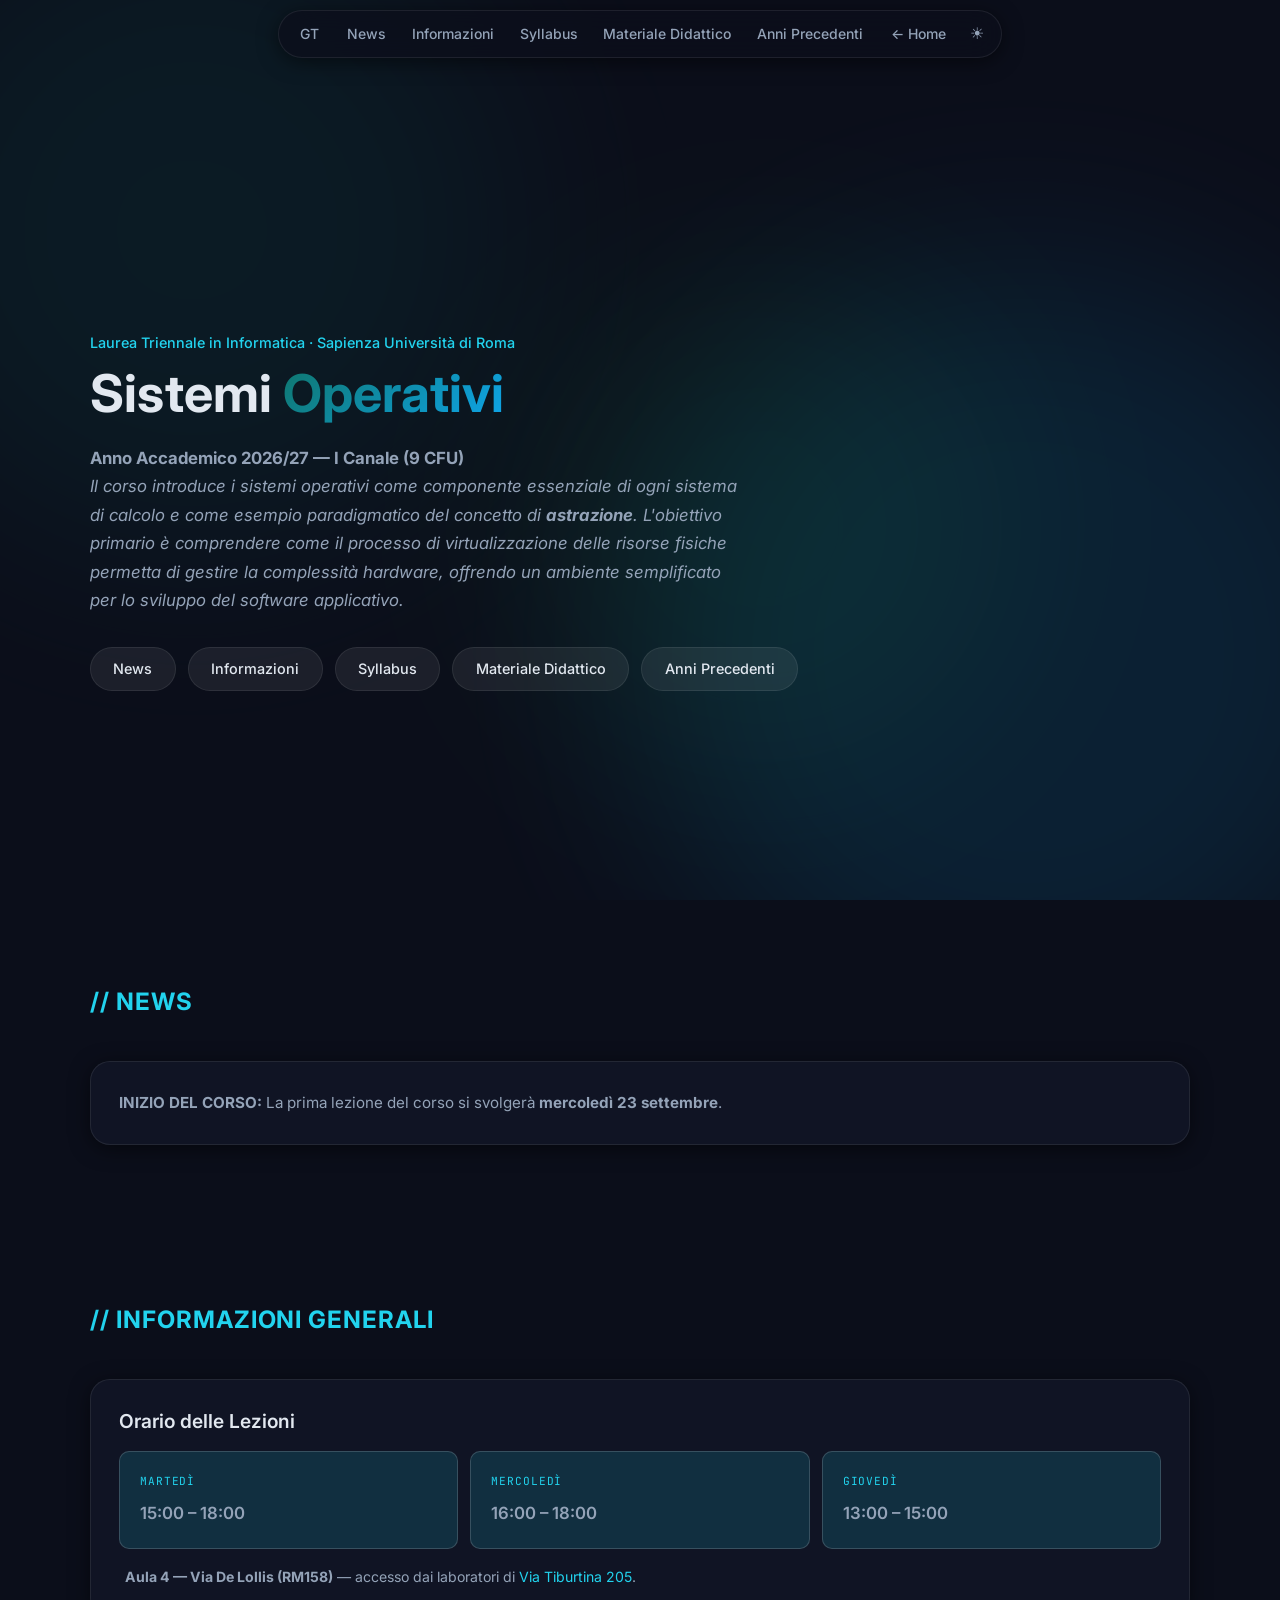
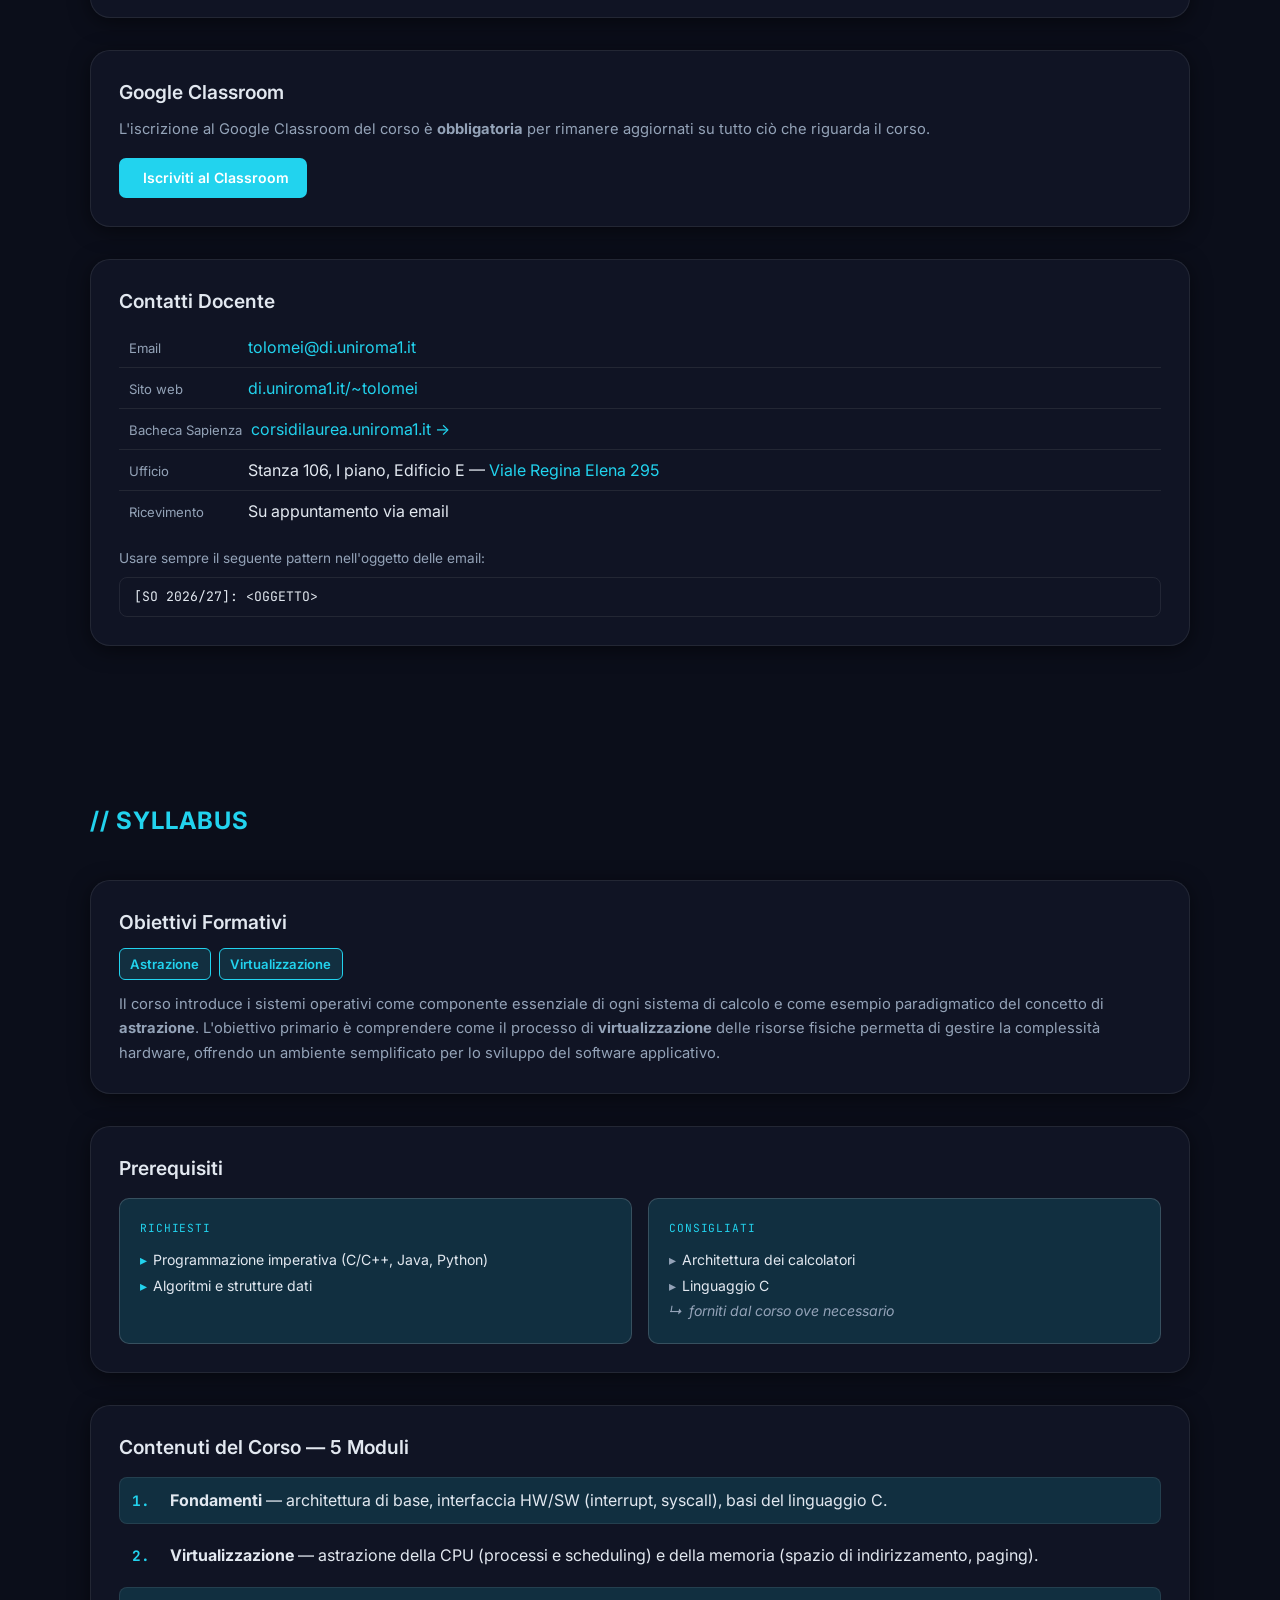
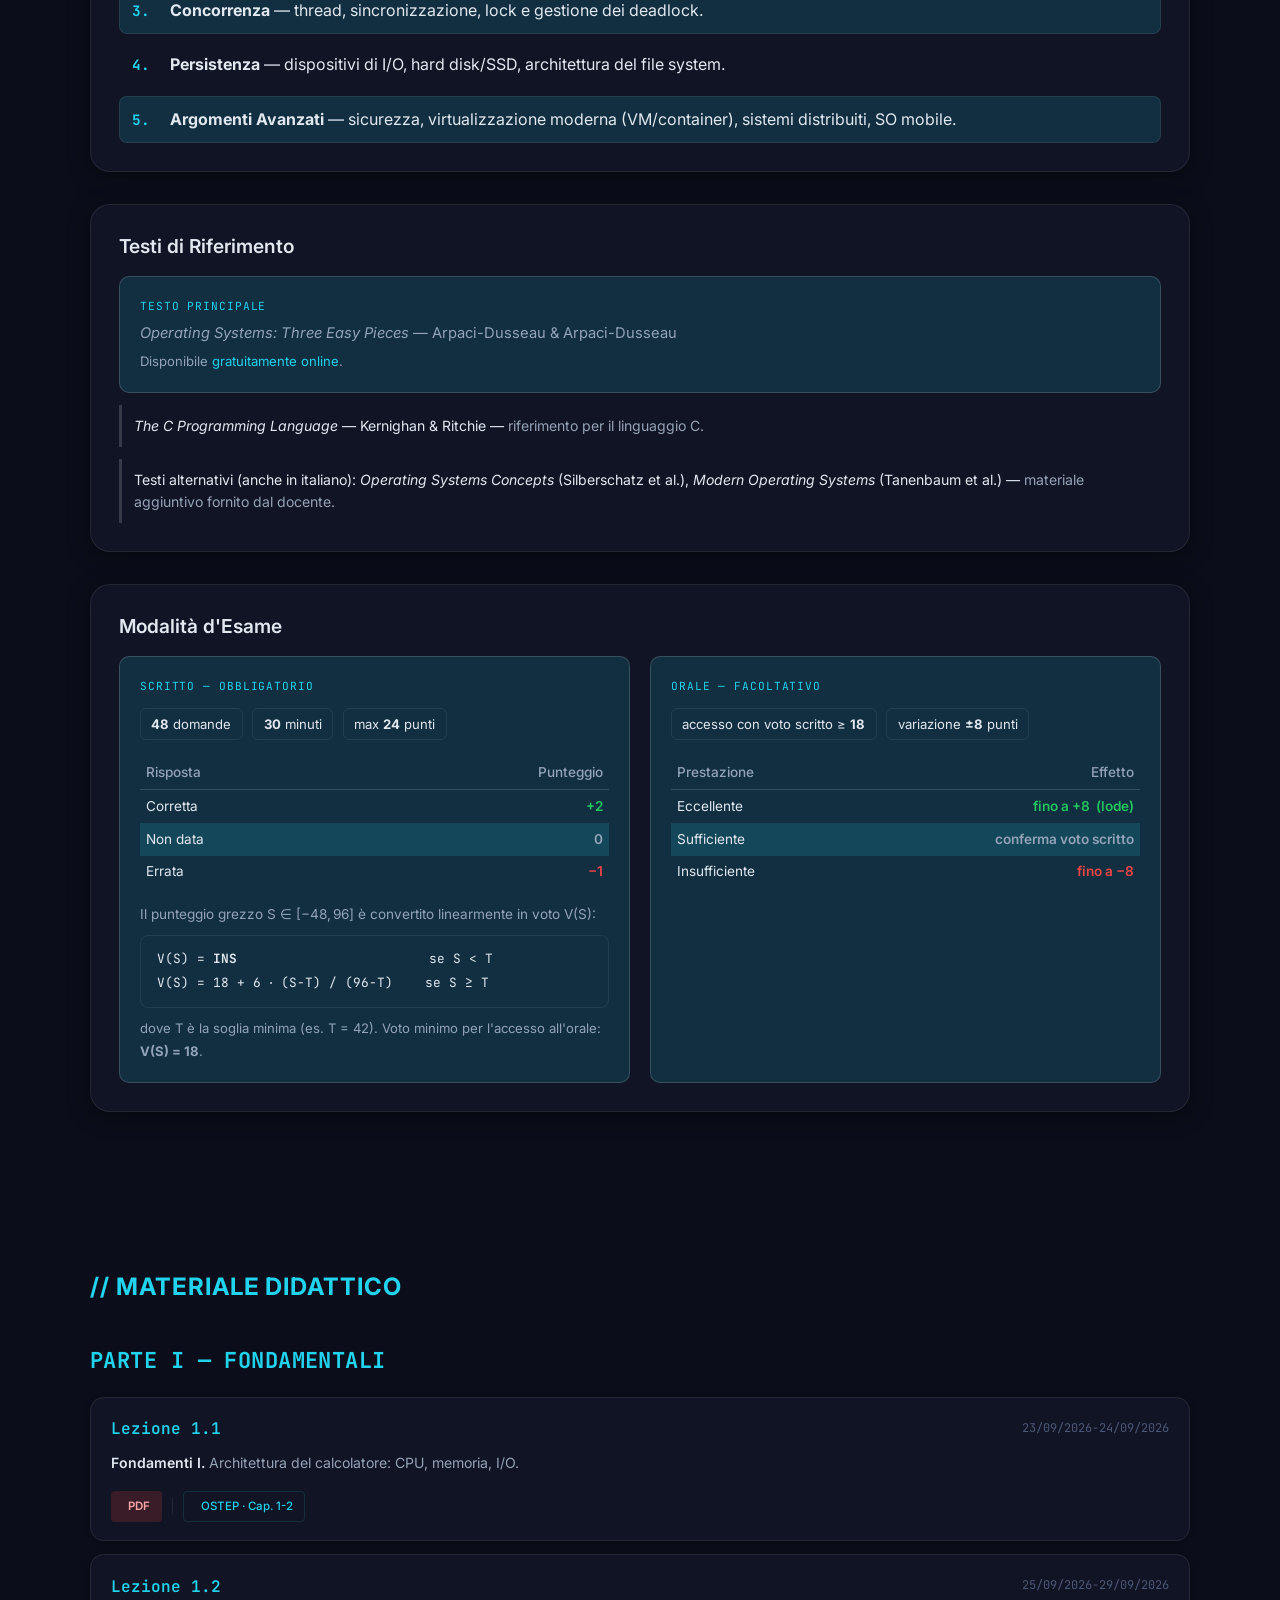
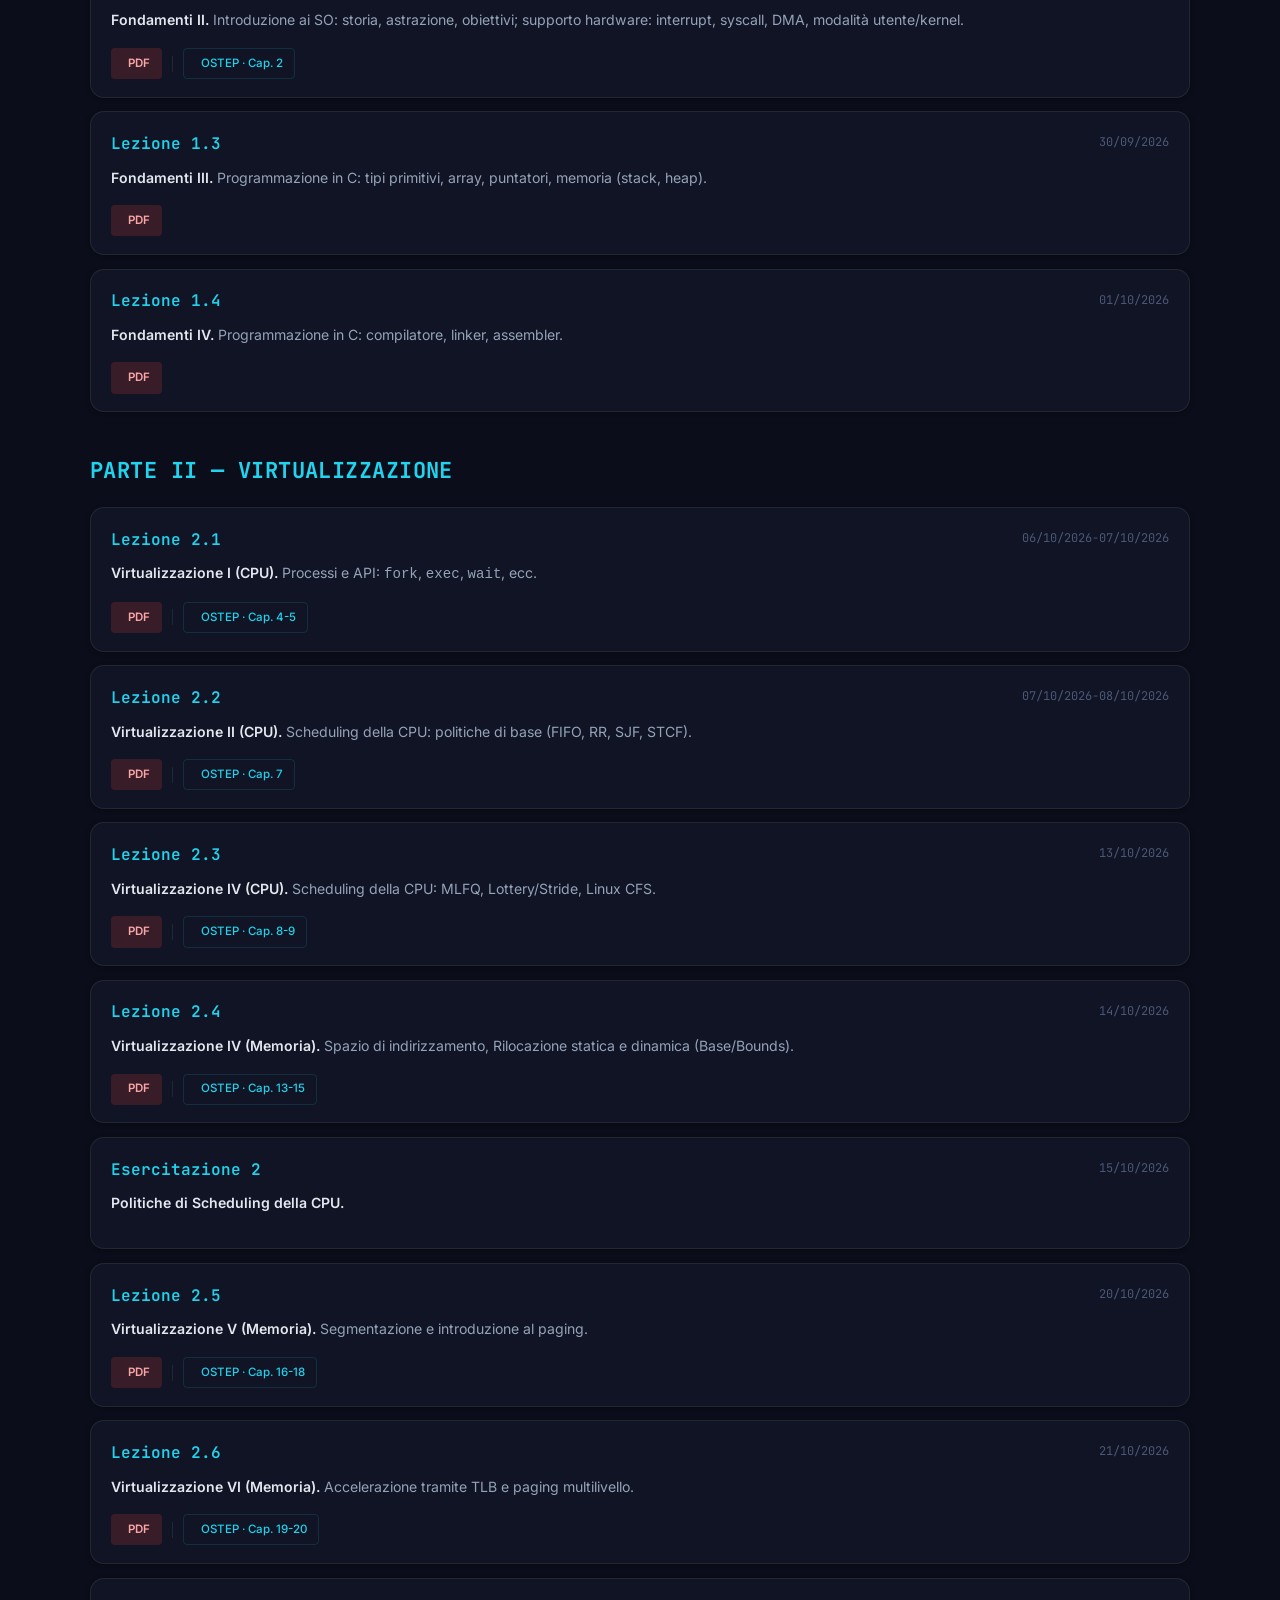
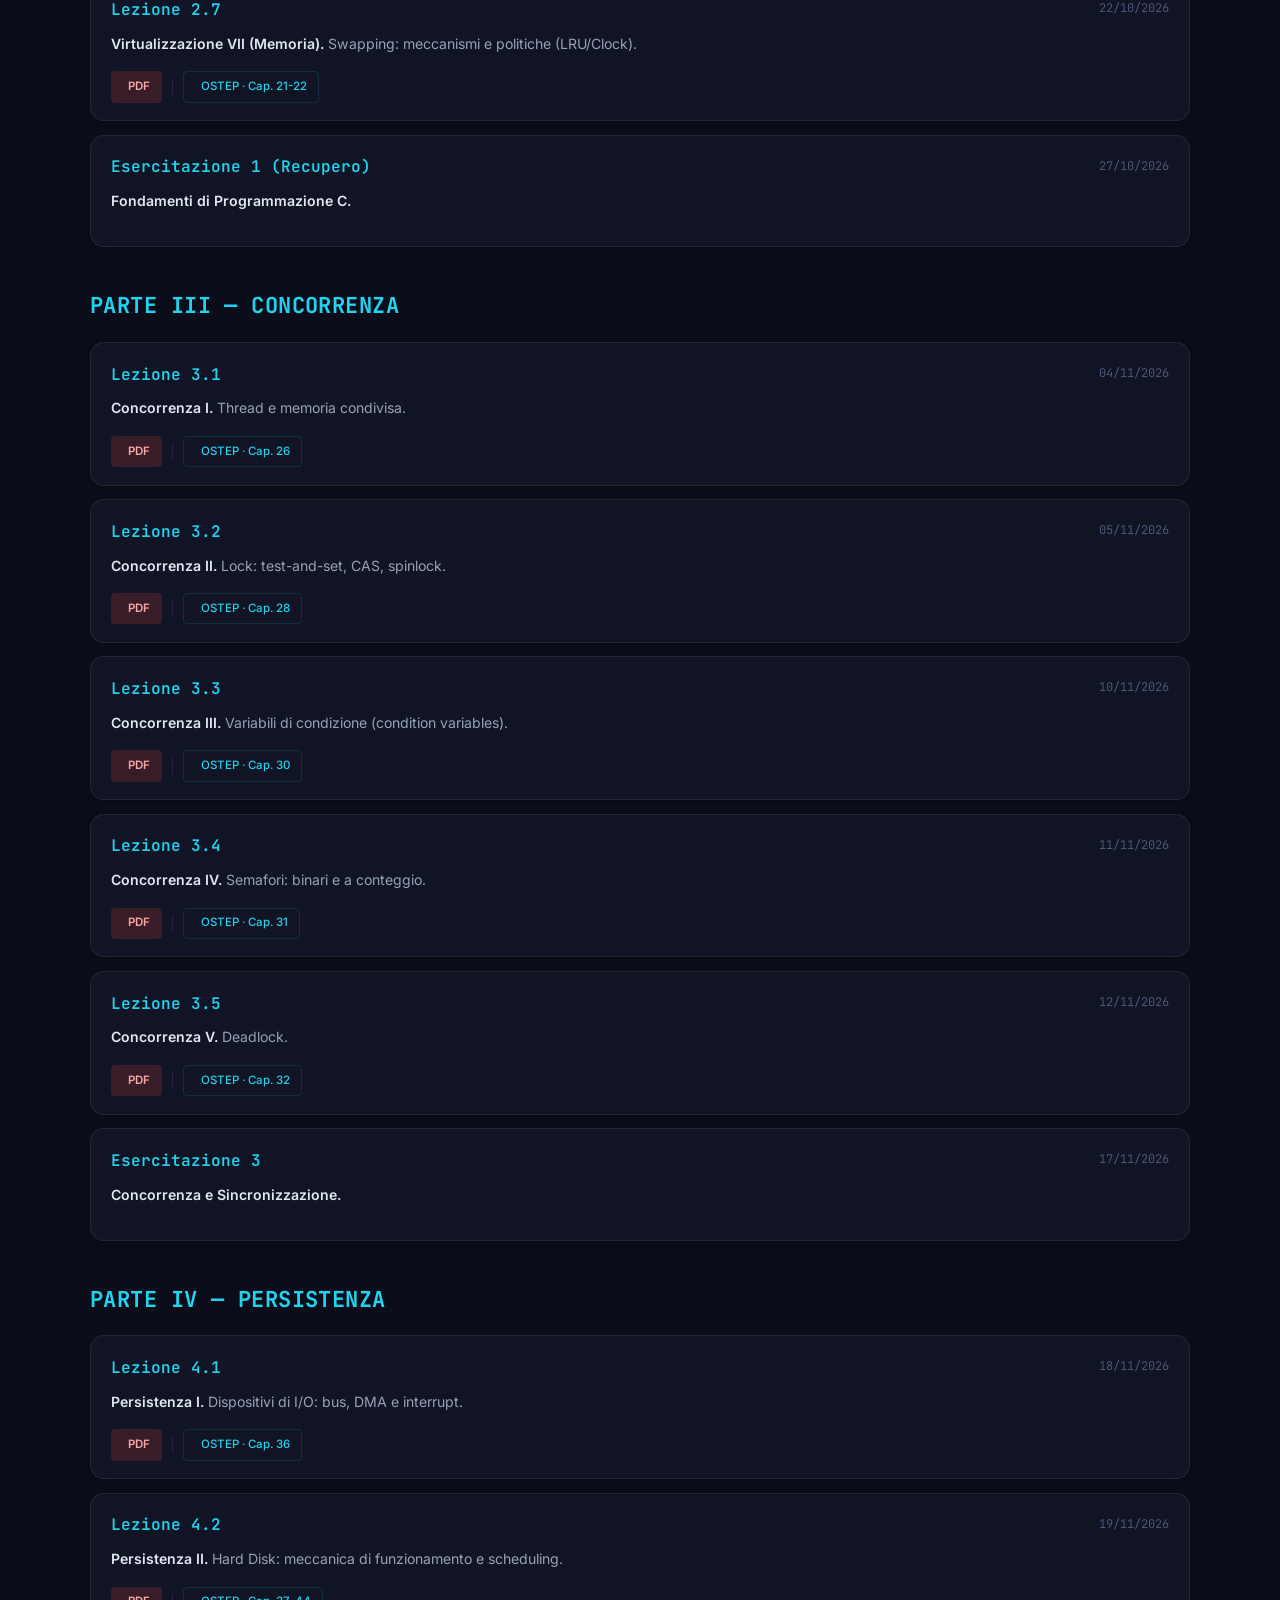
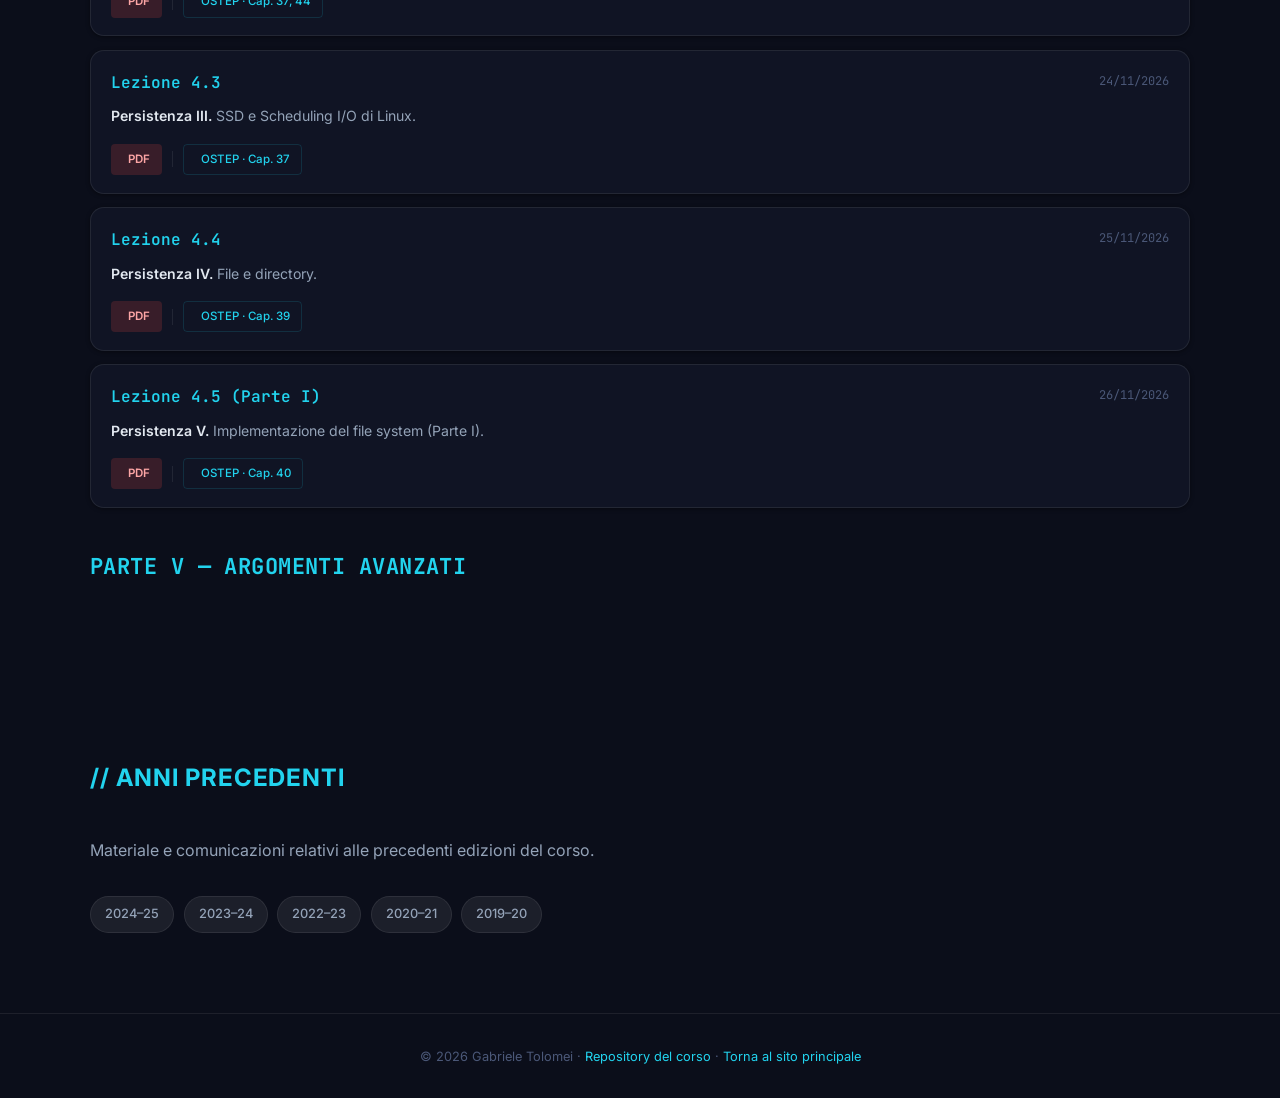
<file: teaching/os.html>
<!DOCTYPE html>
<html lang="it" data-theme="light">
<head>
  <meta charset="UTF-8">
  <meta name="viewport" content="width=device-width, initial-scale=1.0">

  <!-- Primary SEO ─────────────────────────────────────────────── -->
  <title>Sistemi Operativi — 2026/27 · Gabriele Tolomei · Sapienza</title>
  <meta name="description" content="Pagina del corso di Sistemi Operativi (Laurea Triennale in Informatica, Sapienza Università di Roma) tenuto da Gabriele Tolomei — a.a. 2026/27. News, informazioni generali, syllabus e materiale didattico.">
  <meta name="author" content="Gabriele Tolomei">
  <link rel="canonical" href="https://gtolomei.github.io/teaching/os.html">

  <!-- Open Graph ──────────────────────────────────────────────── -->
  <meta property="og:type"        content="website">
  <meta property="og:title"       content="Sistemi Operativi — 2026/27 · Gabriele Tolomei">
  <meta property="og:description" content="Pagina del corso di Sistemi Operativi, Sapienza Università di Roma — a.a. 2026/27.">
  <meta property="og:url"         content="https://gtolomei.github.io/teaching/os.html">
  <meta property="og:image"       content="https://gtolomei.github.io/assets/img/profile.jpg">
  <meta property="og:site_name"   content="Gabriele Tolomei">

  <!-- Favicon ─────────────────────────────────────────────────── -->
  <link rel="icon" type="image/png" href="../assets/img/favicon.png">
  <link rel="apple-touch-icon"      href="../assets/img/favicon.png">

  <!-- Theme: set before first paint to avoid flash ────────────── -->
  <script>
    (function () {
      try {
        var stored = localStorage.getItem("theme-pref");
        if (stored) { document.documentElement.setAttribute("data-theme", stored); return; }
      } catch (_) {}
      var h = new Date().getUTCHours();
      document.documentElement.setAttribute("data-theme",
        (h >= 18 || h < 6) ? "dark" : "light");
    })();
  </script>

  <!-- Stylesheet ──────────────────────────────────────────────── -->
  <link rel="stylesheet" href="../assets/css/style.css?v=1.0.1">
</head>

<body>

<!-- ── Background Orbs ── -->
<div class="bg-orbs" aria-hidden="true">
  <div class="orb orb-1"></div>
  <div class="orb orb-2"></div>
  <div class="orb orb-3"></div>
</div>

<!-- ════════════════════════════════════════════════════════════
     NAVIGATION
═════════════════════════════════════════════════════════════ -->
<nav id="navbar" aria-label="Navigazione principale">
  <div class="nav-pill">
    <a class="nav-brand" href="../index.html#teaching" aria-label="Torna alla home">GT</a>
    <ul role="list">
      <li><a href="#news">News</a></li>
      <li><a href="#info">Informazioni</a></li>
      <li><a href="#syllabus">Syllabus</a></li>
      <li><a href="#lezioni">Materiale Didattico</a></li>
      <li><a href="#anni-precedenti">Anni Precedenti</a></li>
    </ul>
    <a class="nav-scholar"
       href="../index.html"
       aria-label="Torna al sito principale">← Home</a>
    <button id="theme-toggle" aria-label="Cambia tema colore">🌙</button>
  </div>
</nav>

<!-- ════════════════════════════════════════════════════════════
     PAGE HEADER
═════════════════════════════════════════════════════════════ -->
<section id="course-home" class="hero" aria-label="Intestazione corso" style="padding-block:6rem 3rem;">
  <div class="hero-content">
    <div class="hero-text">
      <p class="hero-role">Laurea Triennale in Informatica · Sapienza Università di Roma</p>
      <h1 class="hero-name">Sistemi <span class="gradient-text">Operativi</span></h1>
      <p class="hero-bio">
        <strong>Anno Accademico 2026/27 — I Canale (9 CFU)</strong><br>
        <em>Il corso introduce i sistemi operativi come componente essenziale di ogni sistema di calcolo e come esempio paradigmatico del concetto di <strong>astrazione</strong>. 
        L'obiettivo primario è comprendere come il processo di virtualizzazione delle risorse fisiche permetta di gestire la complessità hardware, offrendo un ambiente semplificato per lo sviluppo del software applicativo.</em>
      </p>
      <div class="hero-links">
        <a class="btn btn-ghost" href="#news">News</a>
        <a class="btn btn-ghost" href="#info">Informazioni</a>
        <a class="btn btn-ghost" href="#syllabus">Syllabus</a>
        <a class="btn btn-ghost" href="#lezioni">Materiale Didattico</a>
        <a class="btn btn-ghost" href="#anni-precedenti">Anni Precedenti</a>
      </div>
    </div>
  </div>
</section>

<!-- ════════════════════════════════════════════════════════════
     NEWS
═════════════════════════════════════════════════════════════ -->
<section id="news" class="section" aria-labelledby="news-title">
  <div class="container">
    <h2 class="section-label" id="news-title">// News</h2>

    <div class="about-grid">
      <div class="about-card about-full">
        <p style="color:var(--text-muted);">
          <strong>INIZIO DEL CORSO:</strong> La prima lezione del corso si svolgerà <strong>mercoledì 23 settembre</strong>.
        </p>
      </div>
    </div>
  </div>
</section>

<!-- ════════════════════════════════════════════════════════════
     GENERAL INFORMATION
═════════════════════════════════════════════════════════════ -->
<section id="info" class="section" aria-labelledby="info-title">
  <div class="container">
    <h2 class="section-label" id="info-title">// Informazioni Generali</h2>

    <div class="about-grid">
      <div class="about-card about-full">
        <h3>Orario delle Lezioni</h3>

        <div style="display:flex;flex-wrap:wrap;gap:.75rem;margin:1rem 0;">
          <div style="background:var(--accent-bg);border:1px solid var(--border-strong);border-radius:10px;padding:1.25rem;flex:1;min-width:160px;">
            <p style="font-family:'JetBrains Mono',monospace;font-size:.7rem;text-transform:uppercase;letter-spacing:.08em;color:var(--accent);margin-bottom:.5rem;">Martedì</p>
            <p style="font-size:1.05rem;font-weight:600;">15:00 – 18:00</p>
          </div>
          <div style="background:var(--accent-bg);border:1px solid var(--border-strong);border-radius:10px;padding:1.25rem;flex:1;min-width:160px;">
            <p style="font-family:'JetBrains Mono',monospace;font-size:.7rem;text-transform:uppercase;letter-spacing:.08em;color:var(--accent);margin-bottom:.5rem;">Mercoledì</p>
            <p style="font-size:1.05rem;font-weight:600;">16:00 – 18:00</p>
          </div>
          <div style="background:var(--accent-bg);border:1px solid var(--border-strong);border-radius:10px;padding:1.25rem;flex:1;min-width:160px;">
            <p style="font-family:'JetBrains Mono',monospace;font-size:.7rem;text-transform:uppercase;letter-spacing:.08em;color:var(--accent);margin-bottom:.5rem;">Giovedì</p>
            <p style="font-size:1.05rem;font-weight:600;">13:00 – 15:00</p>
          </div>
        </div>

        <p style="font-size:.88rem;color:var(--text-muted);display:flex;align-items:center;gap:.4rem;">
          <i class="ti ti-map-pin" aria-hidden="true" style="color:var(--accent);font-size:.9rem;flex-shrink:0;"></i>
          <span><strong>Aula 4 — Via De Lollis (RM158)</strong> &mdash; accesso dai laboratori di
          <a href="https://goo.gl/maps/TgnJCWDfx2VQRo4u5" target="_blank">Via Tiburtina 205</a>.</span>
        </p>
      </div>

      <div class="about-card about-full">
        <h3>Google Classroom</h3>

        <p style="margin:.75rem 0 1rem;font-size:.92rem;">
          L'iscrizione al Google Classroom del corso è <strong>obbligatoria</strong> per rimanere aggiornati su tutto ciò che riguarda il corso.
        </p>
        <a href="https://classroom.google.com/c/MTYyNjgxNDg0MjI4?cjc=2woj537w"
           target="_blank"
           style="display:inline-flex;align-items:center;gap:.4rem;background:var(--accent);color:#fff;padding:.5rem 1.1rem;border-radius:7px;font-size:.88rem;font-weight:600;text-decoration:none;">
          <i class="ti ti-external-link" aria-hidden="true"></i>
          Iscriviti al Classroom
        </a>
      </div>

      <div class="about-card about-full">
        <h3>Contatti Docente</h3>

        <div style="margin-top:.75rem;">

          <div style="display:flex;align-items:baseline;gap:.6rem;padding:.4rem 0;border-bottom:1px solid var(--border);">
            <i class="ti ti-mail" aria-hidden="true" style="color:var(--accent);flex-shrink:0;"></i>
            <span style="min-width:110px;font-size:.82rem;color:var(--text-muted);">Email</span>
            <a href="mailto:tolomei@di.uniroma1.it">tolomei@di.uniroma1.it</a>
          </div>

          <div style="display:flex;align-items:baseline;gap:.6rem;padding:.4rem 0;border-bottom:1px solid var(--border);">
            <i class="ti ti-world" aria-hidden="true" style="color:var(--accent);flex-shrink:0;"></i>
            <span style="min-width:110px;font-size:.82rem;color:var(--text-muted);">Sito web</span>
            <a href="https://www.di.uniroma1.it/~tolomei" target="_blank" rel="noopener">di.uniroma1.it/~tolomei</a>
          </div>

          <div style="display:flex;align-items:baseline;gap:.6rem;padding:.4rem 0;border-bottom:1px solid var(--border);">
            <i class="ti ti-school" aria-hidden="true" style="color:var(--accent);flex-shrink:0;"></i>
            <span style="min-width:110px;font-size:.82rem;color:var(--text-muted);">Bacheca Sapienza</span>
            <a href="https://corsidilaurea.uniroma1.it/it/users/gabrieletolomeiuniroma1it" target="_blank" rel="noopener">corsidilaurea.uniroma1.it &rarr;</a>
          </div>

          <div style="display:flex;align-items:baseline;gap:.6rem;padding:.4rem 0;border-bottom:1px solid var(--border);">
            <i class="ti ti-building" aria-hidden="true" style="color:var(--accent);flex-shrink:0;"></i>
            <span style="min-width:110px;font-size:.82rem;color:var(--text-muted);">Ufficio</span>
            <span>Stanza 106, I piano, Edificio E &mdash;
              <a href="https://goo.gl/maps/5dSuQbvaeqXePV9y6" target="_blank">Viale Regina Elena 295</a>
            </span>
          </div>

          <div style="display:flex;align-items:baseline;gap:.6rem;padding:.4rem 0;">
            <i class="ti ti-calendar-time" aria-hidden="true" style="color:var(--accent);flex-shrink:0;"></i>
            <span style="min-width:110px;font-size:.82rem;color:var(--text-muted);">Ricevimento</span>
            <span>Su appuntamento via email</span>
          </div>

        </div>

        <p style="margin-top:1rem;font-size:.85rem;color:var(--text-muted);">
          Usare sempre il seguente pattern nell'oggetto delle email:
        </p>
        <div style="background:var(--surface-2,var(--surface));border:1px solid var(--border);border-radius:8px;padding:.5rem .9rem;margin-top:.4rem;font-family:'JetBrains Mono',monospace;font-size:.82rem;">
          [SO 2026/27]: &lt;OGGETTO&gt;
        </div>
      </div>
    </div>
  </div>
</section>

<!-- ════════════════════════════════════════════════════════════
     SYLLABUS
═════════════════════════════════════════════════════════════ -->
<section id="syllabus" class="section" aria-labelledby="syllabus-title">
  <div class="container">
    <h2 class="section-label" id="syllabus-title">// Syllabus</h2>
    <!-- <p style="color:var(--text-muted);margin-bottom:2rem;max-width:120ch">
      9 CFU — Laurea Triennale in Informatica, Sapienza Università di Roma. Sintesi del syllabus ufficiale del corso (a.a. 2026/27);
      il documento completo, comprensivo di tutti i dettagli, è disponibile su richiesta.
    </p> -->

    <div class="about-grid">
      <div class="about-card about-full">
        <h3>Obiettivi Formativi</h3>

        <div style="display:flex;gap:.5rem;flex-wrap:wrap;margin:.75rem 0;">
          <span style="background:var(--surface-2,var(--surface));border:1px solid var(--border);border-radius:6px;padding:.25rem .65rem;font-size:.82rem;background:var(--accent-bg);border-color:var(--accent);color:var(--accent);font-weight:600;">Astrazione</span>
          <span style="background:var(--surface-2,var(--surface));border:1px solid var(--border);border-radius:6px;padding:.25rem .65rem;font-size:.82rem;background:var(--accent-bg);border-color:var(--accent);color:var(--accent);font-weight:600;">Virtualizzazione</span>
        </div>

        <p style="font-size:.92rem;line-height:1.65;">
          Il corso introduce i sistemi operativi come componente essenziale di ogni sistema di calcolo e come esempio
          paradigmatico del concetto di <strong>astrazione</strong>. L'obiettivo primario è comprendere come il processo di
          <strong>virtualizzazione</strong> delle risorse fisiche permetta di gestire la complessità hardware, offrendo un
          ambiente semplificato per lo sviluppo del software applicativo.
        </p>
      </div>

      <div class="about-card about-full">
        <h3>Prerequisiti</h3>

        <div style="display:grid;grid-template-columns:1fr 1fr;gap:1rem;margin-top:1rem;">
          <div style="background:var(--accent-bg);border:1px solid var(--border-strong);border-radius:10px;padding:1.25rem;">
            <p style="font-family:'JetBrains Mono',monospace;font-size:.7rem;text-transform:uppercase;letter-spacing:.08em;color:var(--accent);margin-bottom:.6rem;">Richiesti</p>
            <ul style="list-style:none;padding:0;margin:0;font-size:.88rem;line-height:1.8;">
              <li style="display:flex;gap:.4rem;"><span style="color:var(--accent);">▸</span> Programmazione imperativa (C/C++, Java, Python)</li>
              <li style="display:flex;gap:.4rem;"><span style="color:var(--accent);">▸</span> Algoritmi e strutture dati</li>
            </ul>
          </div>
          <div style="background:var(--accent-bg);border:1px solid var(--border-strong);border-radius:10px;padding:1.25rem;">
            <p style="font-family:'JetBrains Mono',monospace;font-size:.7rem;text-transform:uppercase;letter-spacing:.08em;color:var(--accent);margin-bottom:.6rem;">Consigliati</p>
            <ul style="list-style:none;padding:0;margin:0;font-size:.88rem;line-height:1.8;">
              <li style="display:flex;gap:.4rem;"><span style="color:var(--text-muted);">▸</span> Architettura dei calcolatori</li>
              <li style="display:flex;gap:.4rem;"><span style="color:var(--text-muted);">▸</span> Linguaggio C</li>
              <li style="display:flex;gap:.4rem;color:var(--text-muted);font-style:italic;"><span>↳</span> forniti dal corso ove necessario</li>
            </ul>
          </div>
        </div>
      </div>

      <div class="about-card about-full">
        <h3>Contenuti del Corso &mdash; 5 Moduli</h3>

        <div style="margin-top:1rem;display:flex;flex-direction:column;gap:.5rem;">

          <div style="display:flex;gap:1rem;align-items:baseline;padding:.55rem .75rem;border-radius:8px;background:var(--accent-bg);border:1px solid var(--border);">
            <span style="font-family:'JetBrains Mono',monospace;font-size:.9rem;font-weight:700;color:var(--accent);min-width:1.4rem;">1.</span>
            <span><strong>Fondamenti</strong> &mdash; architettura di base, interfaccia HW/SW (interrupt, syscall), basi del linguaggio C.</span>
          </div>

          <div style="display:flex;gap:1rem;align-items:baseline;padding:.55rem .75rem;border-radius:8px;border:1px solid transparent;">
            <span style="font-family:'JetBrains Mono',monospace;font-size:.9rem;font-weight:700;color:var(--accent);min-width:1.4rem;">2.</span>
            <span><strong>Virtualizzazione</strong> &mdash; astrazione della CPU (processi e scheduling) e della memoria (spazio di indirizzamento, paging).</span>
          </div>

          <div style="display:flex;gap:1rem;align-items:baseline;padding:.55rem .75rem;border-radius:8px;background:var(--accent-bg);border:1px solid var(--border);">
            <span style="font-family:'JetBrains Mono',monospace;font-size:.9rem;font-weight:700;color:var(--accent);min-width:1.4rem;">3.</span>
            <span><strong>Concorrenza</strong> &mdash; thread, sincronizzazione, lock e gestione dei deadlock.</span>
          </div>

          <div style="display:flex;gap:1rem;align-items:baseline;padding:.55rem .75rem;border-radius:8px;border:1px solid transparent;">
            <span style="font-family:'JetBrains Mono',monospace;font-size:.9rem;font-weight:700;color:var(--accent);min-width:1.4rem;">4.</span>
            <span><strong>Persistenza</strong> &mdash; dispositivi di I/O, hard disk/SSD, architettura del file system.</span>
          </div>

          <div style="display:flex;gap:1rem;align-items:baseline;padding:.55rem .75rem;border-radius:8px;background:var(--accent-bg);border:1px solid var(--border);">
            <span style="font-family:'JetBrains Mono',monospace;font-size:.9rem;font-weight:700;color:var(--accent);min-width:1.4rem;">5.</span>
            <span><strong>Argomenti Avanzati</strong> &mdash; sicurezza, virtualizzazione moderna (VM/container), sistemi distribuiti, SO mobile.</span>
          </div>

        </div>
      </div>

      <div class="about-card about-full">
        <h3>Testi di Riferimento</h3>

        <div style="margin-top:1rem;display:flex;flex-direction:column;gap:.75rem;">

          <div style="background:var(--accent-bg);border:1px solid var(--border-strong);border-radius:10px;padding:1.25rem;">
            <p style="font-family:'JetBrains Mono',monospace;font-size:.7rem;text-transform:uppercase;letter-spacing:.08em;color:var(--accent);margin-bottom:.3rem;">Testo principale</p>
            <p style="font-size:.92rem;"><em>Operating Systems: Three Easy Pieces</em> &mdash; Arpaci-Dusseau &amp; Arpaci-Dusseau</p>
            <p style="font-size:.82rem;color:var(--text-muted);margin-top:.25rem;">
              Disponibile <a href="http://pages.cs.wisc.edu/~remzi/OSTEP/" target="_blank" rel="noopener">gratuitamente online</a>.
            </p>
          </div>

          <div style="padding:.6rem .75rem;border-left:3px solid var(--border-strong);font-size:.88rem;line-height:1.6;">
            <em>The C Programming Language</em> &mdash; Kernighan &amp; Ritchie &mdash;
            <span style="color:var(--text-muted);">riferimento per il linguaggio C.</span>
          </div>

          <div style="padding:.6rem .75rem;border-left:3px solid var(--border-strong);font-size:.88rem;line-height:1.6;">
            Testi alternativi (anche in italiano):
            <em>Operating Systems Concepts</em> (Silberschatz et al.),
            <em>Modern Operating Systems</em> (Tanenbaum et al.) &mdash;
            <span style="color:var(--text-muted);">materiale aggiuntivo fornito dal docente.</span>
          </div>

        </div>
      </div>
      <div class="about-card about-full">
        <h3>Modalità d'Esame</h3>

        <div style="display:grid;grid-template-columns:1fr 1fr;gap:1.25rem;margin-top:1rem;">

          <!-- ── Scritto ── -->
          <div style="background:var(--accent-bg);border:1px solid var(--border-strong);border-radius:10px;padding:1.25rem;">
            <p style="font-family:'JetBrains Mono',monospace;font-size:.7rem;text-transform:uppercase;letter-spacing:.08em;color:var(--accent);margin-bottom:.75rem;">Scritto — obbligatorio</p>

            <div style="display:flex;gap:.6rem;flex-wrap:wrap;margin-bottom:1rem;">
              <span style="background:var(--surface-2,var(--surface));border:1px solid var(--border);border-radius:6px;padding:.25rem .65rem;font-size:.82rem;"><strong>48</strong> domande</span>
              <span style="background:var(--surface-2,var(--surface));border:1px solid var(--border);border-radius:6px;padding:.25rem .65rem;font-size:.82rem;"><strong>30</strong> minuti</span>
              <span style="background:var(--surface-2,var(--surface));border:1px solid var(--border);border-radius:6px;padding:.25rem .65rem;font-size:.82rem;">max <strong>24</strong> punti</span>
            </div>

            <table style="width:100%;border-collapse:collapse;font-size:.85rem;margin-bottom:1rem;">
              <thead>
                <tr style="border-bottom:1px solid var(--border);">
                  <th style="text-align:left;padding:.3rem .4rem;color:var(--text-muted);font-weight:500;">Risposta</th>
                  <th style="text-align:right;padding:.3rem .4rem;color:var(--text-muted);font-weight:500;">Punteggio</th>
                </tr>
              </thead>
              <tbody>
                <tr>
                  <td style="padding:.3rem .4rem;">Corretta</td>
                  <td style="text-align:right;padding:.3rem .4rem;color:#22c55e;font-weight:600;">+2</td>
                </tr>
                <tr style="background:var(--accent-bg);">
                  <td style="padding:.3rem .4rem;">Non data</td>
                  <td style="text-align:right;padding:.3rem .4rem;color:var(--text-muted);font-weight:600;">0</td>
                </tr>
                <tr>
                  <td style="padding:.3rem .4rem;">Errata</td>
                  <td style="text-align:right;padding:.3rem .4rem;color:#ef4444;font-weight:600;">&minus;1</td>
                </tr>
              </tbody>
            </table>

            <p style="font-size:.85rem;color:var(--text-muted);line-height:1.55;">
              Il punteggio grezzo S &isin; [&minus;48,&thinsp;96] è convertito linearmente in voto V(S):
            </p>
            <div style="background:var(--surface-2,var(--surface));border:1px solid var(--border);border-radius:8px;padding:.7rem 1rem;margin:.6rem 0;font-family:'JetBrains Mono',monospace;font-size:.8rem;line-height:1.9;">
              V(S) = <strong>INS</strong> &nbsp;&nbsp;&nbsp;&nbsp;&nbsp;&nbsp;&nbsp;&nbsp;&nbsp;&nbsp;&nbsp;&nbsp;&nbsp;&nbsp;&nbsp;&nbsp;&nbsp;&nbsp;&nbsp;&nbsp;&nbsp;&nbsp; se S &lt; T<br>
              V(S) = 18 + 6 &sdot; (S&minus;T)&nbsp;/&nbsp;(96&minus;T) &nbsp;&nbsp; se S &ge; T
            </div>
            <p style="font-size:.82rem;color:var(--text-muted);">
              dove T è la soglia minima (es.&nbsp;T&nbsp;=&nbsp;42). Voto minimo per l'accesso all'orale: <strong>V(S)&nbsp;=&nbsp;18</strong>.
            </p>
          </div>

          <!-- ── Orale ── -->
          <div style="background:var(--accent-bg);border:1px solid var(--border-strong);border-radius:10px;padding:1.25rem;">
            <p style="font-family:'JetBrains Mono',monospace;font-size:.7rem;text-transform:uppercase;letter-spacing:.08em;color:var(--accent);margin-bottom:.75rem;">Orale — facoltativo</p>

            <div style="display:flex;gap:.6rem;flex-wrap:wrap;margin-bottom:1rem;">
              <span style="background:var(--surface-2,var(--surface));border:1px solid var(--border);border-radius:6px;padding:.25rem .65rem;font-size:.82rem;">accesso con voto scritto &ge; <strong>18</strong></span>
              <span style="background:var(--surface-2,var(--surface));border:1px solid var(--border);border-radius:6px;padding:.25rem .65rem;font-size:.82rem;">variazione <strong>&plusmn;8</strong> punti</span>
            </div>

            <table style="width:100%;border-collapse:collapse;font-size:.85rem;">
              <thead>
                <tr style="border-bottom:1px solid var(--border);">
                  <th style="text-align:left;padding:.3rem .4rem;color:var(--text-muted);font-weight:500;">Prestazione</th>
                  <th style="text-align:right;padding:.3rem .4rem;color:var(--text-muted);font-weight:500;">Effetto</th>
                </tr>
              </thead>
              <tbody>
                <tr>
                  <td style="padding:.3rem .4rem;">Eccellente</td>
                  <td style="text-align:right;padding:.3rem .4rem;color:#22c55e;font-weight:600;">fino a +8 &nbsp;(lode)</td>
                </tr>
                <tr style="background:var(--accent-bg);">
                  <td style="padding:.3rem .4rem;">Sufficiente</td>
                  <td style="text-align:right;padding:.3rem .4rem;color:var(--text-muted);font-weight:600;">conferma voto scritto</td>
                </tr>
                <tr>
                  <td style="padding:.3rem .4rem;">Insufficiente</td>
                  <td style="text-align:right;padding:.3rem .4rem;color:#ef4444;font-weight:600;">fino a &minus;8</td>
                </tr>
              </tbody>
            </table>
          </div>

        </div><!-- /grid -->
      </div>
    </div>
</section>

<!-- ════════════════════════════════════════════════════════════
     LECTURES
═════════════════════════════════════════════════════════════ -->
<section id="lezioni" class="section" aria-labelledby="lezioni-title">
  <div class="container">
    <h2 class="section-label" id="lezioni-title">// Materiale Didattico</h2>

    <div class="materiale-part" id="parte-1">
      <h3 class="materiale-part-title">Parte I — FONDAMENTALI</h3>
      <div class="lecture-cards">
        <article class="lecture-card">
          <div class="lecture-card-head">
            <span class="lecture-card-id">Lezione 1.1</span>
            <span class="lecture-card-date"><i class="ti ti-calendar" aria-hidden="true"></i>23/09/2026-24/09/2026</span>
          </div>
          <p class="lecture-card-desc"><strong style="color:var(--text);font-weight:600;">Fondamenti I.</strong> Architettura del calcolatore: CPU, memoria, I/O.</p>
          <div class="lecture-card-links">
            <a class="lecture-tag lecture-tag-pdf" href="../assets/docs/os/slides/pdf/Lecture_1_1_Fundamentals_of_Computer_Architecture.pdf" target="_blank" rel="noopener"><i class="ti ti-file-type-pdf" aria-hidden="true"></i>PDF</a>
            <!-- <a class="lecture-tag lecture-tag-html" href="../assets/docs/os/slides/html/Lecture_1_1_Fundamentals_of_Computer_Architecture.html" target="_blank" rel="noopener"><i class="ti ti-code" aria-hidden="true"></i>HTML</a> -->
            <span class="lecture-tag-divider"></span>
            <a class="lecture-tag lecture-tag-book" href="https://pages.cs.wisc.edu/~remzi/OSTEP/intro.pdf" target="_blank" rel="noopener"><i class="ti ti-book" aria-hidden="true"></i>OSTEP · Cap. 1-2</a>
          </div>
        </article>
        <article class="lecture-card">
          <div class="lecture-card-head">
            <span class="lecture-card-id">Lezione 1.2</span>
            <span class="lecture-card-date"><i class="ti ti-calendar" aria-hidden="true"></i>25/09/2026-29/09/2026</span>
          </div>
          <p class="lecture-card-desc"><strong style="color:var(--text);font-weight:600;">Fondamenti II.</strong> Introduzione ai SO: storia, astrazione, obiettivi; supporto hardware: interrupt, syscall, DMA, modalità utente/kernel.</p>
          <div class="lecture-card-links">
            <a class="lecture-tag lecture-tag-pdf" href="../assets/docs/os/slides/pdf/Lecture_1_2_Introduction_to_OS_and_Hardware_Support.pdf" target="_blank" rel="noopener"><i class="ti ti-file-type-pdf" aria-hidden="true"></i>PDF</a>
            <!-- <a class="lecture-tag lecture-tag-html" href="../assets/docs/os/slides/html/Lecture_1_2_Introduction_to_OS_and_Hardware_Support.html" target="_blank" rel="noopener"><i class="ti ti-code" aria-hidden="true"></i>HTML</a> -->
            <span class="lecture-tag-divider"></span>
            <a class="lecture-tag lecture-tag-book" href="https://pages.cs.wisc.edu/~remzi/OSTEP/intro.pdf" target="_blank" rel="noopener"><i class="ti ti-book" aria-hidden="true"></i>OSTEP · Cap. 2</a>
          </div>
        </article>
        <article class="lecture-card">
          <div class="lecture-card-head">
            <span class="lecture-card-id">Lezione 1.3</span>
            <span class="lecture-card-date"><i class="ti ti-calendar" aria-hidden="true"></i>30/09/2026</span>
          </div>
          <p class="lecture-card-desc"><strong style="color:var(--text);font-weight:600;">Fondamenti III.</strong> Programmazione in C: tipi primitivi, array, puntatori, memoria (stack, heap).</p>
          <div class="lecture-card-links">
            <a class="lecture-tag lecture-tag-pdf" href="../assets/docs/os/slides/pdf/Lecture_1_3_C_Programming_I.pdf" target="_blank" rel="noopener"><i class="ti ti-file-type-pdf" aria-hidden="true"></i>PDF</a>
            <!-- <a class="lecture-tag lecture-tag-html" href="../assets/docs/os/slides/html/Lecture_1_3_C_Programming_I.html" target="_blank" rel="noopener"><i class="ti ti-code" aria-hidden="true"></i>HTML</a> -->
          </div>
        </article>
        <article class="lecture-card">
          <div class="lecture-card-head">
            <span class="lecture-card-id">Lezione 1.4</span>
            <span class="lecture-card-date"><i class="ti ti-calendar" aria-hidden="true"></i>01/10/2026</span>
          </div>
          <p class="lecture-card-desc"><strong style="color:var(--text);font-weight:600;">Fondamenti IV.</strong> Programmazione in C: compilatore, linker, assembler.</p>
          <div class="lecture-card-links">
            <a class="lecture-tag lecture-tag-pdf" href="../assets/docs/os/slides/pdf/Lecture_1_4_C_Programming_II.pdf" target="_blank" rel="noopener"><i class="ti ti-file-type-pdf" aria-hidden="true"></i>PDF</a>
            <!-- <a class="lecture-tag lecture-tag-html" href="../assets/docs/os/slides/html/Lecture_1_4_C_Programming_II.html" target="_blank" rel="noopener"><i class="ti ti-code" aria-hidden="true"></i>HTML</a> -->
          </div>
        </article>
        <!-- <article class="lecture-card lecture-card--break">
          <div class="lecture-card-head">
            <span class="lecture-card-id">Lezione 1.5</span>
            <span class="lecture-card-date"><i class="ti ti-calendar" aria-hidden="true"></i>Data da definire</span>
          </div>
          <p class="lecture-card-desc"><strong style="color:var(--text);font-weight:600;">Laboratorio I — Fondamenti.</strong> Esercitazione — risoluzione guidata di problemi in stile d'esame.</p>
          <div class="lecture-card-links">
            <a class="lecture-tag lecture-tag-pdf" href="../assets/docs/os/slides/pdf/Lecture_1_5_Lab_Fundamentals.pdf" target="_blank" rel="noopener"><i class="ti ti-file-type-pdf" aria-hidden="true"></i>PDF</a>
            <a class="lecture-tag lecture-tag-html" href="../assets/docs/os/slides/html/Lecture_1_5_Lab_Fundamentals.html" target="_blank" rel="noopener"><i class="ti ti-code" aria-hidden="true"></i>HTML</a>
          </div>
        </article> -->
      </div>
    </div>

    <div class="materiale-part" id="parte-2">
      <h3 class="materiale-part-title">Parte II — VIRTUALIZZAZIONE</h3>
      <div class="lecture-cards">
        <article class="lecture-card">
          <div class="lecture-card-head">
            <span class="lecture-card-id">Lezione 2.1</span>
            <span class="lecture-card-date"><i class="ti ti-calendar" aria-hidden="true"></i>06/10/2026-07/10/2026</span>
          </div>
          <p class="lecture-card-desc"><strong style="color:var(--text);font-weight:600;">Virtualizzazione I (CPU).</strong> Processi e API: <code>fork</code>, <code>exec</code>, <code>wait</code>, ecc.</p>
          <div class="lecture-card-links">
            <a class="lecture-tag lecture-tag-pdf" href="../assets/docs/os/slides/pdf/Lecture_2_1_Processes_and_APIs.pdf" target="_blank" rel="noopener"><i class="ti ti-file-type-pdf" aria-hidden="true"></i>PDF</a>
            <!-- <a class="lecture-tag lecture-tag-html" href="../assets/docs/os/slides/html/Lecture_2_1_Processes_and_APIs.html" target="_blank" rel="noopener"><i class="ti ti-code" aria-hidden="true"></i>HTML</a> -->
            <span class="lecture-tag-divider"></span>
            <a class="lecture-tag lecture-tag-book" href="https://pages.cs.wisc.edu/~remzi/OSTEP/cpu-intro.pdf" target="_blank" rel="noopener"><i class="ti ti-book" aria-hidden="true"></i>OSTEP · Cap. 4-5</a>
          </div>
        </article>
        <article class="lecture-card">
          <div class="lecture-card-head">
            <span class="lecture-card-id">Lezione 2.2</span>
            <span class="lecture-card-date"><i class="ti ti-calendar" aria-hidden="true"></i>07/10/2026-08/10/2026</span>
          </div>
          <p class="lecture-card-desc"><strong style="color:var(--text);font-weight:600;">Virtualizzazione II (CPU).</strong> Scheduling della CPU: politiche di base (FIFO, RR, SJF, STCF).</p>
          <div class="lecture-card-links">
            <a class="lecture-tag lecture-tag-pdf" href="../assets/docs/os/slides/pdf/Lecture_2_2_CPU_Scheduling_Basic_Policies.pdf" target="_blank" rel="noopener"><i class="ti ti-file-type-pdf" aria-hidden="true"></i>PDF</a>
            <!-- <a class="lecture-tag lecture-tag-html" href="../assets/docs/os/slides/html/Lecture_2_2_CPU_Scheduling_Basic_Policies.html" target="_blank" rel="noopener"><i class="ti ti-code" aria-hidden="true"></i>HTML</a> -->
            <span class="lecture-tag-divider"></span>
            <a class="lecture-tag lecture-tag-book" href="https://pages.cs.wisc.edu/~remzi/OSTEP/cpu-sched.pdf" target="_blank" rel="noopener"><i class="ti ti-book" aria-hidden="true"></i>OSTEP · Cap. 7</a>
          </div>
        </article>
        <article class="lecture-card">
          <div class="lecture-card-head">
            <span class="lecture-card-id">Lezione 2.3</span>
            <span class="lecture-card-date"><i class="ti ti-calendar" aria-hidden="true"></i>13/10/2026</span>
          </div>
          <p class="lecture-card-desc"><strong style="color:var(--text);font-weight:600;">Virtualizzazione IV (CPU).</strong> Scheduling della CPU: MLFQ, Lottery/Stride, Linux CFS.</p>
          <div class="lecture-card-links">
            <a class="lecture-tag lecture-tag-pdf" href="../assets/docs/os/slides/pdf/Lecture_2_3_CPU_Scheduling_MLFQ_Lottery_CFS.pdf" target="_blank" rel="noopener"><i class="ti ti-file-type-pdf" aria-hidden="true"></i>PDF</a>
            <!-- <a class="lecture-tag lecture-tag-html" href="../assets/docs/os/slides/html/Lecture_2_3_CPU_Scheduling_MLFQ_Lottery_CFS.html" target="_blank" rel="noopener"><i class="ti ti-code" aria-hidden="true"></i>HTML</a> -->
            <span class="lecture-tag-divider"></span>
            <a class="lecture-tag lecture-tag-book" href="https://pages.cs.wisc.edu/~remzi/OSTEP/cpu-sched-mlfq.pdf" target="_blank" rel="noopener"><i class="ti ti-book" aria-hidden="true"></i>OSTEP · Cap. 8-9</a>
          </div>
        </article>
        <article class="lecture-card">
          <div class="lecture-card-head">
            <span class="lecture-card-id">Lezione 2.4</span>
            <span class="lecture-card-date"><i class="ti ti-calendar" aria-hidden="true"></i>14/10/2026</span>
          </div>
          <p class="lecture-card-desc"><strong style="color:var(--text);font-weight:600;">Virtualizzazione IV (Memoria).</strong> Spazio di indirizzamento, Rilocazione statica e dinamica (Base/Bounds).</p>
          <div class="lecture-card-links">
            <a class="lecture-tag lecture-tag-pdf" href="../assets/docs/os/slides/pdf/Lecture_2_4_Address_Space.pdf" target="_blank" rel="noopener"><i class="ti ti-file-type-pdf" aria-hidden="true"></i>PDF</a>
            <!-- <a class="lecture-tag lecture-tag-html" href="../assets/docs/os/slides/html/Lecture_2_4_Address_Space.html" target="_blank" rel="noopener"><i class="ti ti-code" aria-hidden="true"></i>HTML</a> -->
            <span class="lecture-tag-divider"></span>
            <a class="lecture-tag lecture-tag-book" href="https://pages.cs.wisc.edu/~remzi/OSTEP/vm-intro.pdf" target="_blank" rel="noopener"><i class="ti ti-book" aria-hidden="true"></i>OSTEP · Cap. 13-15</a>
          </div>
        </article>
        <article class="lecture-card">
          <div class="lecture-card-head">
            <span class="lecture-card-id">Esercitazione 2</span>
            <span class="lecture-card-date"><i class="ti ti-calendar" aria-hidden="true"></i>15/10/2026</span>
          </div>
          <p class="lecture-card-desc"><strong style="color:var(--text);font-weight:600;">Politiche di Scheduling della CPU.</strong></p>
        </article>
        <article class="lecture-card">
          <div class="lecture-card-head">
            <span class="lecture-card-id">Lezione 2.5</span>
            <span class="lecture-card-date"><i class="ti ti-calendar" aria-hidden="true"></i>20/10/2026</span>
          </div>
          <p class="lecture-card-desc"><strong style="color:var(--text);font-weight:600;">Virtualizzazione V (Memoria).</strong> Segmentazione e introduzione al paging.</p>
          <div class="lecture-card-links">
            <a class="lecture-tag lecture-tag-pdf" href="../assets/docs/os/slides/pdf/Lecture_2_5_Segmentation_and_Paging.pdf" target="_blank" rel="noopener"><i class="ti ti-file-type-pdf" aria-hidden="true"></i>PDF</a>
            <!-- <a class="lecture-tag lecture-tag-html" href="../assets/docs/os/slides/html/Lecture_2_5_Segmentation_and_Paging.html" target="_blank" rel="noopener"><i class="ti ti-code" aria-hidden="true"></i>HTML</a> -->
            <span class="lecture-tag-divider"></span>
            <a class="lecture-tag lecture-tag-book" href="https://pages.cs.wisc.edu/~remzi/OSTEP/vm-segmentation.pdf" target="_blank" rel="noopener"><i class="ti ti-book" aria-hidden="true"></i>OSTEP · Cap. 16-18</a>
          </div>
        </article>
        <article class="lecture-card">
          <div class="lecture-card-head">
            <span class="lecture-card-id">Lezione 2.6</span>
            <span class="lecture-card-date"><i class="ti ti-calendar" aria-hidden="true"></i>21/10/2026</span>
          </div>
          <p class="lecture-card-desc"><strong style="color:var(--text);font-weight:600;">Virtualizzazione VI (Memoria).</strong> Accelerazione tramite TLB e paging multilivello.</p>
          <div class="lecture-card-links">
            <a class="lecture-tag lecture-tag-pdf" href="../assets/docs/os/slides/pdf/Lecture_2_6_TLB_Advanced_Paging.pdf" target="_blank" rel="noopener"><i class="ti ti-file-type-pdf" aria-hidden="true"></i>PDF</a>
            <!-- <a class="lecture-tag lecture-tag-html" href="../assets/docs/os/slides/html/Lecture_2_6_TLB_Advanced_Paging.html" target="_blank" rel="noopener"><i class="ti ti-code" aria-hidden="true"></i>HTML</a> -->
            <span class="lecture-tag-divider"></span>
            <a class="lecture-tag lecture-tag-book" href="https://pages.cs.wisc.edu/~remzi/OSTEP/vm-tlbs.pdf" target="_blank" rel="noopener"><i class="ti ti-book" aria-hidden="true"></i>OSTEP · Cap. 19-20</a>
          </div>
        </article>
        <article class="lecture-card">
          <div class="lecture-card-head">
            <span class="lecture-card-id">Lezione 2.7</span>
            <span class="lecture-card-date"><i class="ti ti-calendar" aria-hidden="true"></i>22/10/2026</span>
          </div>
          <p class="lecture-card-desc"><strong style="color:var(--text);font-weight:600;">Virtualizzazione VII (Memoria).</strong> Swapping: meccanismi e politiche (LRU/Clock).</p>
          <div class="lecture-card-links">
            <a class="lecture-tag lecture-tag-pdf" href="../assets/docs/os/slides/pdf/Lecture_2_7_Swapping_Virtual_Memory.pdf" target="_blank" rel="noopener"><i class="ti ti-file-type-pdf" aria-hidden="true"></i>PDF</a>
            <!-- <a class="lecture-tag lecture-tag-html" href="../assets/docs/os/slides/html/Lecture_2_7_Swapping_Virtual_Memory.html" target="_blank" rel="noopener"><i class="ti ti-code" aria-hidden="true"></i>HTML</a> -->
            <span class="lecture-tag-divider"></span>
            <a class="lecture-tag lecture-tag-book" href="https://pages.cs.wisc.edu/~remzi/OSTEP/vm-beyondphys.pdf" target="_blank" rel="noopener"><i class="ti ti-book" aria-hidden="true"></i>OSTEP · Cap. 21-22</a>
          </div>
        </article>
        <article class="lecture-card">
          <div class="lecture-card-head">
            <span class="lecture-card-id">Esercitazione 1 (Recupero)</span>
            <span class="lecture-card-date"><i class="ti ti-calendar" aria-hidden="true"></i>27/10/2026</span>
          </div>
          <p class="lecture-card-desc"><strong style="color:var(--text);font-weight:600;">Fondamenti di Programmazione C.</strong></p>
        </article>
      </div>
    </div>

    <div class="materiale-part" id="parte-3">
      <h3 class="materiale-part-title">Parte III — CONCORRENZA</h3>
      <div class="lecture-cards">
        <article class="lecture-card">
          <div class="lecture-card-head">
            <span class="lecture-card-id">Lezione 3.1</span>
            <span class="lecture-card-date"><i class="ti ti-calendar" aria-hidden="true"></i>04/11/2026</span>
          </div>
          <p class="lecture-card-desc"><strong style="color:var(--text);font-weight:600;">Concorrenza I.</strong> Thread e memoria condivisa.</p>
          <div class="lecture-card-links">
            <a class="lecture-tag lecture-tag-pdf" href="../assets/docs/os/slides/pdf/Lecture_3_1_Threads_Shared_Memory.pdf" target="_blank" rel="noopener"><i class="ti ti-file-type-pdf" aria-hidden="true"></i>PDF</a>
            <!-- <a class="lecture-tag lecture-tag-html" href="../assets/docs/os/slides/html/Lecture_3_1_Threads_Shared_Memory.html" target="_blank" rel="noopener"><i class="ti ti-code" aria-hidden="true"></i>HTML</a> -->
            <span class="lecture-tag-divider"></span>
            <a class="lecture-tag lecture-tag-book" href="https://pages.cs.wisc.edu/~remzi/OSTEP/threads-intro.pdf" target="_blank" rel="noopener"><i class="ti ti-book" aria-hidden="true"></i>OSTEP · Cap. 26</a>
          </div>
        </article>
        <article class="lecture-card">
          <div class="lecture-card-head">
            <span class="lecture-card-id">Lezione 3.2</span>
            <span class="lecture-card-date"><i class="ti ti-calendar" aria-hidden="true"></i>05/11/2026</span>
          </div>
          <p class="lecture-card-desc"><strong style="color:var(--text);font-weight:600;">Concorrenza II.</strong> Lock: test-and-set, CAS, spinlock.</p>
          <div class="lecture-card-links">
            <a class="lecture-tag lecture-tag-pdf" href="../assets/docs/os/slides/pdf/Lecture_3_2_Locks.pdf" target="_blank" rel="noopener"><i class="ti ti-file-type-pdf" aria-hidden="true"></i>PDF</a>
            <!-- <a class="lecture-tag lecture-tag-html" href="../assets/docs/os/slides/html/Lecture_3_2_Locks.html" target="_blank" rel="noopener"><i class="ti ti-code" aria-hidden="true"></i>HTML</a> -->
            <span class="lecture-tag-divider"></span>
            <a class="lecture-tag lecture-tag-book" href="https://pages.cs.wisc.edu/~remzi/OSTEP/threads-locks.pdf" target="_blank" rel="noopener"><i class="ti ti-book" aria-hidden="true"></i>OSTEP · Cap. 28</a>
          </div>
        </article>
        <article class="lecture-card">
          <div class="lecture-card-head">
            <span class="lecture-card-id">Lezione 3.3</span>
            <span class="lecture-card-date"><i class="ti ti-calendar" aria-hidden="true"></i>10/11/2026</span>
          </div>
          <p class="lecture-card-desc"><strong style="color:var(--text);font-weight:600;">Concorrenza III.</strong> Variabili di condizione (condition variables).</p>
          <div class="lecture-card-links">
            <a class="lecture-tag lecture-tag-pdf" href="../assets/docs/os/slides/pdf/Lecture_3_3_Condition_Variables.pdf" target="_blank" rel="noopener"><i class="ti ti-file-type-pdf" aria-hidden="true"></i>PDF</a>
            <!-- <a class="lecture-tag lecture-tag-html" href="../assets/docs/os/slides/html/Lecture_3_3_Condition_Variables.html" target="_blank" rel="noopener"><i class="ti ti-code" aria-hidden="true"></i>HTML</a> -->
            <span class="lecture-tag-divider"></span>
            <a class="lecture-tag lecture-tag-book" href="https://pages.cs.wisc.edu/~remzi/OSTEP/threads-cv.pdf" target="_blank" rel="noopener"><i class="ti ti-book" aria-hidden="true"></i>OSTEP · Cap. 30</a>
          </div>
        </article>
        <article class="lecture-card">
          <div class="lecture-card-head">
            <span class="lecture-card-id">Lezione 3.4</span>
            <span class="lecture-card-date"><i class="ti ti-calendar" aria-hidden="true"></i>11/11/2026</span>
          </div>
          <p class="lecture-card-desc"><strong style="color:var(--text);font-weight:600;">Concorrenza IV.</strong> Semafori: binari e a conteggio.</p>
          <div class="lecture-card-links">
            <a class="lecture-tag lecture-tag-pdf" href="../assets/docs/os/slides/pdf/Lecture_3_4_Semaphores.pdf" target="_blank" rel="noopener"><i class="ti ti-file-type-pdf" aria-hidden="true"></i>PDF</a>
            <!-- <a class="lecture-tag lecture-tag-html" href="../assets/docs/os/slides/html/Lecture_3_4_Semaphores.html" target="_blank" rel="noopener"><i class="ti ti-code" aria-hidden="true"></i>HTML</a> -->
            <span class="lecture-tag-divider"></span>
            <a class="lecture-tag lecture-tag-book" href="https://pages.cs.wisc.edu/~remzi/OSTEP/threads-sema.pdf" target="_blank" rel="noopener"><i class="ti ti-book" aria-hidden="true"></i>OSTEP · Cap. 31</a>
          </div>
        </article>
        <article class="lecture-card">
          <div class="lecture-card-head">
            <span class="lecture-card-id">Lezione 3.5</span>
            <span class="lecture-card-date"><i class="ti ti-calendar" aria-hidden="true"></i>12/11/2026</span>
          </div>
          <p class="lecture-card-desc"><strong style="color:var(--text);font-weight:600;">Concorrenza V.</strong> Deadlock.</p>
          <div class="lecture-card-links">
            <a class="lecture-tag lecture-tag-pdf" href="../assets/docs/os/slides/pdf/Lecture_3_5_Deadlock.pdf" target="_blank" rel="noopener"><i class="ti ti-file-type-pdf" aria-hidden="true"></i>PDF</a>
            <!-- <a class="lecture-tag lecture-tag-html" href="../assets/docs/os/slides/html/Lecture_3_5_Deadlock.html" target="_blank" rel="noopener"><i class="ti ti-code" aria-hidden="true"></i>HTML</a> -->
            <span class="lecture-tag-divider"></span>
            <a class="lecture-tag lecture-tag-book" href="https://pages.cs.wisc.edu/~remzi/OSTEP/threads-bugs.pdf" target="_blank" rel="noopener"><i class="ti ti-book" aria-hidden="true"></i>OSTEP · Cap. 32</a>
          </div>
        </article>
        <article class="lecture-card">
          <div class="lecture-card-head">
            <span class="lecture-card-id">Esercitazione 3</span>
            <span class="lecture-card-date"><i class="ti ti-calendar" aria-hidden="true"></i>17/11/2026</span>
          </div>
          <p class="lecture-card-desc"><strong style="color:var(--text);font-weight:600;">Concorrenza e Sincronizzazione.</strong></p>
        </article>
      </div>
    </div>

    <div class="materiale-part" id="parte-4">
      <h3 class="materiale-part-title">Parte IV — PERSISTENZA</h3>
      <div class="lecture-cards">
        <article class="lecture-card">
          <div class="lecture-card-head">
            <span class="lecture-card-id">Lezione 4.1</span>
            <span class="lecture-card-date"><i class="ti ti-calendar" aria-hidden="true"></i>18/11/2026</span>
          </div>
          <p class="lecture-card-desc"><strong style="color:var(--text);font-weight:600;">Persistenza I.</strong> Dispositivi di I/O: bus, DMA e interrupt.</p>
          <div class="lecture-card-links">
            <a class="lecture-tag lecture-tag-pdf" href="../assets/docs/os/slides/pdf/Lecture_4_1_IO_Devices.pdf" target="_blank" rel="noopener"><i class="ti ti-file-type-pdf" aria-hidden="true"></i>PDF</a>
            <!-- <a class="lecture-tag lecture-tag-html" href="../assets/docs/os/slides/html/Lecture_4_1_IO_Devices.html" target="_blank" rel="noopener"><i class="ti ti-code" aria-hidden="true"></i>HTML</a> -->
            <span class="lecture-tag-divider"></span>
            <a class="lecture-tag lecture-tag-book" href="https://pages.cs.wisc.edu/~remzi/OSTEP/file-devices.pdf" target="_blank" rel="noopener"><i class="ti ti-book" aria-hidden="true"></i>OSTEP · Cap. 36</a>
          </div>
        </article>
        <article class="lecture-card">
          <div class="lecture-card-head">
            <span class="lecture-card-id">Lezione 4.2</span>
            <span class="lecture-card-date"><i class="ti ti-calendar" aria-hidden="true"></i>19/11/2026</span>
          </div>
          <p class="lecture-card-desc"><strong style="color:var(--text);font-weight:600;">Persistenza II.</strong> Hard Disk: meccanica di funzionamento e scheduling.</p>
          <div class="lecture-card-links">
            <a class="lecture-tag lecture-tag-pdf" href="../assets/docs/os/slides/pdf/Lecture_4_2_Hard_Disks.pdf" target="_blank" rel="noopener"><i class="ti ti-file-type-pdf" aria-hidden="true"></i>PDF</a>
            <!-- <a class="lecture-tag lecture-tag-html" href="../assets/docs/os/slides/html/Lecture_4_2_Hard_Disks.html" target="_blank" rel="noopener"><i class="ti ti-code" aria-hidden="true"></i>HTML</a> -->
            <span class="lecture-tag-divider"></span>
            <a class="lecture-tag lecture-tag-book" href="https://pages.cs.wisc.edu/~remzi/OSTEP/file-disks.pdf" target="_blank" rel="noopener"><i class="ti ti-book" aria-hidden="true"></i>OSTEP · Cap. 37, 44</a>
          </div>
        </article>
        <article class="lecture-card">
          <div class="lecture-card-head">
            <span class="lecture-card-id">Lezione 4.3</span>
            <span class="lecture-card-date"><i class="ti ti-calendar" aria-hidden="true"></i>24/11/2026</span>
          </div>
          <p class="lecture-card-desc"><strong style="color:var(--text);font-weight:600;">Persistenza III.</strong> SSD e Scheduling I/O di Linux.</p>
          <div class="lecture-card-links">
            <a class="lecture-tag lecture-tag-pdf" href="../assets/docs/os/slides/pdf/Lecture_4_3_SSDs_and_Linux_IO_Schedulers.pdf" target="_blank" rel="noopener"><i class="ti ti-file-type-pdf" aria-hidden="true"></i>PDF</a>
            <!-- <a class="lecture-tag lecture-tag-html" href="../assets/docs/os/slides/html/Lecture_4_3_SSDs_and_Linux_IO_Schedulers.html" target="_blank" rel="noopener"><i class="ti ti-code" aria-hidden="true"></i>HTML</a> -->
            <span class="lecture-tag-divider"></span>
            <a class="lecture-tag lecture-tag-book" href="https://pages.cs.wisc.edu/~remzi/OSTEP/file-disks.pdf" target="_blank" rel="noopener"><i class="ti ti-book" aria-hidden="true"></i>OSTEP · Cap. 37</a>
          </div>
        </article>
        <article class="lecture-card">
          <div class="lecture-card-head">
            <span class="lecture-card-id">Lezione 4.4</span>
            <span class="lecture-card-date"><i class="ti ti-calendar" aria-hidden="true"></i>25/11/2026</span>
          </div>
          <p class="lecture-card-desc"><strong style="color:var(--text);font-weight:600;">Persistenza IV.</strong> File e directory.</p>
          <div class="lecture-card-links">
            <a class="lecture-tag lecture-tag-pdf" href="../assets/docs/os/slides/pdf/Lecture_4_4_Files_and_Directories.pdf" target="_blank" rel="noopener"><i class="ti ti-file-type-pdf" aria-hidden="true"></i>PDF</a>
            <!-- <a class="lecture-tag lecture-tag-html" href="../assets/docs/os/slides/html/Lecture_4_4_Files_and_Directories.html" target="_blank" rel="noopener"><i class="ti ti-code" aria-hidden="true"></i>HTML</a> -->
            <span class="lecture-tag-divider"></span>
            <a class="lecture-tag lecture-tag-book" href="https://pages.cs.wisc.edu/~remzi/OSTEP/file-intro.pdf" target="_blank" rel="noopener"><i class="ti ti-book" aria-hidden="true"></i>OSTEP · Cap. 39</a>
          </div>
        </article>
        <article class="lecture-card">
          <div class="lecture-card-head">
            <span class="lecture-card-id">Lezione 4.5 (Parte I)</span>
            <span class="lecture-card-date"><i class="ti ti-calendar" aria-hidden="true"></i>26/11/2026</span>
          </div>
          <p class="lecture-card-desc"><strong style="color:var(--text);font-weight:600;">Persistenza V.</strong> Implementazione del file system (Parte I).</p>
          <div class="lecture-card-links">
            <a class="lecture-tag lecture-tag-pdf" href="../assets/docs/os/slides/pdf/Lecture_4_5_File_System_Implementation_Part_I.pdf" target="_blank" rel="noopener"><i class="ti ti-file-type-pdf" aria-hidden="true"></i>PDF</a>
            <!-- <a class="lecture-tag lecture-tag-html" href="../assets/docs/os/slides/html/Lecture_4_5_File_System_Implementation_Part_I.html" target="_blank" rel="noopener"><i class="ti ti-code" aria-hidden="true"></i>HTML</a> -->
            <span class="lecture-tag-divider"></span>
            <a class="lecture-tag lecture-tag-book" href="https://pages.cs.wisc.edu/~remzi/OSTEP/file-implementation.pdf" target="_blank" rel="noopener"><i class="ti ti-book" aria-hidden="true"></i>OSTEP · Cap. 40</a>
          </div>
        </article>
        <!-- <article class="lecture-card">
          <div class="lecture-card-head">
            <span class="lecture-card-id">Lezione 4.5 (Parte II)</span>
            <span class="lecture-card-date"><i class="ti ti-calendar" aria-hidden="true"></i>01/12/2026</span>
          </div>
          <p class="lecture-card-desc"><strong style="color:var(--text);font-weight:600;">Persistenza V.</strong> Implementazione del file system (Parte II).</p>
          <div class="lecture-card-links">
            <a class="lecture-tag lecture-tag-pdf" href="../assets/docs/os/slides/pdf/Lecture_4_5_File_System_Implementation_Part_II.pdf" target="_blank" rel="noopener"><i class="ti ti-file-type-pdf" aria-hidden="true"></i>PDF</a>
            <a class="lecture-tag lecture-tag-html" href="../assets/docs/os/slides/html/Lecture_4_5_File_System_Implementation_Part_II.html" target="_blank" rel="noopener"><i class="ti ti-code" aria-hidden="true"></i>HTML</a>
            <span class="lecture-tag-divider"></span>
            <a class="lecture-tag lecture-tag-book" href="https://pages.cs.wisc.edu/~remzi/OSTEP/file-journaling.pdf" target="_blank" rel="noopener"><i class="ti ti-book" aria-hidden="true"></i>OSTEP · Cap. 42</a>
          </div>
        </article> -->
        <!-- <article class="lecture-card lecture-card--break">
          <div class="lecture-card-head">
            <span class="lecture-card-id">Lezione 4.7</span>
            <span class="lecture-card-date"><i class="ti ti-calendar" aria-hidden="true"></i>Data da definire</span>
          </div>
          <p class="lecture-card-desc"><strong style="color:var(--text);font-weight:600;">Laboratorio IV — Persistenza.</strong> Esercitazione — risoluzione guidata di problemi in stile d'esame.</p>
          <div class="lecture-card-links">
            <a class="lecture-tag lecture-tag-pdf" href="../assets/docs/os/slides/pdf/Lecture_4_7_Lab_Persistence.pdf" target="_blank" rel="noopener"><i class="ti ti-file-type-pdf" aria-hidden="true"></i>PDF</a>
            <a class="lecture-tag lecture-tag-html" href="../assets/docs/os/slides/html/Lecture_4_7_Lab_Persistence.html" target="_blank" rel="noopener"><i class="ti ti-code" aria-hidden="true"></i>HTML</a>
          </div>
        </article> -->
      </div>
    </div>

    <div class="materiale-part" id="parte-5">
      <h3 class="materiale-part-title">Parte V — ARGOMENTI AVANZATI</h3>
      <div class="lecture-cards">
        <!-- <article class="lecture-card">
          <div class="lecture-card-head">
            <span class="lecture-card-id">Lezione 5.1</span>
            <span class="lecture-card-date"><i class="ti ti-calendar" aria-hidden="true"></i>Data da definire</span>
          </div>
          <p class="lecture-card-desc"><strong style="color:var(--text);font-weight:600;">Argomenti Avanzati I.</strong> Sicurezza e protezione nei sistemi moderni.</p>
          <div class="lecture-card-links">
            <a class="lecture-tag lecture-tag-pdf" href="../assets/docs/os/slides/pdf/Lecture_5_1_Security_and_Protection.pdf" target="_blank" rel="noopener"><i class="ti ti-file-type-pdf" aria-hidden="true"></i>PDF</a>
            <a class="lecture-tag lecture-tag-html" href="../assets/docs/os/slides/html/Lecture_5_1_Security_and_Protection.html" target="_blank" rel="noopener"><i class="ti ti-code" aria-hidden="true"></i>HTML</a>
          </div>
        </article>
        <article class="lecture-card">
          <div class="lecture-card-head">
            <span class="lecture-card-id">Lezione 5.2</span>
            <span class="lecture-card-date"><i class="ti ti-calendar" aria-hidden="true"></i>Data da definire</span>
          </div>
          <p class="lecture-card-desc"><strong style="color:var(--text);font-weight:600;">Argomenti Avanzati II.</strong> Virtualizzazione: VM, hypervisor e container.</p>
          <div class="lecture-card-links">
            <a class="lecture-tag lecture-tag-pdf" href="../assets/docs/os/slides/pdf/Lecture_5_2_Virtualization_VMs_Hypervisors_Containers.pdf" target="_blank" rel="noopener"><i class="ti ti-file-type-pdf" aria-hidden="true"></i>PDF</a>
            <a class="lecture-tag lecture-tag-html" href="../assets/docs/os/slides/html/Lecture_5_2_Virtualization_VMs_Hypervisors_Containers.html" target="_blank" rel="noopener"><i class="ti ti-code" aria-hidden="true"></i>HTML</a>
          </div>
        </article>
        <article class="lecture-card">
          <div class="lecture-card-head">
            <span class="lecture-card-id">Lezione 5.3</span>
            <span class="lecture-card-date"><i class="ti ti-calendar" aria-hidden="true"></i>Data da definire</span>
          </div>
          <p class="lecture-card-desc"><strong style="color:var(--text);font-weight:600;">Argomenti Avanzati III.</strong> Introduzione ai sistemi distribuiti.</p>
          <div class="lecture-card-links">
            <a class="lecture-tag lecture-tag-pdf" href="../assets/docs/os/slides/pdf/Lecture_5_3_Introduction_to_Distributed_Systems.pdf" target="_blank" rel="noopener"><i class="ti ti-file-type-pdf" aria-hidden="true"></i>PDF</a>
            <a class="lecture-tag lecture-tag-html" href="../assets/docs/os/slides/html/Lecture_5_3_Introduction_to_Distributed_Systems.html" target="_blank" rel="noopener"><i class="ti ti-code" aria-hidden="true"></i>HTML</a>
            <span class="lecture-tag-divider"></span>
            <a class="lecture-tag lecture-tag-book" href="https://pages.cs.wisc.edu/~remzi/OSTEP/dist-intro.pdf" target="_blank" rel="noopener"><i class="ti ti-book" aria-hidden="true"></i>OSTEP · Cap. 48</a>
          </div>
        </article>
        <article class="lecture-card">
          <div class="lecture-card-head">
            <span class="lecture-card-id">Lezione 5.4</span>
            <span class="lecture-card-date"><i class="ti ti-calendar" aria-hidden="true"></i>Data da definire</span>
          </div>
          <p class="lecture-card-desc"><strong style="color:var(--text);font-weight:600;">Argomenti Avanzati IV.</strong> SO mobile: architettura e struttura generale.</p>
          <div class="lecture-card-links">
            <a class="lecture-tag lecture-tag-pdf" href="../assets/docs/os/slides/pdf/Lecture_5_4_Mobile_OS_Architecture.pdf" target="_blank" rel="noopener"><i class="ti ti-file-type-pdf" aria-hidden="true"></i>PDF</a>
            <a class="lecture-tag lecture-tag-html" href="../assets/docs/os/slides/html/Lecture_5_4_Mobile_OS_Architecture.html" target="_blank" rel="noopener"><i class="ti ti-code" aria-hidden="true"></i>HTML</a>
          </div>
        </article>
        <article class="lecture-card">
          <div class="lecture-card-head">
            <span class="lecture-card-id">Lezione 5.5</span>
            <span class="lecture-card-date"><i class="ti ti-calendar" aria-hidden="true"></i>Data da definire</span>
          </div>
          <p class="lecture-card-desc"><strong style="color:var(--text);font-weight:600;">Argomenti Avanzati V.</strong> SO mobile: casi di studio (iOS/Android).</p>
          <div class="lecture-card-links">
            <a class="lecture-tag lecture-tag-pdf" href="../assets/docs/os/slides/pdf/Lecture_5_5_Mobile_OS_Case_Studies.pdf" target="_blank" rel="noopener"><i class="ti ti-file-type-pdf" aria-hidden="true"></i>PDF</a>
            <a class="lecture-tag lecture-tag-html" href="../assets/docs/os/slides/html/Lecture_5_5_Mobile_OS_Case_Studies.html" target="_blank" rel="noopener"><i class="ti ti-code" aria-hidden="true"></i>HTML</a>
          </div>
        </article> -->
        <!-- <article class="lecture-card lecture-card--break">
          <div class="lecture-card-head">
            <span class="lecture-card-id">Lezione 5.6</span>
            <span class="lecture-card-date"><i class="ti ti-calendar" aria-hidden="true"></i>Data da definire</span>
          </div>
          <p class="lecture-card-desc"><strong style="color:var(--text);font-weight:600;">Laboratorio V — Argomenti Avanzati.</strong> Esercitazione — risoluzione guidata di problemi in stile d'esame.</p>
          <div class="lecture-card-links">
            <a class="lecture-tag lecture-tag-pdf" href="../assets/docs/os/slides/pdf/Lecture_5_6_Lab_Advanced_Topics.pdf" target="_blank" rel="noopener"><i class="ti ti-file-type-pdf" aria-hidden="true"></i>PDF</a>
            <a class="lecture-tag lecture-tag-html" href="../assets/docs/os/slides/html/Lecture_5_6_Lab_Advanced_Topics.html" target="_blank" rel="noopener"><i class="ti ti-code" aria-hidden="true"></i>HTML</a>
          </div>
        </article> -->
      </div>
    </div>

    <!-- <p style="color:var(--text-muted);margin-top:2.5rem;margin-bottom:1rem;max-width:120ch">
      Esercizi, codice di esempio e testi d'esame restano nella repository GitHub del corso:
    </p>
    <div class="teaching-grid">
      <div class="teaching-card">
        <span class="badge-lang">IT</span>
        <h3>Esercizi</h3>
        <p>Esercizi con e senza soluzione, per sessione di esercitazione.</p>
        <a class="teaching-link" href="https://github.com/gtolomei/operating-systems/tree/master/exercises" target="_blank" rel="noopener">Vai alla cartella</a>
      </div>
      <div class="teaching-card">
        <span class="badge-lang">IT</span>
        <h3>Codice</h3>
        <p>Esempi di codice (processi, thread, sincronizzazione, memoria).</p>
        <a class="teaching-link" href="https://github.com/gtolomei/operating-systems/tree/master/code" target="_blank" rel="noopener">Vai alla cartella</a>
      </div>
      <div class="teaching-card">
        <span class="badge-lang">IT</span>
        <h3>Esami</h3>
        <p>Testi d'esame ed esiti degli appelli.</p>
        <a class="teaching-link" href="https://github.com/gtolomei/operating-systems/tree/master/exams" target="_blank" rel="noopener">Vai alla cartella</a>
      </div>
    </div> -->
  </div>
</section>

<!-- ════════════════════════════════════════════════════════════
     PREVIOUS YEARS
═════════════════════════════════════════════════════════════ -->
<section id="anni-precedenti" class="section" aria-labelledby="anni-precedenti-title">
  <div class="container">
    <h2 class="section-label" id="anni-precedenti-title">// Anni Precedenti</h2>

    <p style="color:var(--text-muted);margin-bottom:2rem;max-width:120ch">
      Materiale e comunicazioni relativi alle precedenti edizioni del corso.
    </p>

    <div class="social-links" aria-label="Archivio anni precedenti">
      <a class="social-link" href="https://github.com/gtolomei/operating-systems/blob/master/oldest/2024-25.md" target="_blank" rel="noopener">2024–25</a>
      <a class="social-link" href="https://github.com/gtolomei/operating-systems/blob/master/oldest/2023-24.md" target="_blank" rel="noopener">2023–24</a>
      <a class="social-link" href="https://github.com/gtolomei/operating-systems/blob/master/oldest/2022-23.md" target="_blank" rel="noopener">2022–23</a>
      <a class="social-link" href="https://github.com/gtolomei/operating-systems/blob/master/oldest/2020-21.md" target="_blank" rel="noopener">2020–21</a>
      <a class="social-link" href="https://github.com/gtolomei/operating-systems/blob/master/oldest/2019-20.md" target="_blank" rel="noopener">2019–20</a>
    </div>
  </div>
  </div>
</section>

<!-- ════════════════════════════════════════════════════════════
     FOOTER
═════════════════════════════════════════════════════════════ -->
<footer>
  <p>
    © <span id="footer-year"></span> Gabriele Tolomei ·
    <a href="https://github.com/gtolomei/operating-systems" target="_blank" rel="noopener">Repository del corso</a> ·
    <a href="../index.html">Torna al sito principale</a>
  </p>
</footer>

<!-- ════════════════════════════════════════════════════════════
     SCRIPTS
═════════════════════════════════════════════════════════════ -->
<script src="../assets/js/course-page.js"></script>

</body>
</html>
</file>
<file: assets/css/style.css>
/* ============================================================
   style.css — Gabriele Tolomei · gtolomei.github.io
   Glass-light / glass-dark theme
   Theme auto-switches at 06:00 UTC (light) / 18:00 UTC (dark)
   ============================================================ */

/* ── Google Fonts ───────────────────────────────────────────── */
/* @import url('https://fonts.googleapis.com/css2?family=Inter:wght@400;500;600;700&display=swap'); */
@import url('https://fonts.googleapis.com/css2?family=Inter:wght@400;500;600;700&family=JetBrains+Mono:wght@400;500;600&display=swap');
/* ── CSS Custom Properties ──────────────────────────────────── */
:root {
  --font-sans: 'Inter', system-ui, -apple-system, 'Segoe UI', sans-serif;
  --font-mono: 'JetBrains Mono', 'Fira Code', 'Cascadia Code', monospace;

  --radius-xs:   0.25rem;
  --radius-sm:   0.5rem;
  --radius-md:   0.875rem;
  --radius-lg:   1.25rem;
  --radius-xl:   2rem;
  --radius-full: 9999px;

  --transition-fast: 150ms ease;
  --transition:      220ms ease;
  --transition-slow: 350ms ease;

  --nav-h:  3.75rem;
  --hero-pt: calc(var(--nav-h) + 3rem);

 /* Ocean teal palette */
  --grad-text: linear-gradient(135deg, #0f766e 0%, #0ea5e9 100%);
  --grad-ring: linear-gradient(135deg, #0f766e, #0ea5e9, #22c55e);

  /* Badge colours (type-agnostic, same in both themes) */
  --badge-conf-bg:     #d1fae5;
  --badge-conf-text:   #065f46;
  --badge-journal-bg:  #dbeafe;
  --badge-journal-text:#1e3a8a;
  --badge-workshop-bg: #fef3c7;
  --badge-workshop-text:#78350f;
  --badge-preprint-bg: #fee2e2;
  --badge-preprint-text:#7f1d1d;
  --badge-other-bg:    #f1f5f9;
  --badge-other-text:  #334155;

  /* Topic chip active colour — emerald */
  --chip-active-bg: #0ea5e9; /* blue-teal accent */
  --chip-active-text:  #fff;
}

/* ── Light Theme (default) ──────────────────────────────────── */
:root,
[data-theme="light"] {
  --bg:          #f1f5f9;
  --bg-alt:      #e8eef5;
  --bg-glass:    rgba(255, 255, 255, 0.72);
  --bg-card:     rgba(255, 255, 255, 0.85);
  --bg-chip:     rgba(0, 0, 0, 0.06);

  --border:        rgba(0, 0, 0, 0.08);
  --border-strong: rgba(0, 0, 0, 0.16);

  --text:          #0f172a;
  --text-muted:    #475569;
  --text-subtle:   #94a3b8;

  --accent:        #0f766e;   /* deep teal */
  --accent-hover:  #115e59;
  --accent-bg:     rgba(15, 118, 110, 0.10);

  --shadow-sm:  0 1px 4px rgba(0,0,0,0.07);
  --shadow:     0 4px 20px rgba(0,0,0,0.08);
  --shadow-lg:  0 12px 40px rgba(0,0,0,0.12);

  --blur: blur(18px);
}

/* ── Dark Theme ─────────────────────────────────────────────── */
[data-theme="dark"] {
  --bg:          #0b0e1a;
  --bg-alt:      #111527;
  --bg-glass:    rgba(12, 15, 28, 0.78);
  --bg-card:     rgba(18, 22, 38, 0.88);
  --bg-chip:     rgba(255, 255, 255, 0.07);

  --border:        rgba(255, 255, 255, 0.08);
  --border-strong: rgba(255, 255, 255, 0.16);

  --text:          #e2e8f0;
  --text-muted:    #94a3b8;
  --text-subtle:   #4b5878;

  --accent:        #22d3ee;
  --accent-hover:  #67e8f9;
  --accent-bg:     rgba(34, 211, 238, 0.14);

  --shadow-sm:  0 1px 4px rgba(0,0,0,0.4);
  --shadow:     0 4px 20px rgba(0,0,0,0.5);
  --shadow-lg:  0 12px 40px rgba(0,0,0,0.7);

  --blur: blur(18px);

  /* Slightly soften badges in dark mode */
  --badge-conf-bg:     rgba(16, 185, 129, 0.18);
  --badge-conf-text:   #6ee7b7;
  --badge-journal-bg:  rgba(59, 130, 246, 0.18);
  --badge-journal-text:#93c5fd;
  --badge-workshop-bg: rgba(245, 158, 11, 0.18);
  --badge-workshop-text:#fcd34d;
  --badge-preprint-bg: rgba(239, 68, 68, 0.18);
  --badge-preprint-text:#fca5a5;
  --badge-other-bg:    rgba(100, 116, 139, 0.18);
  --badge-other-text:  #94a3b8;
}

/* ── Reset & base ───────────────────────────────────────────── */
*, *::before, *::after { box-sizing: border-box; margin: 0; padding: 0; }

html {
  scroll-behavior: smooth;
  scroll-padding-top: var(--nav-h);
  -webkit-text-size-adjust: 100%;
}

body {
  font-family: var(--font-sans);
  font-size: 1rem;       /* 16px base — accessible default */
  line-height: 1.7;
  color: var(--text);
  background: var(--bg);
  /* transition: background var(--transition-slow), color var(--transition-slow); */
  min-height: 100vh;
  position: relative;
}

/* ── Smooth Background Effect ───────────────────────────────── */
.bg-orbs {
  position: fixed;
  top: 0;
  left: 0;
  width: 100%;
  height: 100%;
  pointer-events: none;
  z-index: -1;
  overflow: hidden;
  background: var(--bg);
  transition: background var(--transition-slow);
}

.orb {
  position: absolute;
  border-radius: 50%;
  filter: blur(100px);
  opacity: 0.12;
  animation: orbFloat 25s infinite alternate ease-in-out;
}

.orb-1 {
  width: 50vw;
  height: 50vw;
  background: #0f766e; /* deep teal */
  top: -10%;
  left: -10%;
}

.orb-2 {
  width: 60vw;
  height: 60vw;
  background: #0ea5e9; /* blue */
  bottom: -15%;
  right: -10%;
  animation-delay: -7s;
}

.orb-3 {
  width: 40vw;
  height: 40vw;
  background: #22c55e; /* green */
  top: 30%;
  right: 20%;
  opacity: 0.08;
  animation-delay: -12s;
}

@keyframes orbFloat {
  0%   { transform: translate(0, 0) scale(1); }
  100% { transform: translate(60px, 40px) scale(1.15); }
}

a { color: var(--accent); text-decoration: none; }
a:hover { text-decoration: underline; color: var(--accent-hover); }

img { display: block; max-width: 100%; }

::selection {
  background: var(--accent-bg);
  color: var(--text);
}

/* Focus ring — accessibility */
:focus-visible {
  outline: 2px solid var(--accent);
  outline-offset: 3px;
  border-radius: var(--radius-sm);
}

/* ── Typography ─────────────────────────────────────────────── */
h1 { font-size: clamp(2rem, 5vw, 3.25rem); font-weight: 700; line-height: 1.15; }
h2 { font-size: clamp(1.5rem, 3vw, 2rem);  font-weight: 700; line-height: 1.25; }
h3 { font-size: 1.2rem;  font-weight: 600; line-height: 1.4; }
h4 { font-size: 1rem;    font-weight: 600; }

p { color: var(--text-muted); }

/* ── Mono font usage (badges, chips) ───────────────────────── */
.badge-pill,
.badge-year,
.type-pill,
.topic-chip,
.pub-chip {
  font-family: var(--font-mono);
  letter-spacing: 0.02em;
}

/* ── Layout helpers ─────────────────────────────────────────── */
.container {
  width: min(1100px, 100% - 2.5rem);
  margin-inline: auto;
}

.section {
  padding-block: 5rem;
}

.section-label {
  font-size: 1.5rem;   /* Increased font size */
  font-weight: 700;
  letter-spacing: 0.04em;
  text-transform: uppercase;
  color: var(--accent);
  margin-bottom: 2.75rem;
}

/* .section-title moved into .section-label */

/* ── Gradient text ──────────────────────────────────────────── */
.gradient-text {
  background: var(--grad-text);
  -webkit-background-clip: text;
  -webkit-text-fill-color: transparent;
  background-clip: text;
}

/* ── Buttons ────────────────────────────────────────────────── */
.btn {
  display: inline-flex;
  align-items: center;
  gap: 0.4rem;
  padding: 0.65rem 1.4rem;
  border-radius: var(--radius-full);
  font-size: 0.9rem;
  font-weight: 500;
  cursor: pointer;
  border: 1px solid transparent;
  line-height: 1.5;
  box-sizing: border-box;
  transition: background var(--transition), color var(--transition),
              box-shadow var(--transition), transform var(--transition-fast);
  text-decoration: none !important;
}

.btn:hover { transform: translateY(-1px); }
.btn:active { transform: translateY(0); }

.btn-primary {
  background: var(--grad-text);
  color: #fff;
  box-shadow: 0 2px 12px rgba(14, 165, 233, 0.35);
}
.btn-primary:hover {
  box-shadow: 0 4px 20px rgba(14, 165, 233, 0.45);
  color: #fff;
}

.btn-ghost {
  background: var(--bg-chip);
  color: var(--text);
  border: 1px solid var(--border);
}
.btn-ghost:hover {
  background: var(--accent-bg);
  color: var(--accent);
  border-color: var(--accent);
}

/* ── Dropdowns (Hero & Nav) ────────────────────────────────── */
.dropdown, .nav-dropdown {
  position: relative;
  display: inline-block;
}

.dropdown-content, .nav-dropdown-content {
  position: absolute;
  top: 100%;
  left: 50%;
  transform: translateX(-50%) translateY(10px);
  min-width: 170px;
  background: var(--bg-card);
  backdrop-filter: var(--blur);
  -webkit-backdrop-filter: var(--blur);
  border: 1px solid var(--border);
  border-radius: var(--radius-md);
  box-shadow: var(--shadow-lg);
  padding: 0.5rem;
  z-index: 1000;
  opacity: 0;
  visibility: hidden;
  transition: opacity var(--transition), transform var(--transition), visibility var(--transition);
}

.dropdown:hover .dropdown-content,
.dropdown:focus-within .dropdown-content,
.nav-dropdown:hover .nav-dropdown-content,
.nav-dropdown:focus-within .nav-dropdown-content {
  opacity: 1;
  visibility: visible;
  transform: translateX(-50%) translateY(5px);
}

.dropdown-content a, .nav-dropdown-content a {
  display: block;
  padding: 0.6rem 1rem;
  color: var(--text-muted);
  font-size: 0.85rem;
  font-weight: 500;
  border-radius: var(--radius-sm);
  text-decoration: none !important;
  transition: background var(--transition-fast), color var(--transition-fast);
}

.dropdown-content a:hover, .nav-dropdown-content a:hover {
  background: var(--accent-bg);
  color: var(--accent);
}

/* Nav specific */
.nav-dropdown-content {
  top: calc(100% + 8px);
  min-width: 150px;
}

.dropdown-arrow {
  display: inline-block;
  width: 0;
  height: 0;
  border-left: 4px solid transparent;
  border-right: 4px solid transparent;
  border-top: 4px solid currentColor;
  margin-left: 6px;
  opacity: 0.7;
  vertical-align: middle;
}

/* ============================================================
   NAVIGATION
   ============================================================ */
#navbar {
  position: sticky;
  top: 0;
  z-index: 100;
  padding: 0.6rem 1rem;
  pointer-events: none;
}

.nav-pill {
  pointer-events: all;
  display: flex;
  align-items: center;
  gap: 0.25rem;
  width: fit-content;
  margin-inline: auto;
  padding: 0.4rem 0.6rem;
  background: var(--bg-glass);
  backdrop-filter: var(--blur);
  -webkit-backdrop-filter: var(--blur);
  border: 1px solid var(--border);
  border-radius: var(--radius-full);
  box-shadow: var(--shadow);
  /* overflow-x: auto removed to allow dropdowns */
  overflow: visible;
  transition: background var(--transition-slow);
}
.nav-pill::-webkit-scrollbar { display: none; }

.nav-brand {
  font-weight: 700;
  font-size: 0.95rem;
  color: var(--accent);
  padding: 0.3rem 0.6rem;
  border-radius: var(--radius-full);
  flex-shrink: 0;
  text-decoration: none !important;
}

.nav-pill ul {
  display: flex;
  list-style: none;
  gap: 0.1rem;
  flex-shrink: 0;
}

.nav-pill a {
  display: block;
  padding: 0.3rem 0.75rem;
  font-size: 0.875rem;
  font-weight: 500;
  color: var(--text-muted);
  border-radius: var(--radius-full);
  white-space: nowrap;
  text-decoration: none !important;
  transition: background var(--transition-fast), color var(--transition-fast);
}
.nav-pill a:hover,
.nav-pill a.active {
  background: var(--accent-bg);
  color: var(--accent);
}

#theme-toggle {
  background: none;
  border: none;
  cursor: pointer;
  font-size: 1rem;
  padding: 0.3rem 0.5rem;
  border-radius: var(--radius-full);
  color: var(--text-muted);
  flex-shrink: 0;
  transition: background var(--transition-fast);
  line-height: 1;
}
#theme-toggle:hover { background: var(--bg-chip); }

/* Scholar shortcut in nav */
.nav-scholar {
  display: inline-flex;
  align-items: center;
  padding: 0.3rem 0.75rem;
  font-size: 0.875rem;
  font-weight: 500;
  color: var(--text-muted);
  border-radius: var(--radius-full);
  white-space: nowrap;
  flex-shrink: 0;
  transition: background var(--transition-fast), color var(--transition-fast);
}
.nav-scholar:hover {
  background: var(--accent-bg);
  color: var(--accent);
}

/* ============================================================
   HERO
   ============================================================ */
.hero {
  min-height: calc(100svh - var(--nav-h));
  display: flex;
  align-items: center;
  padding-block: 3rem 4rem;
}

.hero-content {
  width: min(1100px, 100% - 2.5rem);
  margin-inline: auto;
  display: grid;
  grid-template-columns: 1fr auto;
  gap: 3rem 4rem;
  align-items: center;
}

.hero-role {
  font-size: 0.9rem;
  font-weight: 500;
  color: var(--accent);
  margin-bottom: 0.5rem;
}

.hero-name {
  margin-bottom: 1.25rem;
  color: var(--text);
}

.hero-bio {
  font-size: 1.05rem;
  color: var(--text-muted);
  max-width: 60ch;
  margin-bottom: 2rem;
}

/* Stats row */
.hero-stats {
  display: flex;
  flex-wrap: wrap;
  gap: 1.5rem 2.5rem;
  margin-bottom: 2rem;
}

.stat { display: flex; flex-direction: column; gap: 0.1rem; }

.stat-value {
  font-size: 1.6rem;
  font-weight: 700;
  color: var(--text);
  line-height: 1.1;
}

.stat-label {
  font-size: 0.72rem;
  font-weight: 500;
  letter-spacing: 0.06em;
  text-transform: uppercase;
  color: var(--text-subtle);
}

/* CTA buttons */
.hero-links {
  display: flex;
  gap: 0.75rem;
  flex-wrap: wrap;
}

/* Profile photo */
.hero-photo {
  flex-shrink: 0;
}

.photo-ring {
  position: relative;
  width: 240px;
  height: 240px;
  border-radius: 50%;
  padding: 4px;
  background: var(--grad-ring);
}

.photo-ring img {
  width: 100%;
  height: 100%;
  border-radius: 50%;
  object-fit: cover;
  object-position: center top;
  display: block;
  background: var(--bg-alt);
}

/* ============================================================
   ABOUT
   ============================================================ */
.about-grid {
  display: grid;
  grid-template-columns: repeat(auto-fit, minmax(320px, 1fr));
  gap: 2rem;
}

.about-card {
  padding: 1.75rem;
  background: var(--bg-card);
  backdrop-filter: var(--blur);
  -webkit-backdrop-filter: var(--blur);
  border: 1px solid var(--border);
  border-radius: var(--radius-lg);
  box-shadow: var(--shadow);
  transition: box-shadow var(--transition), transform var(--transition);
}
.about-card:hover {
  box-shadow: var(--shadow-lg);
  transform: translateY(-2px);
}

.about-card h3 { color: var(--text); margin-bottom: 0.75rem; }
.about-card p  { font-size: 0.95rem; color: var(--text-muted); }

.about-full {
  grid-column: 1 / -1;
}

/* ── CV Card ───────────────────────────────────────────────── */
.cv-card {
  display: flex;
  flex-direction: column;
}

.cv-card p {
  margin-bottom: 1.25rem;
}

.cv-links {
  display: flex;
  flex-wrap: wrap;
  gap: 0.75rem;
  margin-top: auto;
}

.btn-cv {
  flex: 1;
  min-width: 130px;
  display: inline-flex;
  align-items: center;
  justify-content: center;
  padding: 0.65rem 1rem;
  background: var(--bg-chip);
  border: 1px solid var(--border);
  border-radius: var(--radius-md);
  color: var(--text);
  font-size: 0.85rem;
  font-weight: 500;
  transition: all var(--transition);
  text-decoration: none !important;
}

.btn-cv:hover {
  background: var(--accent-bg);
  border-color: var(--accent);
  color: var(--accent);
  transform: translateY(-2px);
  box-shadow: var(--shadow-sm);
}

/* ============================================================
   RESEARCH
   ============================================================ */
.research-grid {
  display: grid;
  grid-template-columns: repeat(auto-fill, minmax(300px, 1fr));
  gap: 1.25rem;
}

.research-card {
  padding: 1.75rem;
  background: var(--bg-card);
  backdrop-filter: var(--blur);
  -webkit-backdrop-filter: var(--blur);
  border: 1px solid var(--border);
  border-radius: var(--radius-lg);
  box-shadow: var(--shadow);
  transition: box-shadow var(--transition), transform var(--transition),
              border-color var(--transition);
}
.research-card:hover {
  box-shadow: var(--shadow-lg);
  transform: translateY(-3px);
  border-color: var(--accent);
}

.research-icon {
  font-size: 1.75rem;
  margin-bottom: 0.875rem;
  line-height: 1;
}

.research-card h3 {
  color: var(--text);
  margin-bottom: 0.5rem;
  font-size: 1.05rem;
}

.research-card p {
  font-size: 0.875rem;
  line-height: 1.6;
  color: var(--text-muted);
}

/* ============================================================
   PUBLICATIONS
   ============================================================ */
.pub-meta {
  font-size: 0.85rem;
  color: var(--text-subtle);
  margin-bottom: 1.75rem;
}

.pub-meta a { color: var(--accent); }
.pub-meta span { margin: 0 0.3rem; }

/* ── Filter containers ─── */
.filter-row {
  display: flex;
  flex-wrap: wrap;
  gap: 0.5rem;
  margin-bottom: 1rem;
}

.filter-label {
  font-size: 0.75rem;
  font-weight: 600;
  letter-spacing: 0.07em;
  text-transform: uppercase;
  color: var(--text-subtle);
  align-self: center;
  flex-shrink: 0;
  margin-right: 0.25rem;
}

/* Type pills */
.type-pill {
  padding: 0.4rem 1rem;
  border-radius: var(--radius-full);
  font-size: 0.82rem;
  font-weight: 500;
  cursor: pointer;
  border: 1px solid var(--border-strong);
  background: var(--bg-card);
  color: var(--text-muted);
  transition: background var(--transition-fast), color var(--transition-fast),
              border-color var(--transition-fast), box-shadow var(--transition-fast);
  white-space: nowrap;
  user-select: none;
}
.type-pill:hover {
  border-color: var(--accent);
  color: var(--accent);
}
.type-pill.active {
  background: var(--grad-text);
  color: #fff;
  border-color: transparent;
  box-shadow: 0 2px 10px rgba(124, 58, 237, 0.35);
}

/* Topic chips */
.topic-chip {
  padding: 0.28rem 0.65rem;
  border-radius: var(--radius-xs);
  font-size: 0.75rem;
  font-weight: 500;
  cursor: pointer;
  border: 1px solid var(--border);
  background: var(--bg-chip);
  color: var(--text-muted);
  transition: background var(--transition-fast), color var(--transition-fast),
              border-color var(--transition-fast);
  white-space: nowrap;
  user-select: none;
}
.topic-chip::before { content: '#'; opacity: 0.55; margin-right: 1px; }
.topic-chip:hover {
  border-color: var(--chip-active-bg);
  color: var(--chip-active-bg);
}
.topic-chip.active {
  background: var(--chip-active-bg);
  color: var(--chip-active-text);
  border-color: transparent;
}

.pub-count {
  font-size: 0.85rem;
  color: var(--text-subtle);
  margin-bottom: 1.25rem;
}

/* ── Publication list ─── */
#pub-list {
  display: flex;
  flex-direction: column;
  gap: 0.75rem;
}

.pub-year-header {
  font-size: 1.5rem;
  font-weight: 700;
  color: var(--accent);
  margin-top: 3.5rem;
  margin-bottom: 1.25rem;
  padding-bottom: 0.5rem;
  border-bottom: 2px solid var(--accent-bg);
  width: 100%;
}

/* First header shouldn't have top margin */
.pub-year-header:first-child {
  margin-top: 0;
}

.pub-card {
  display: flex;
  gap: 1rem;
  padding: 1.1rem 1.25rem;
  background: var(--bg-card);
  backdrop-filter: var(--blur);
  -webkit-backdrop-filter: var(--blur);
  border: 1px solid var(--border);
  border-radius: var(--radius-md);
  box-shadow: var(--shadow-sm);
  transition: box-shadow var(--transition), border-color var(--transition),
              transform var(--transition-fast);
  animation: fadeIn 0.3s ease;
}
.pub-card:hover {
  box-shadow: var(--shadow);
  border-color: var(--border-strong);
  transform: translateX(2px);
}

@keyframes fadeIn {
  from { opacity: 0; transform: translateY(6px); }
  to   { opacity: 1; transform: translateY(0); }
}

/* Venue badge (left column) */
.pub-badge {
  flex-shrink: 0;
  display: flex;
  flex-direction: column;
  align-items: center;
  gap: 0.3rem;
  min-width: 4.5rem;
}

.badge-pill {
  display: inline-flex;
  align-items: center;
  justify-content: center;
  padding: 0.3rem 0.55rem;
  border-radius: var(--radius-sm);
  font-size: 0.7rem;
  font-weight: 700;
  letter-spacing: 0.04em;
  /* text-transform: uppercase; */
  line-height: 1.2;
  text-align: center;
  min-width: 3rem;
}

.badge-conf     { background: var(--badge-conf-bg);     color: var(--badge-conf-text); }
.badge-journal  { background: var(--badge-journal-bg);  color: var(--badge-journal-text); }
.badge-workshop { background: var(--badge-workshop-bg); color: var(--badge-workshop-text); }
.badge-preprint { background: var(--badge-preprint-bg); color: var(--badge-preprint-text); }
.badge-other    { background: var(--badge-other-bg);    color: var(--badge-other-text); }

.badge-year {
  font-size: 0.7rem;
  color: var(--text-subtle);
  font-weight: 500;
}

/* Paper body */
.pub-body { flex: 1; min-width: 0; }

.pub-title {
  font-size: 0.95rem;
  font-weight: 600;
  color: var(--text);
  line-height: 1.45;
  margin-bottom: 0.3rem;
}

.pub-title a {
  color: inherit;
  text-decoration: none;
}
.pub-title a:hover {
  color: var(--accent);
  text-decoration: underline;
}

.pub-doi,
.pub-citations {
  display: inline-flex;
  align-items: center;
  gap: 0.2rem;
  font-size: 0.72rem;
  font-weight: 600;
  color: var(--accent);
  /* text-transform: uppercase; */
  letter-spacing: 0.05em;
  transition: color var(--transition), opacity var(--transition);
  opacity: 0.85;
}
.pub-doi:hover {
  opacity: 1;
  text-decoration: underline !important;
}

.pub-authors {
  font-size: 0.82rem;
  color: var(--text-muted);
  margin-bottom: 0.35rem;
  line-height: 1.5;
}

.pub-authors .me { font-weight: 600; color: var(--accent); }

.pub-venue-line {
  font-size: 0.8rem;
  color: var(--text-subtle);
  margin-bottom: 0.5rem;
}

.pub-chips {
  display: flex;
  flex-wrap: wrap;
  gap: 0.35rem;
}

.pub-chip {
  padding: 0.18rem 0.5rem;
  border-radius: var(--radius-xs);
  font-size: 0.68rem;
  font-weight: 500;
  background: var(--bg-chip);
  color: var(--text-muted);
  border: 1px solid var(--border);
  cursor: pointer;
  transition: background var(--transition-fast), color var(--transition-fast);
  user-select: none;
}
.pub-chip::before { content: '#'; opacity: 0.55; }
.pub-chip:hover,
.pub-chip.active {
  background: var(--chip-active-bg);
  color: var(--chip-active-text);
  border-color: transparent;
}

/* No results */
.pub-empty {
  text-align: center;
  padding: 3rem 1rem;
  color: var(--text-muted);
  font-size: 0.95rem;
}

/* ============================================================
   TEACHING
   ============================================================ */
.teaching-grid {
  display: grid;
  grid-template-columns: repeat(auto-fill, minmax(400px, 1fr));
  gap: 1.25rem;
}

.teaching-card {
  padding: 1.5rem;
  background: var(--bg-card);
  backdrop-filter: var(--blur);
  -webkit-backdrop-filter: var(--blur);
  border: 1px solid var(--border);
  border-radius: var(--radius-lg);
  box-shadow: var(--shadow);
  transition: box-shadow var(--transition), transform var(--transition);
}
.teaching-card:hover {
  box-shadow: var(--shadow-lg);
  transform: translateY(-2px);
}

.teaching-card h3 {
  color: var(--text);
  font-size: 1rem;
  margin-bottom: 0.35rem;
}

.teaching-card p {
  font-size: 0.875rem;
  color: var(--text-muted);
  margin-bottom: 0.75rem;
}

.badge-lang {
  display: inline-block;
  padding: 0.15rem 0.5rem;
  border-radius: var(--radius-xs);
  font-size: 0.68rem;
  font-weight: 700;
  letter-spacing: 0.05em;
  text-transform: uppercase;
  background: var(--accent-bg);
  color: var(--accent);
  margin-bottom: 0.5rem;
}

.teaching-link {
  display: inline-flex;
  align-items: center;
  gap: 0.3rem;
  font-size: 0.82rem;
  font-weight: 500;
  color: var(--accent);
}
.teaching-link:hover { text-decoration: underline; }
.teaching-link::after { content: ' ↗'; opacity: 0.7; }

/* ============================================================
   CONTACT
   ============================================================ */
.contact-grid {
  display: grid;
  grid-template-columns: 1fr 1fr;
  gap: 2rem;
}

.contact-block {
  padding: 1.75rem;
  background: var(--bg-card);
  backdrop-filter: var(--blur);
  -webkit-backdrop-filter: var(--blur);
  border: 1px solid var(--border);
  border-radius: var(--radius-lg);
  box-shadow: var(--shadow);
}

.contact-block h3 {
  color: var(--text);
  margin-bottom: 0.875rem;
  font-size: 1rem;
}

.contact-block p,
.contact-block address {
  font-size: 0.9rem;
  color: var(--text-muted);
  font-style: normal;
  line-height: 1.8;
}

.contact-block a { color: var(--accent); }

/* Social links */
.social-links {
  display: flex;
  flex-wrap: wrap;
  gap: 0.6rem;
  margin-top: 0.75rem;
}

.social-link {
  display: inline-flex;
  align-items: center;
  gap: 0.3rem;
  padding: 0.4rem 0.875rem;
  border-radius: var(--radius-full);
  font-size: 0.8rem;
  font-weight: 500;
  background: var(--bg-chip);
  color: var(--text-muted);
  border: 1px solid var(--border);
  text-decoration: none !important;
  transition: background var(--transition-fast), color var(--transition-fast),
              border-color var(--transition-fast);
}
.social-link:hover {
  background: var(--accent-bg);
  color: var(--accent);
  border-color: var(--accent);
}

/* ============================================================
   FOOTER
   ============================================================ */
footer {
  padding-block: 2rem;
  border-top: 1px solid var(--border);
  text-align: center;
}
footer p {
  font-size: 0.8rem;
  color: var(--text-subtle);
}
footer a { color: var(--accent); }

/* ============================================================
   UTILITY CLASSES
   ============================================================ */
.visually-hidden {
  position: absolute; width: 1px; height: 1px; overflow: hidden;
  clip: rect(0,0,0,0); white-space: nowrap; border: 0;
}

.text-muted  { color: var(--text-muted); }
.text-subtle { color: var(--text-subtle); }
.text-accent { color: var(--accent); }
.text-mono {font-family: var(--font-mono); }

/* ============================================================
   RESPONSIVE
   ============================================================ */
@media (max-width: 900px) {
  .hero-content {
    grid-template-columns: 1fr;
    text-align: center;
  }
  .hero-photo {
    order: -1;
    display: flex;
    justify-content: center;
  }
  .hero-stats { justify-content: center; }
  .hero-links { justify-content: center; }
  .hero-bio   { margin-inline: auto; }

  .about-grid   { grid-template-columns: 1fr; }
  .contact-grid { grid-template-columns: 1fr; }
}

@media (max-width: 640px) {
  :root { --nav-h: 3.25rem; }

  .section { padding-block: 3.5rem; }

  .hero { padding-block: 2rem 3rem; }

  .photo-ring { width: clamp(160px, 50vw, 200px); height: clamp(160px, 50vw, 200px); }

  .hero-stats { gap: 1rem 2rem; }

  .stat-value { font-size: 1.3rem; }

  /* Nav: horizontally scrollable on very small screens */
  .nav-pill {
    width: auto;
    max-width: calc(100vw - 2rem);
    flex-wrap: wrap;
    justify-content: center;
  }

  /* Filter rows: horizontal carousel */
  .filter-row {
    flex-wrap: nowrap;
    overflow-x: auto;
    scrollbar-width: none;
    padding-bottom: 4px;
  }
  .filter-row::-webkit-scrollbar { display: none; }

  .pub-card {
    flex-direction: column;
    gap: 0.6rem;
  }
  .pub-badge {
    flex-direction: row;
    min-width: unset;
    gap: 0.5rem;
  }

  .research-grid { grid-template-columns: 1fr; }
  .teaching-grid { grid-template-columns: 1fr; }

  .lecture-table thead { display: none; }
  .lecture-table, .lecture-table tbody, .lecture-table tr, .lecture-table td {
    display: block;
    width: 100%;
  }
  .lecture-table tr {
    padding: 0.85rem 1rem;
  }
  .lecture-table td {
    padding: 0.15rem 0;
    border: none;
  }
  .lecture-table td::before {
    content: attr(data-label);
    display: inline-block;
    min-width: 5rem;
    font-family: var(--font-mono);
    font-size: 0.7rem;
    color: var(--text-subtle);
    text-transform: uppercase;
    letter-spacing: 0.03em;
  }
}

/* ============================================================
   LECTURE SCHEDULE (Teaching sub-pages)
   ============================================================ */
.lecture-week {
  font-family: var(--font-mono);
  font-size: 0.75rem;
  font-weight: 600;
  letter-spacing: 0.05em;
  text-transform: uppercase;
  color: var(--accent);
  margin: 2rem 0 0.75rem;
}
.lecture-week:first-of-type { margin-top: 0; }

/* ============================================================
   MATERIALE DIDATTICO (lecture parts + cards)
   ============================================================ */
.materiale-part { margin-top: 2.75rem; }
.materiale-part:first-of-type { margin-top: 0; }

.materiale-part-title {
  font-family: var(--font-mono);
  font-size: 1.375rem;
  font-weight: 700;
  letter-spacing: 0.02em;
  text-transform: uppercase;
  color: var(--accent);
  margin-bottom: 1.25rem;
}

.lecture-cards {
  display: flex;
  flex-direction: column;
  gap: 0.85rem;
}

.lecture-card {
  background: var(--bg-card);
  backdrop-filter: var(--blur);
  -webkit-backdrop-filter: var(--blur);
  border: 1px solid var(--border);
  border-radius: var(--radius-md);
  box-shadow: var(--shadow-sm);
  padding: 1.1rem 1.25rem;
  transition: box-shadow var(--transition), transform var(--transition-fast), border-color var(--transition);
}
.lecture-card:hover {
  box-shadow: var(--shadow);
  transform: translateY(-1px);
  border-color: var(--border-strong);
}
.lecture-card.lecture-card--break {
  background: var(--bg-chip);
  box-shadow: none;
  opacity: 0.85;
}

.lecture-card-head {
  display: flex;
  justify-content: space-between;
  align-items: flex-start;
  gap: 12px;
  margin-bottom: 0.6rem;
}

.lecture-card-id {
  font-family: var(--font-mono);
  font-weight: 600;
  font-size: 1rem;
  color: var(--accent);
}

.lecture-card-date {
  display: inline-flex;
  align-items: center;
  gap: 5px;
  font-family: var(--font-mono);
  font-size: 0.75rem;
  color: var(--text-subtle);
  white-space: nowrap;
  padding-top: 0.15rem;
}

.lecture-card-desc {
  font-size: 0.88rem;
  line-height: 1.6;
  color: var(--text-muted);
  margin: 0 0 1rem;
}

.lecture-card-links {
  display: flex;
  flex-wrap: wrap;
  gap: 0.5rem;
  align-items: center;
}

.lecture-tag {
  display: inline-flex;
  align-items: center;
  gap: 5px;
  padding: 0.3rem 0.7rem;
  border-radius: var(--radius-xs);
  font-size: 0.72rem;
  font-weight: 600;
  text-decoration: none !important;
  border: 1px solid transparent;
  transition: opacity var(--transition-fast);
  white-space: nowrap;
}
.lecture-tag:hover { opacity: 0.78; }

.lecture-tag-pdf {
  background: var(--badge-preprint-bg);
  color: var(--badge-preprint-text);
}
.lecture-tag-html {
  background: var(--badge-journal-bg);
  color: var(--badge-journal-text);
}
.lecture-tag-book {
  background: transparent;
  color: var(--accent);
  border-color: var(--accent-bg);
  font-weight: 500;
}

.lecture-tag-divider {
  width: 1px;
  height: 16px;
  background: var(--border);
  margin: 0 2px;
}
</file>
